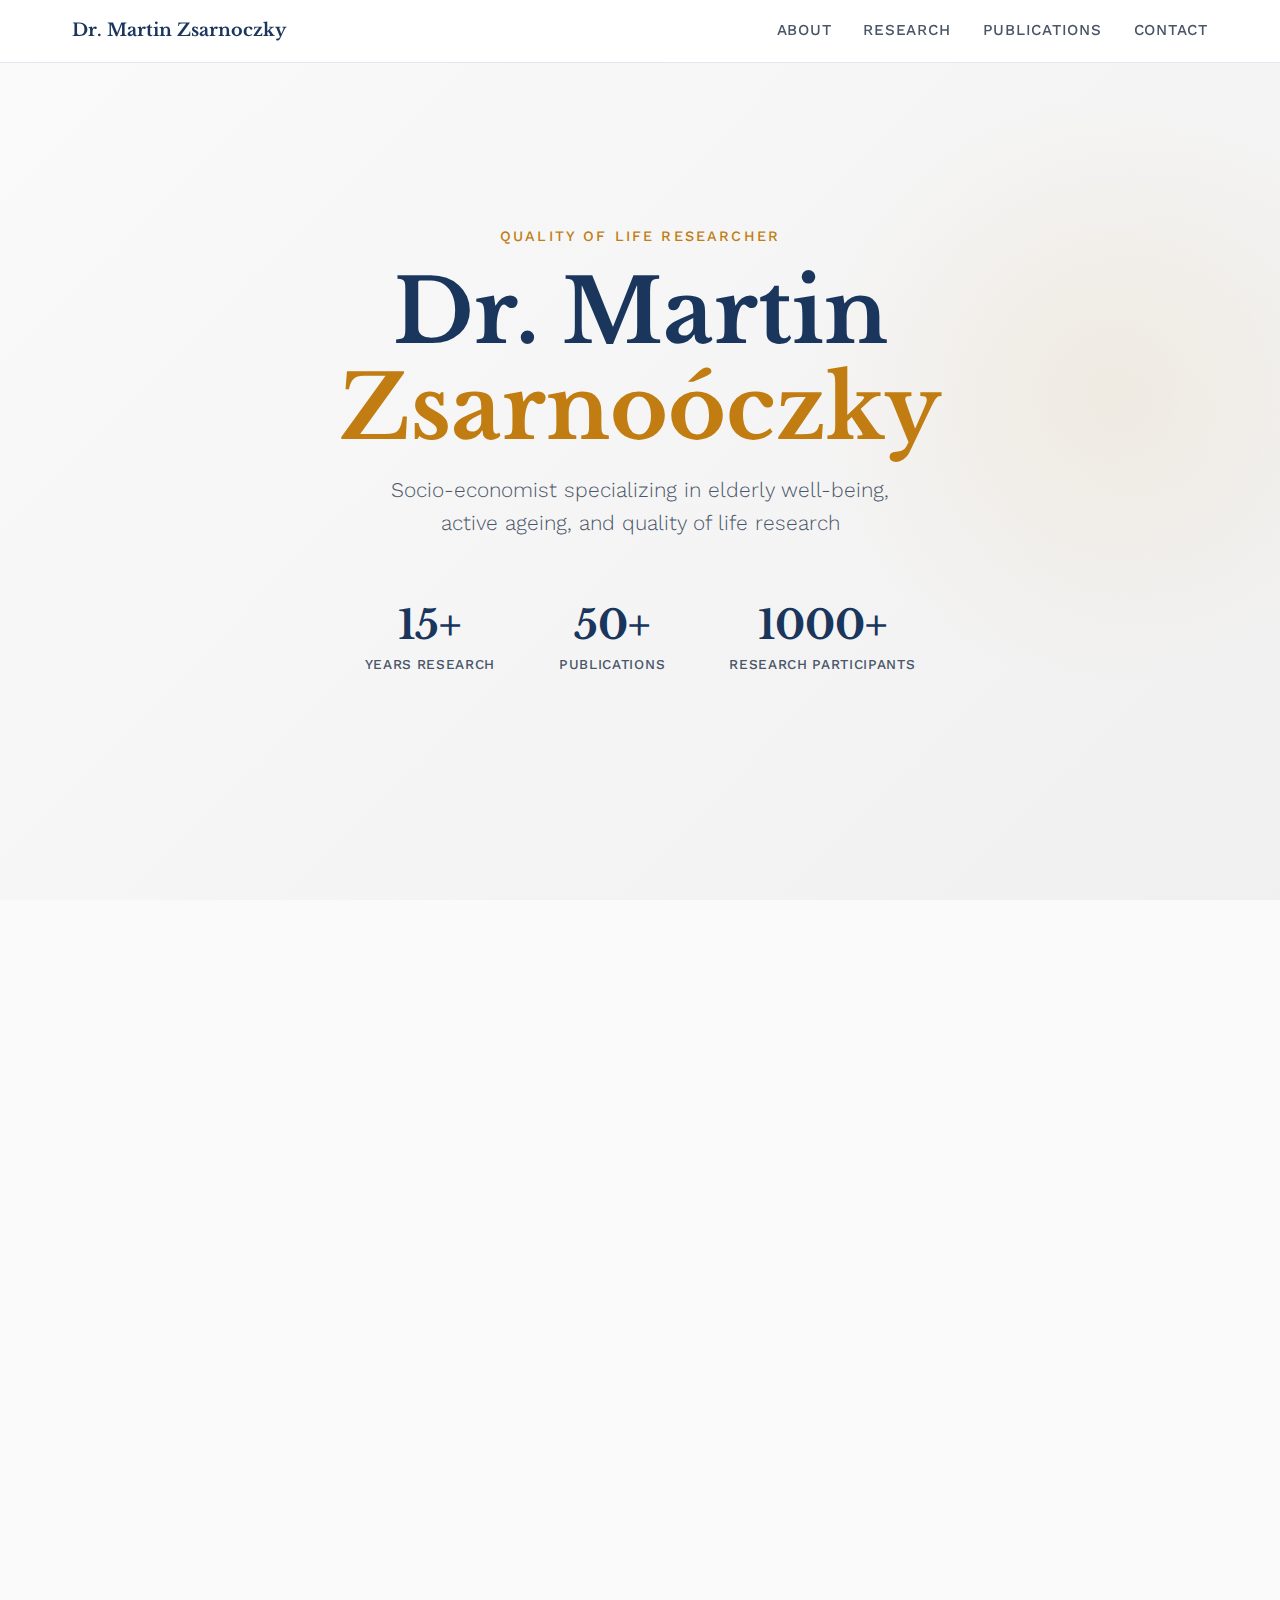
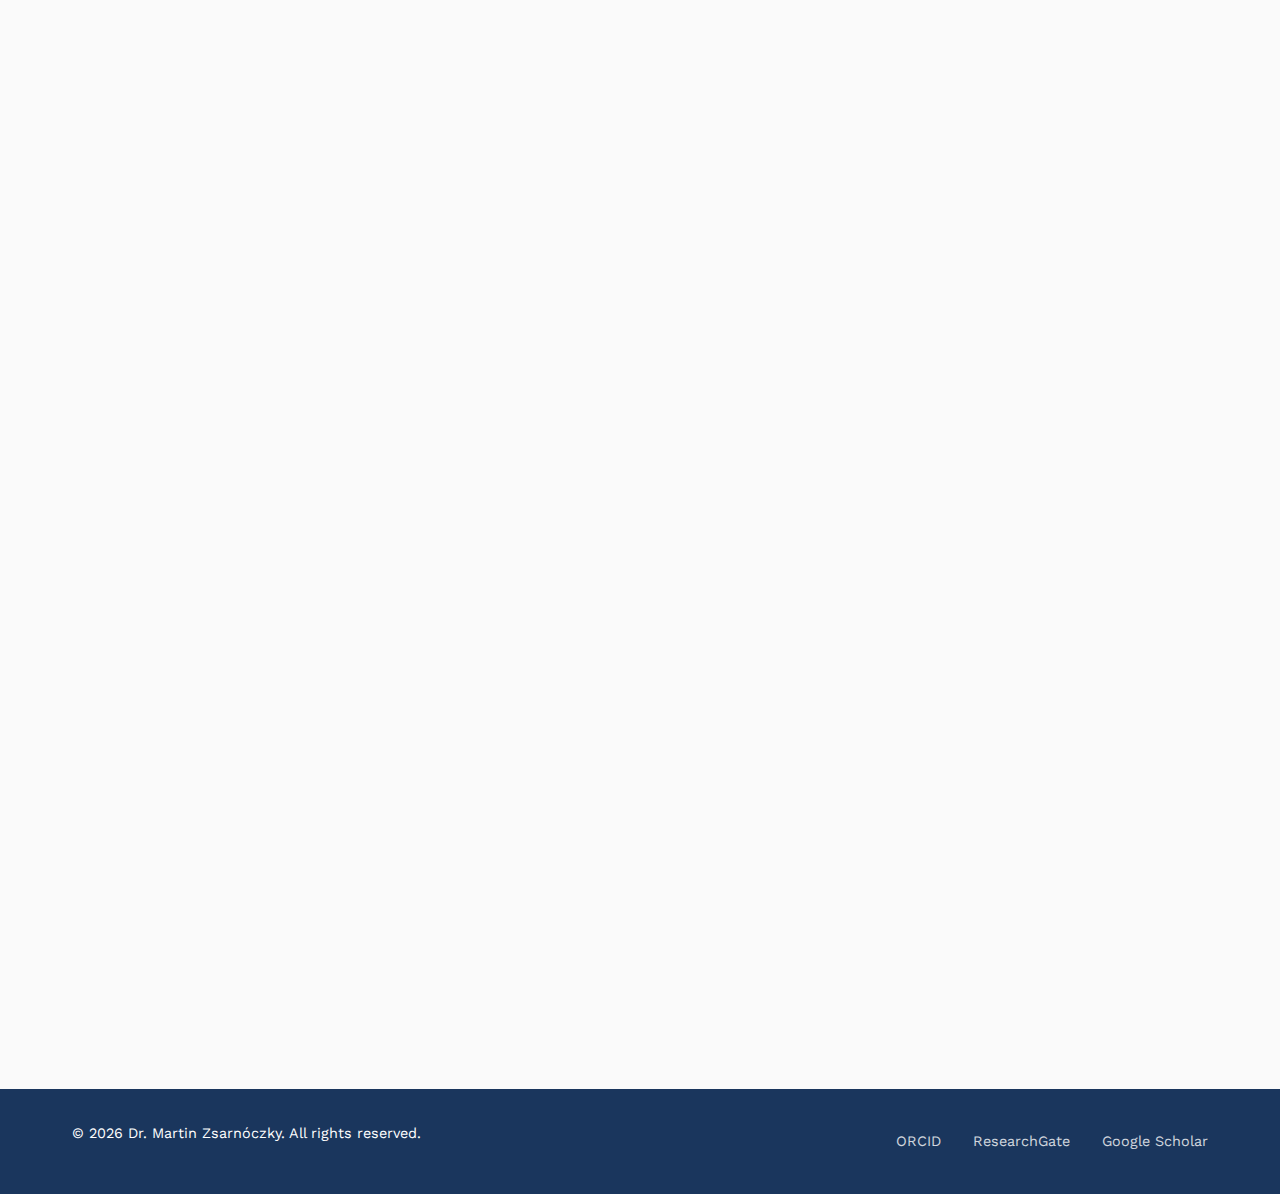
<file: index.html>
<!DOCTYPE html>
<html lang="en">
<head>
    <meta charset="UTF-8">
    <meta name="viewport" content="width=device-width, initial-scale=1.0">
    <meta name="description" content="Dr. Martin Zsarnoczky - Socio-economist specializing in quality of life research, active ageing, and elderly well-being. Professor at WSG University of Economy.">
    <meta name="keywords" content="Martin Zsarnoczky, quality of life research, gerontology, active ageing, elderly well-being, senior tourism, social policy, dementia, ehealth">
    <meta name="author" content="Dr. Martin Zsarnoczky">
    
    <!-- Open Graph / Social Media -->
    <meta property="og:type" content="website">
    <meta property="og:title" content="Dr. Martin Zsarnóczky - Quality of Life Researcher">
    <meta property="og:description" content="Socio-economist specializing in elderly well-being and active ageing research">
    <meta property="og:url" content="https://zsarnoczkymartin.github.io">
    
    <!-- Structured Data for Google Scholar & Search Engines -->
    <script type="application/ld+json">
    {
      "@context": "https://schema.org",
      "@type": "Person",
      "name": "Martin Zsarnoczky",
      "givenName": "Martin",
      "familyName": "Zsarnoczky",
      "honorificPrefix": "Dr.",
      "jobTitle": "Professor & Quality of Life Researcher",
      "description": "Socio-economist specializing in quality of life research, active ageing, elderly well-being and ehealth solutions",
      "url": "https://zsarnoczkymartin.github.io",
      "sameAs": [
        "https://orcid.org/0000-0002-2905-2168",
        "https://www.researchgate.net/profile/Martin-Zsarnoczky",
        "https://scholar.google.com/citations?user=YOUR_SCHOLAR_ID"
      ],
      "affiliation": [
        {
          "@type": "Organization",
          "name": "WSG University of Economy"
        },
        {
          "@type": "Organization", 
          "name": "External Member of the Hungarian Academy of Sciences"
        }
      ],
      "alumniOf": {
        "@type": "EducationalOrganization",
        "name": "Budapest Business School"
      },
      "knowsAbout": [
        "Quality of Life Research",
        "Gerontology",
        "Active Ageing",
        "Senior Tourism",
        "Ehealth",
        "Social Policy",
        "Dementia",
        "Well-being Economics"
      ]
    }
    </script>
    
    <title>Dr. Martin Zsarnoczky - Quality of Life Researcher</title>
    <link rel="stylesheet" href="style.css">
    
    <!-- Google Fonts -->
    <link rel="preconnect" href="https://fonts.googleapis.com">
    <link rel="preconnect" href="https://fonts.gstatic.com" crossorigin>
    <link href="https://fonts.googleapis.com/css2?family=Libre+Baskerville:ital,wght@0,400;0,700;1,400&family=Work+Sans:wght@300;400;500;600&display=swap" rel="stylesheet">
</head>
<body>
    <!-- Navigation -->
    <nav class="nav">
        <div class="nav-container">
            <a href="#home" class="nav-logo">Dr. Martin Zsarnoczky</a>
            <div class="nav-links">
                <a href="#about">About</a>
                <a href="#research">Research</a>
                <a href="#publications">Publications</a>
                <a href="#contact">Contact</a>
            </div>
        </div>
    </nav>

    <!-- Hero Section -->
    <section id="home" class="hero">
        <div class="hero-content">
            <div class="hero-label">Quality of Life Researcher</div>
            <h1 class="hero-title">
                Dr. Martin<br>
                <span class="hero-accent">Zsarnoóczky</span>
            </h1>
            <p class="hero-subtitle">
                Socio-economist specializing in elderly well-being,<br>
                active ageing, and quality of life research
            </p>
            <div class="hero-stats">
                <div class="stat">
                    <div class="stat-number">15+</div>
                    <div class="stat-label">Years Research</div>
                </div>
                <div class="stat">
                    <div class="stat-number">50+</div>
                    <div class="stat-label">Publications</div>
                </div>
                <div class="stat">
                    <div class="stat-number">1000+</div>
                    <div class="stat-label">Research Participants</div>
                </div>
            </div>
        </div>
        <div class="hero-decoration"></div>
    </section>

    <!-- About Section -->
    <section id="about" class="about">
        <div class="container">
            <div class="section-header">
                <span class="section-number">01</span>
                <h2 class="section-title">About</h2>
            </div>
            
            <div class="about-grid">
                <div class="about-text">
                    <p class="lead">
                        I research how communities can improve quality of life for older adults through evidence-based interventions and social policy innovation.
                    </p>
                    <p>
                        My work on the <strong>"Nagykanizsa Model"</strong> demonstrated that social engagement significantly impacts elderly well-being—a finding recognized by the European Commission as a best practice in elderly policy innovation (Brussels, 2018).
                    </p>
                    <p>
                        Through comprehensive research involving over 1,000 participants, I've shown that community-based approaches to active ageing can dramatically improve life satisfaction and well-being among older adults.
                    </p>
                </div>
                
                <div class="about-highlights">
                    <div class="highlight-card">
                        <h3>Recognition</h3>
                        <ul>
                            <li>European Commission Award - "Nagykanizsa Model" for elderly well-being</li>
                            <li>Top 30 Young European Researchers - Regional Studies Assocation (Brussels, Belgium)</li>
                            <li>Bestowed Member - New York Hungarian Scientific Society (New York, USA)</li>
                            <li>External Member - Hungarian Academy of Sciences (Budapest, Hungary)</li>
                            <li>TOP 3 CEE Innovative Approach - European Bank for Reconstruction and Development (London, UK)</li>
                            <li>Lifetime Achievent Award - The Polish Chamber of Nursing Homes (Lodz, Poland)Top 30 Young European Researchers</li>
                            </ul>
                    </div>
                    
                    <div class="highlight-card">
                        <h3>Current Positions</h3>
                        <ul>
                            <li>Professor, WSG University of Economy</li>
                            <li>President, American Hungarian Chamber of Commerce of NY (USA)</li>
                            <li>Research Director, MatraLab Research Center and Matra Home Care</li>
                        </ul>
                    </div>
                </div>
            </div>
        </div>
    </section>

    <!-- Research Areas -->
    <section id="research" class="research">
        <div class="container">
            <div class="section-header">
                <span class="section-number">02</span>
                <h2 class="section-title">Research Areas</h2>
            </div>
            
            <div class="research-grid">
                <div class="research-card">
                    <div class="research-icon">🧓</div>
                    <h3>Active Ageing & Gerontology</h3>
                    <p>Investigating successful ageing processes, community engagement programs, and quality of life factors for elderly populations.</p>
                </div>
                
                <div class="research-card">
                    <div class="research-icon">📊</div>
                    <h3>Quality of Life Research</h3>
                    <p>Developing and applying methodologies to measure and improve well-being across different life stages and social contexts.</p>
                </div>
                
                <div class="research-card">
                    <div class="research-icon">✈️</div>
                    <h3>Senior Tourism</h3>
                    <p>Exploring tourism as a vehicle for active ageing, health promotion, and social engagement among older adults.</p>
                </div>
                
                <div class="research-card">
                    <div class="research-icon">🏛️</div>
                    <h3>Social Policy Innovation</h3>
                    <p>Designing evidence-based policy recommendations for improving elderly care systems and community support structures.</p>
                </div>
            </div>
        </div>
    </section>

    <!-- Featured Publications -->
    <section id="publications" class="publications">
        <div class="container">
            <div class="section-header">
                <span class="section-number">03</span>
                <h2 class="section-title">Featured Publications</h2>
            </div>
            
            <div class="publication-list">
                <article class="publication-item featured">
                    <div class="publication-type">Monograph</div>
                    <h3 class="publication-title">Idősélet Vizsgálata Nagykanizsán 2009-2019 között</h3>
                    <div class="publication-subtitle">Examination of Elderly Life in Nagykanizsa 2009-2019</div>
                    <div class="publication-authors">Zsarnóczky, M., Keller, K., & Tóth-Kaszás, N.</div>
                    <div class="publication-meta">
                        <span>MATRALAB, 2021</span>
                        <span>ISBN: 978-615-6420-00-8</span>
                    </div>
                    <p class="publication-abstract">
                        Comprehensive research examining quality of life and well-being of elderly residents in Nagykanizsa over a decade. Based on 1,000+ survey participants and in-depth stakeholder interviews, revealing the "Nagykanizsa Model" for active ageing through community engagement.
                    </p>
                    <div class="publication-links">
                        <a href="#" class="btn-link">PDF</a>
                        <a href="#" class="btn-link">DOI</a>
                        <a href="#" class="btn-link">Citations</a>
                    </div>
                </article>
                
                <article class="publication-item">
                    <div class="publication-type">Journal Article</div>
                    <h3 class="publication-title">Idősek városképe – egy városmárka-asszociációs kutatás korcsoportspecifikus eredményei</h3>
                    <div class="publication-authors">Kovács, L., Zsarnóczky, M., Keller, K., & Tóth-Kaszás, N.</div>
                    <div class="publication-meta">
                        <span>Tér és Társadalom, 2021</span>
                        <span>35(1): 113-135</span>
                    </div>
                    <div class="publication-links">
                        <a href="https://tet.rkk.hu/index.php/TeT/article/view/3208" class="btn-link" target="_blank">View</a>
                    </div>
                </article>
                
                <article class="publication-item">
                    <div class="publication-type">Book</div>
                    <h3 class="publication-title">A sikeres időskor esszenciái: életminőség és jól-lét</h3>
                    <div class="publication-subtitle">Essentials of Successful Ageing: Quality of Life and Well-being</div>
                    <div class="publication-authors">Zsarnóczky, M.</div>
                    <div class="publication-meta">
                        <span>MATRALAB, 2019</span>
                        <span>ISBN: 978-615-8116-03-9</span>
                    </div>
                    <div class="publication-links">
                        <a href="#" class="btn-link">PDF</a>
                    </div>
                </article>
            </div>
            
            <div class="view-all">
                <a href="publications.html" class="btn-primary">View All Publications →</a>
            </div>
        </div>
    </section>

    <!-- Academic Profiles -->
    <section class="profiles">
        <div class="container">
            <h2 class="profiles-title">Academic Profiles</h2>
            <div class="profiles-grid">
                <a href="https://orcid.org/0000-0002-2905-2168" target="_blank" class="profile-card">
                    <div class="profile-icon">🔗</div>
                    <div class="profile-name">ORCID</div>
                    <div class="profile-id">0000-0002-2905-2168</div>
                </a>
                
                <a href="https://www.researchgate.net/profile/Martin-Zsarnoczky" target="_blank" class="profile-card">
                    <div class="profile-icon">📚</div>
                    <div class="profile-name">ResearchGate</div>
                    <div class="profile-detail">Publications & Citations</div>
                </a>
                
                <a href="#" target="_blank" class="profile-card">
                    <div class="profile-icon">🎓</div>
                    <div class="profile-name">Google Scholar</div>
                    <div class="profile-detail">Citation Metrics</div>
                </a>
                
                <a href="#" target="_blank" class="profile-card">
                    <div class="profile-icon">💼</div>
                    <div class="profile-name">LinkedIn</div>
                    <div class="profile-detail">Professional Network</div>
                </a>
            </div>
        </div>
    </section>

    <!-- Contact Section -->
    <section id="contact" class="contact">
        <div class="container">
            <div class="section-header">
                <span class="section-number">04</span>
                <h2 class="section-title">Contact</h2>
            </div>
            
            <div class="contact-grid">
                <div class="contact-info">
                    <h3>Get in Touch</h3>
                    <p>Interested in collaboration, speaking engagements, or discussing research opportunities?</p>
                    
                    <div class="contact-details">
                        <div class="contact-item">
                            <strong>Email:</strong>
                            <a href="mailto:martin.zsarnoczky@gmail.com">martin.zsarnoczky@gmail.com</a>
                        </div>
                        
                        <div class="contact-item">
                            <strong>Institution:</strong>
                            WSG University of Economy<br>
                            Bydgoszcz, Poland
                        </div>
                        
                        <div class="contact-item">
                            <strong>Research Center:</strong>
                            MatraLab Nonprofit Kft.<br>
                            Parádsasvár, Hungary
                        </div>
                    </div>
                </div>
                
                <div class="contact-interests">
                    <h3>Research Interests</h3>
                    <div class="tags">
                        <span class="tag">Quality of Life Research</span>
                        <span class="tag">Active Ageing</span>
                        <span class="tag">Gerontology</span>
                        <span class="tag">Senior Tourism</span>
                        <span class="tag">Well-being Economics</span>
                        <span class="tag">Social Policy</span>
                        <span class="tag">Community Development</span>
                        <span class="tag">Health Promotion</span>
                    </div>
                </div>
            </div>
        </div>
    </section>

    <!-- Footer -->
    <footer class="footer">
        <div class="container">
            <div class="footer-content">
                <p>&copy; 2025 Dr. Martin Zsarnóczky. All rights reserved.</p>
                <div class="footer-links">
                    <a href="https://orcid.org/0000-0002-2905-2168" target="_blank">ORCID</a>
                    <a href="https://www.researchgate.net/profile/Martin-Zsarnoczky" target="_blank">ResearchGate</a>
                    <a href="#" target="_blank">Google Scholar</a>
                </div>
            </div>
        </div>
    </footer>

    <script src="script.js"></script>
</body>
</html>
</file>
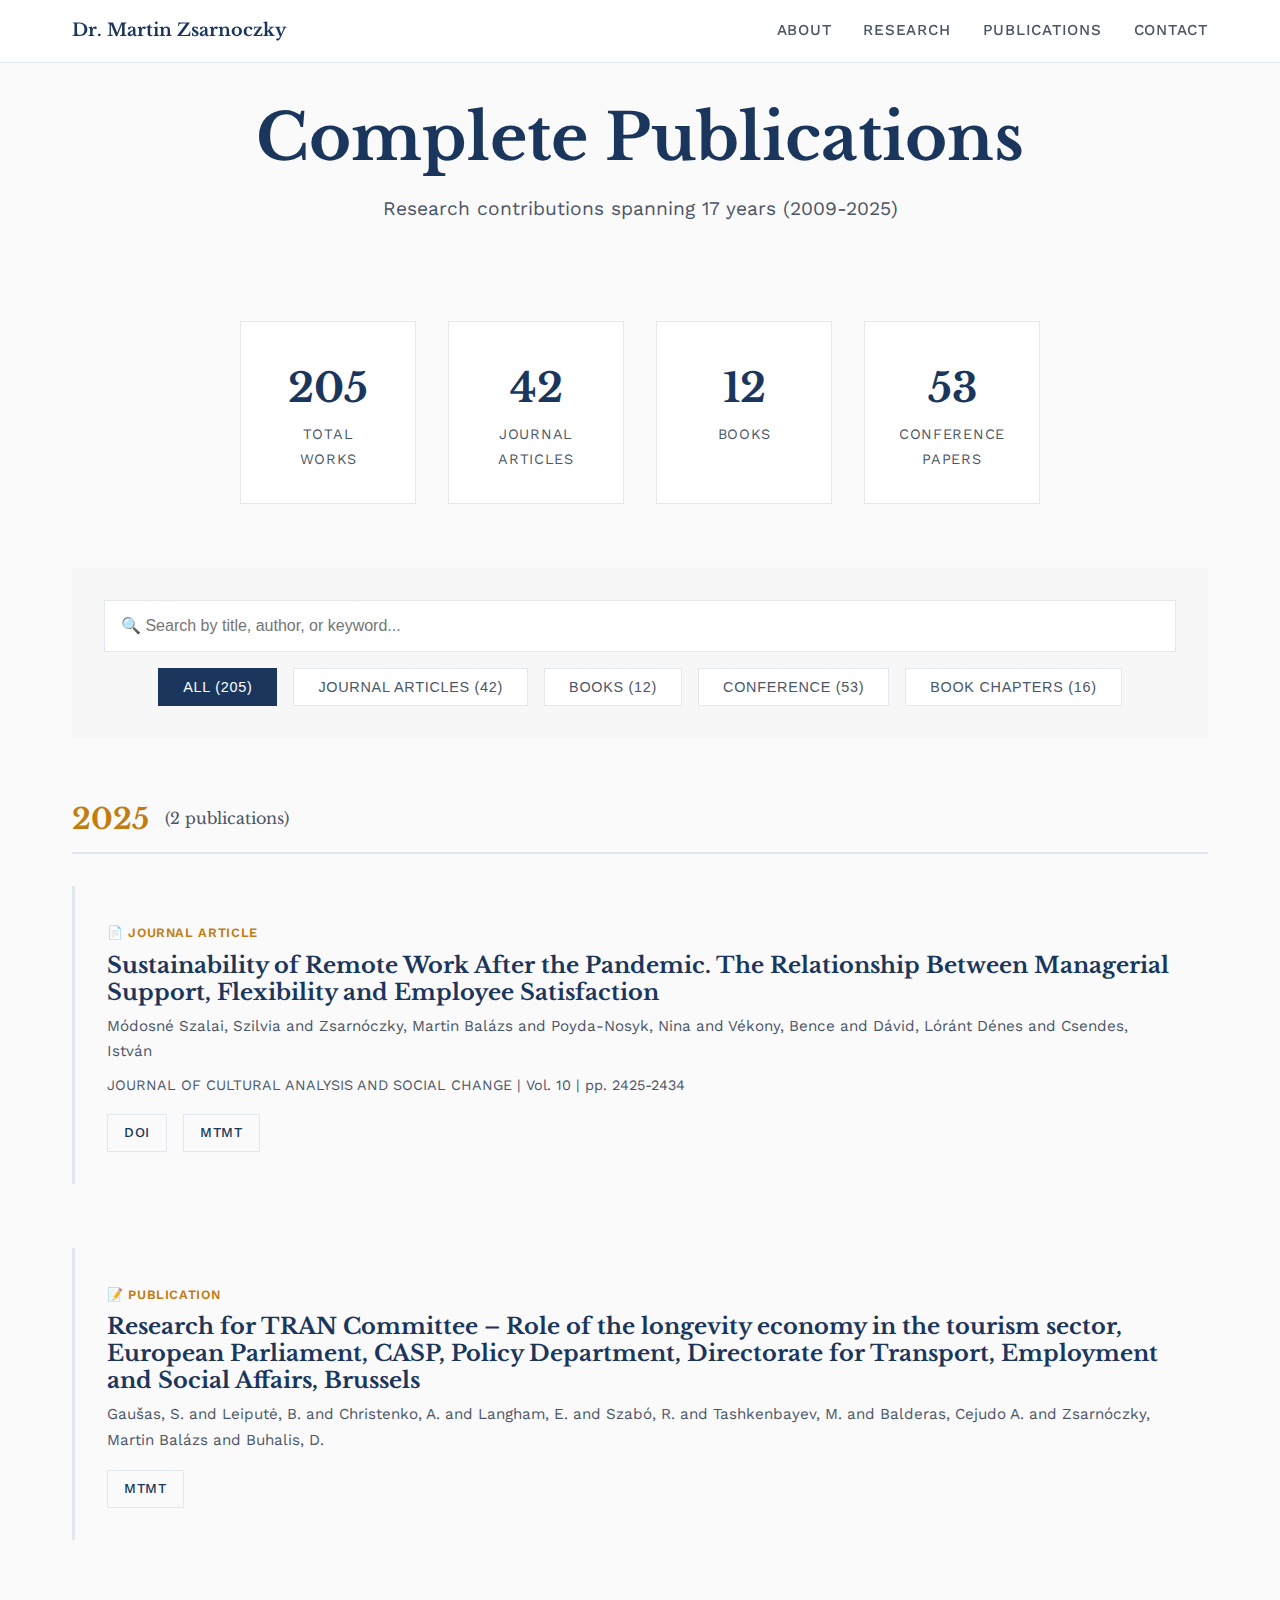
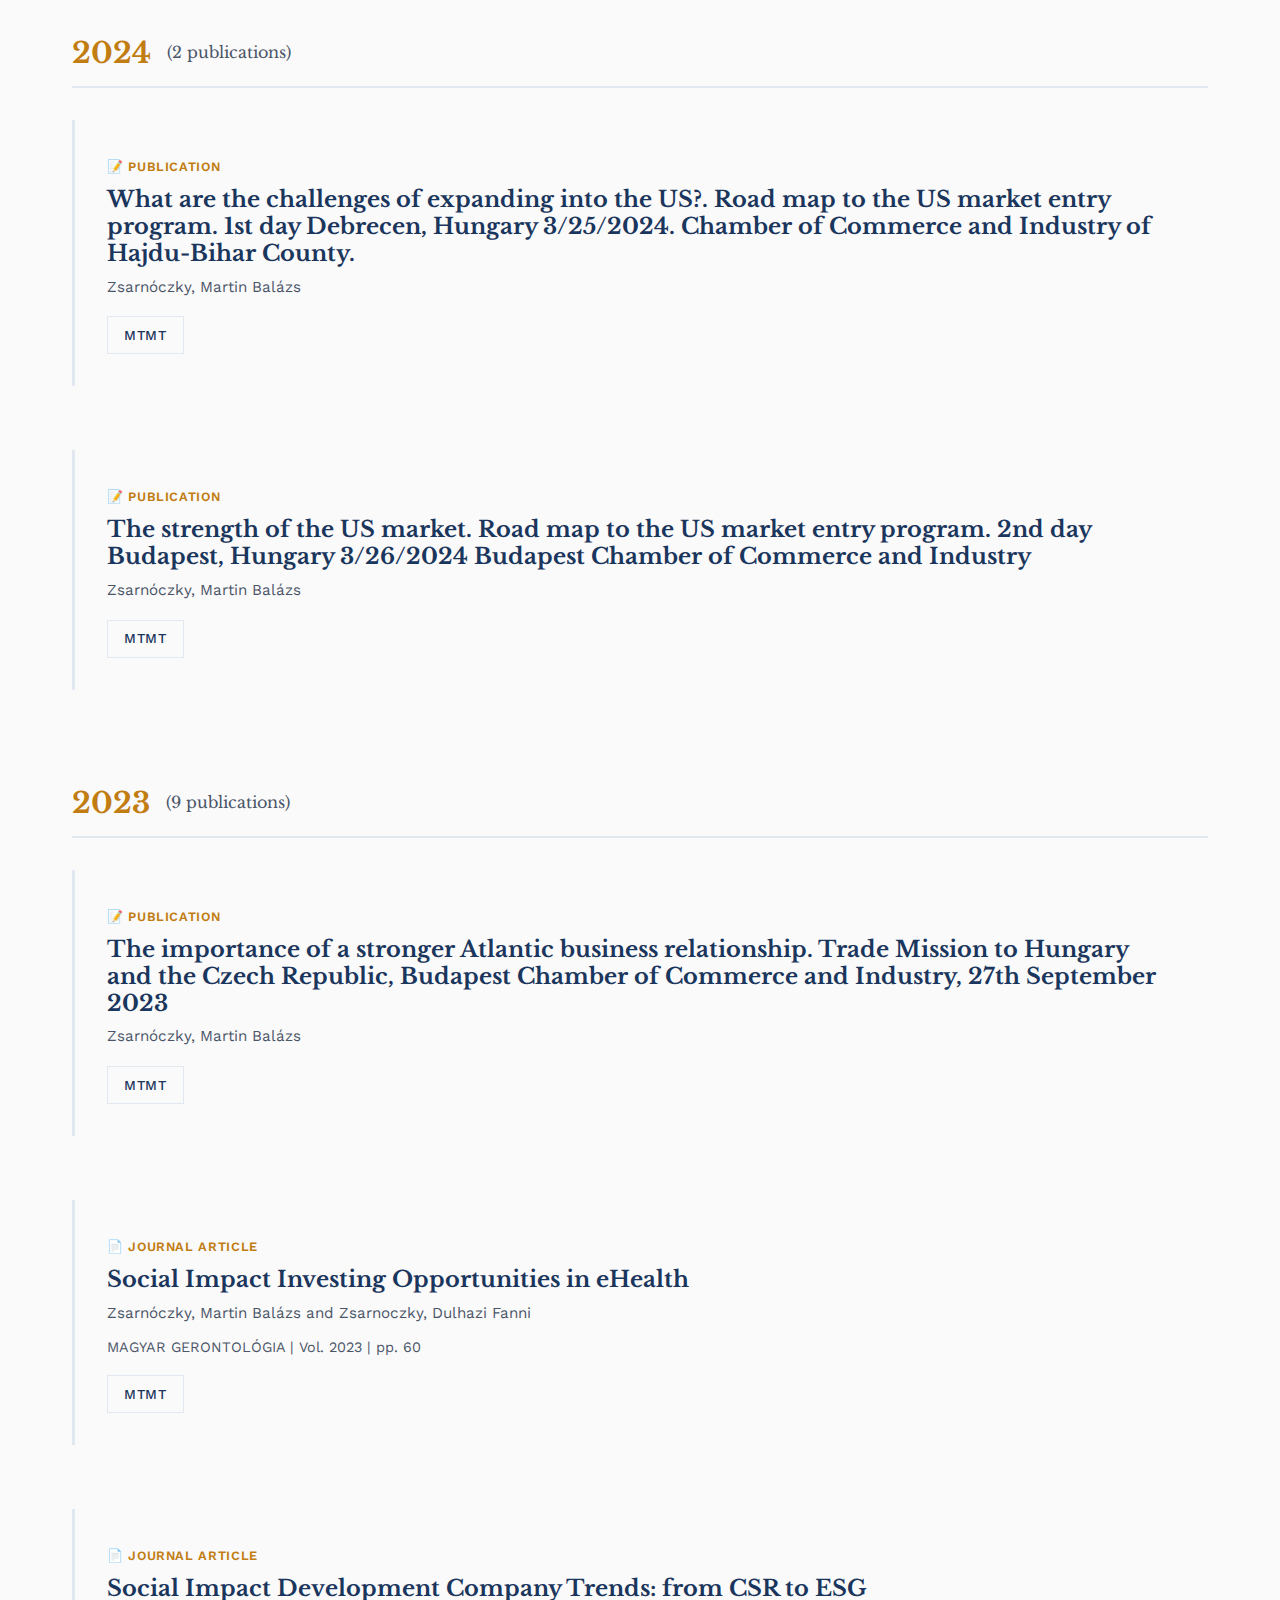
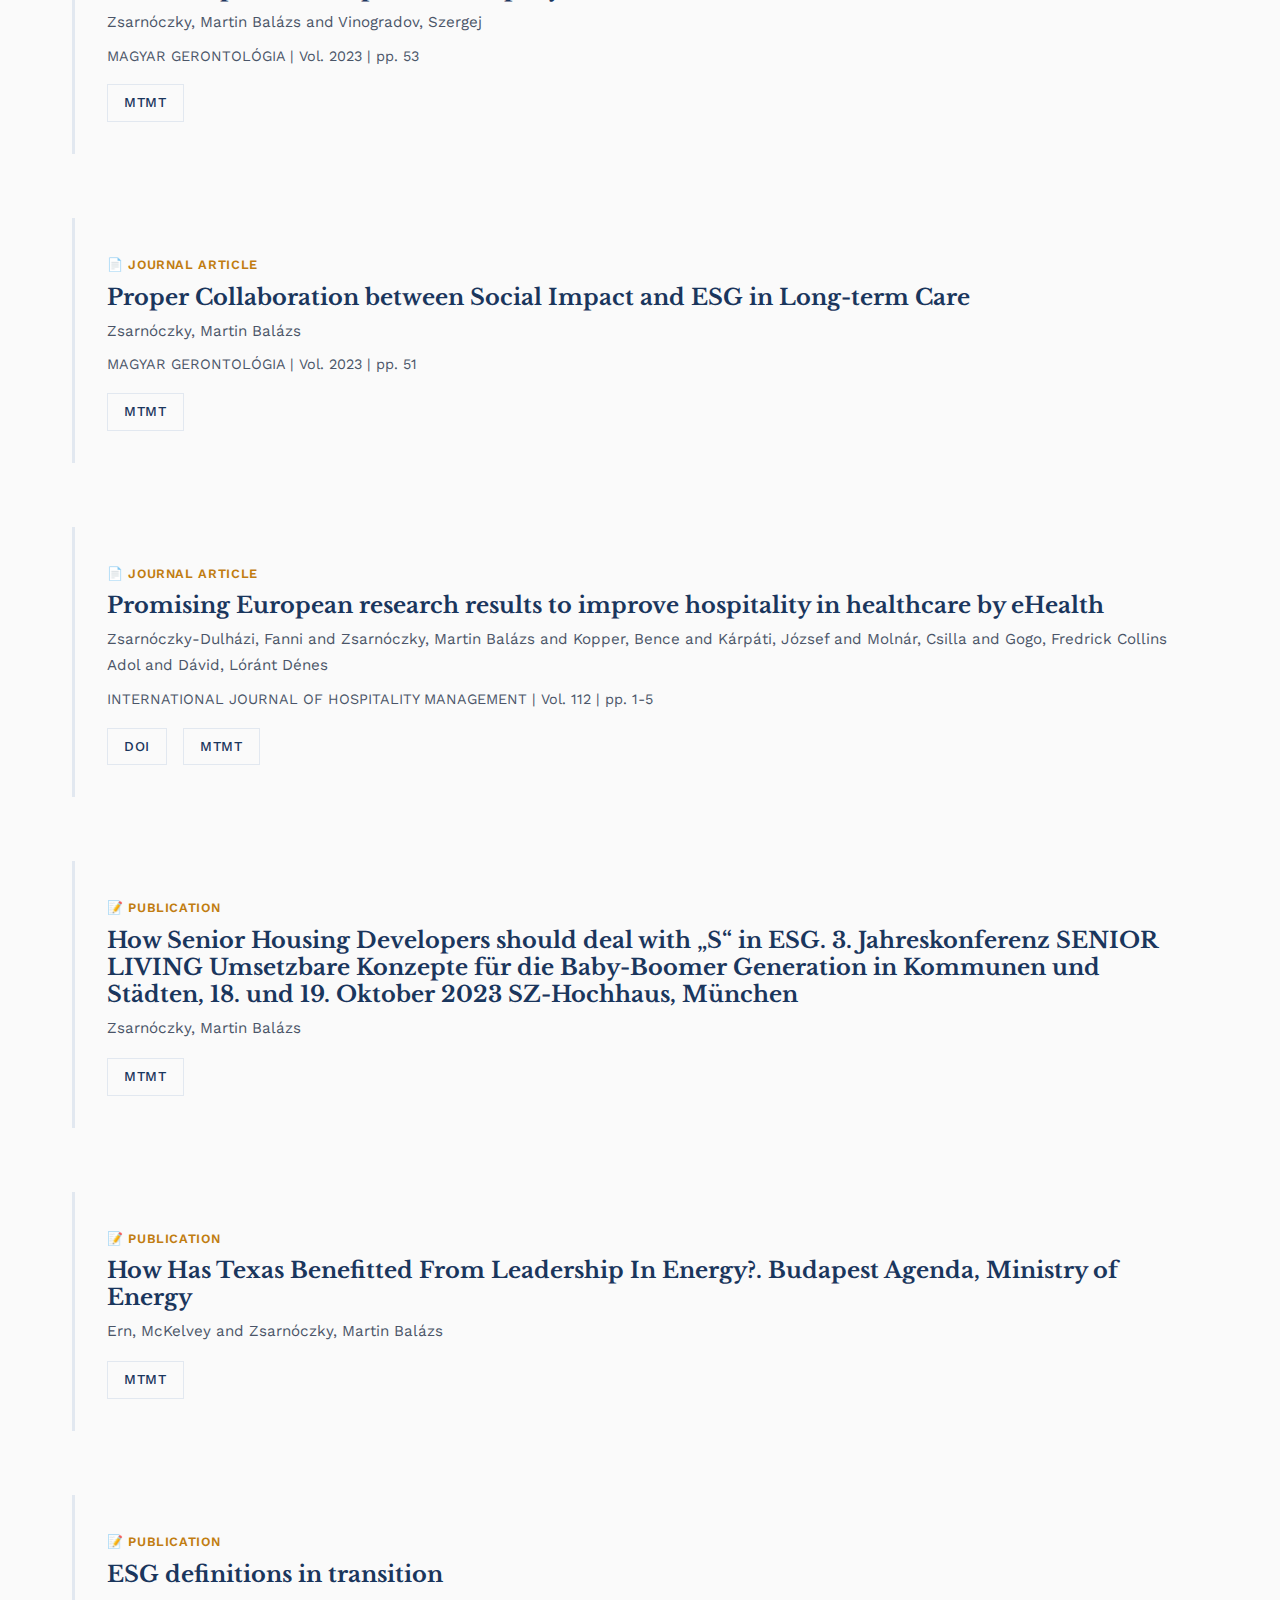
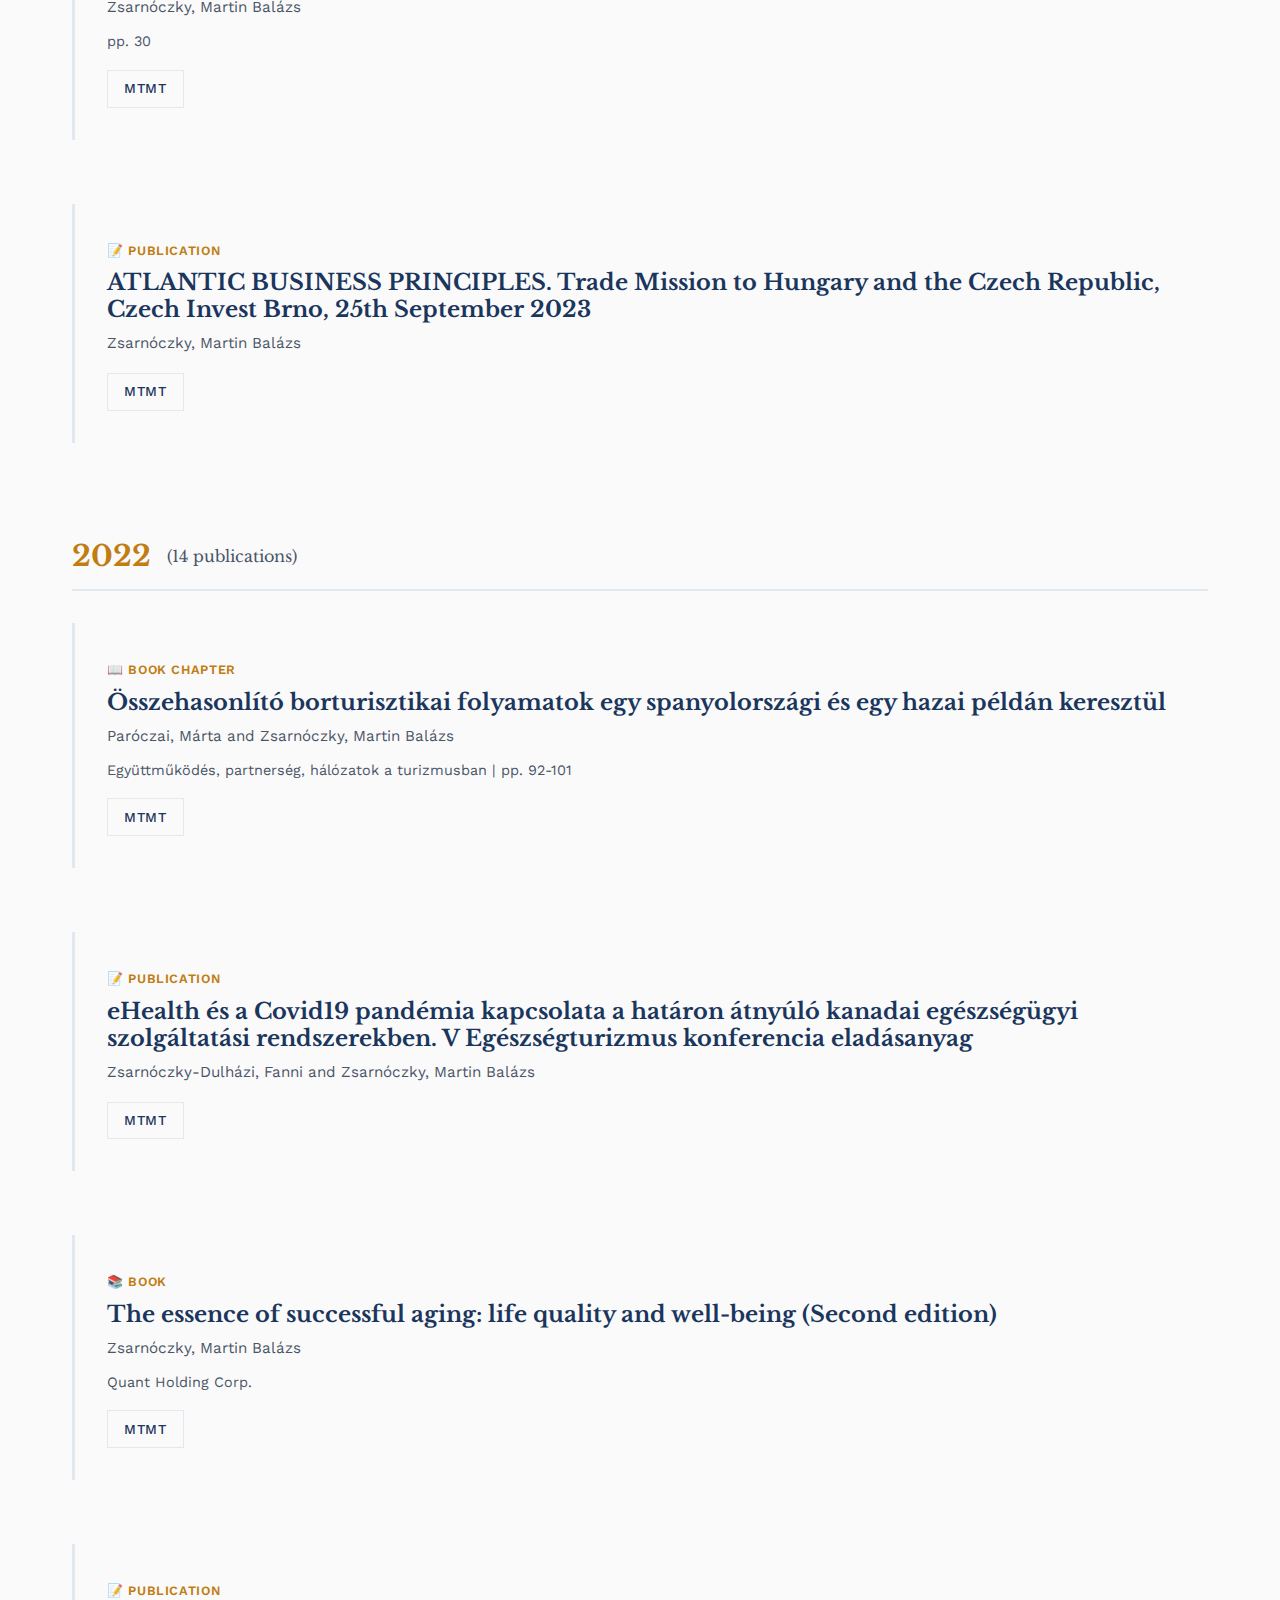
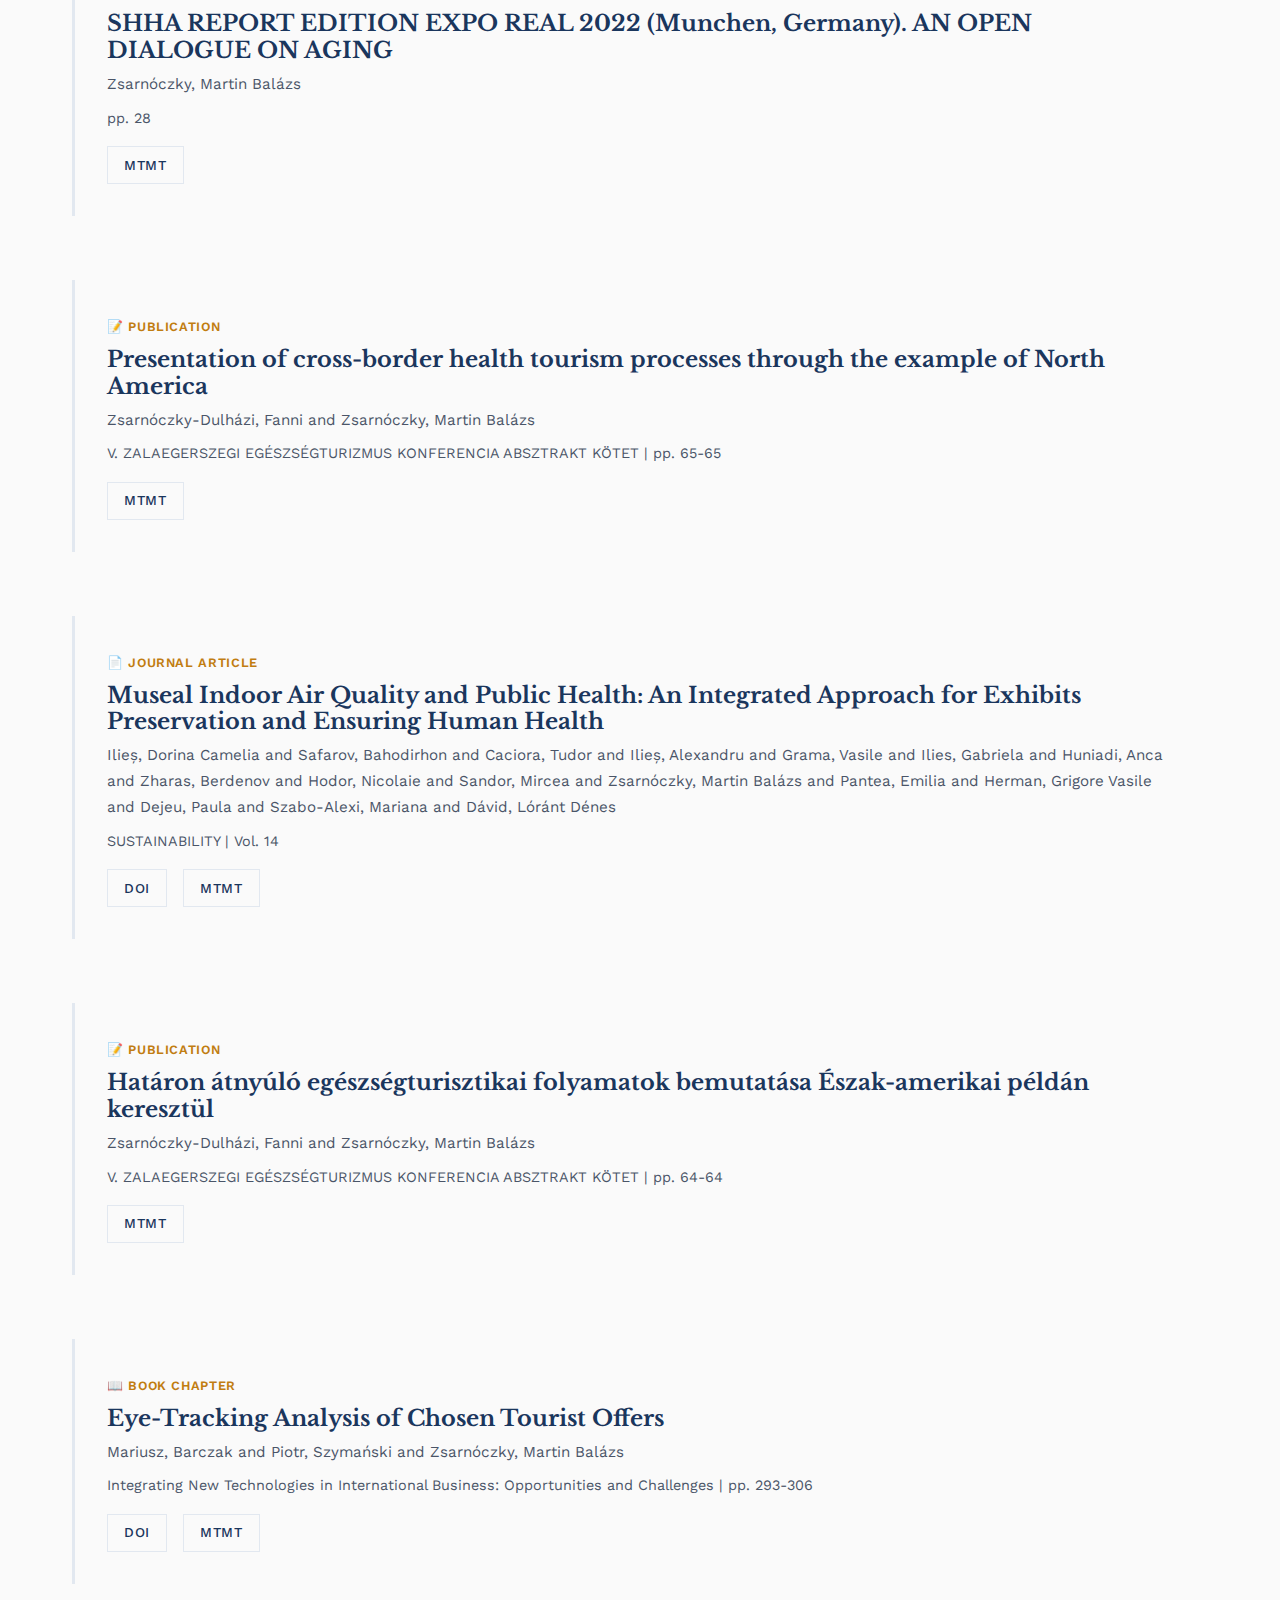
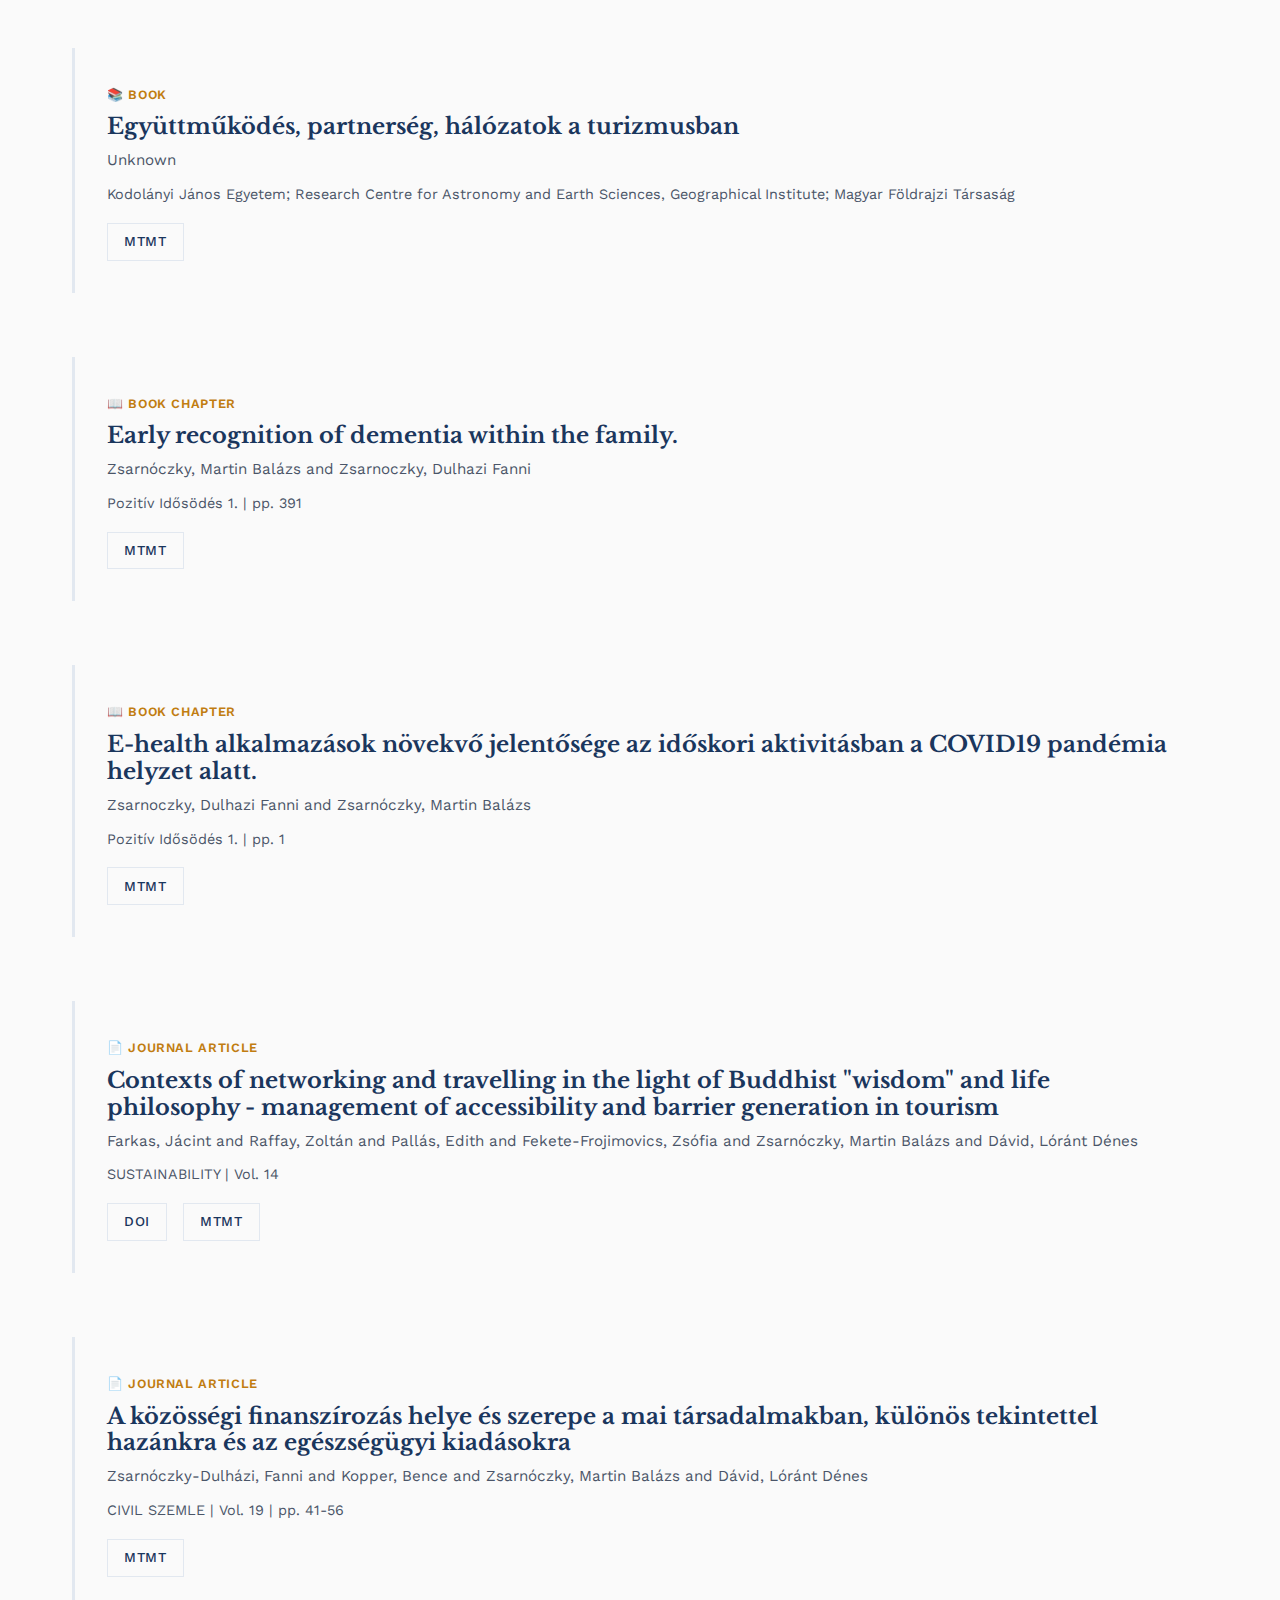
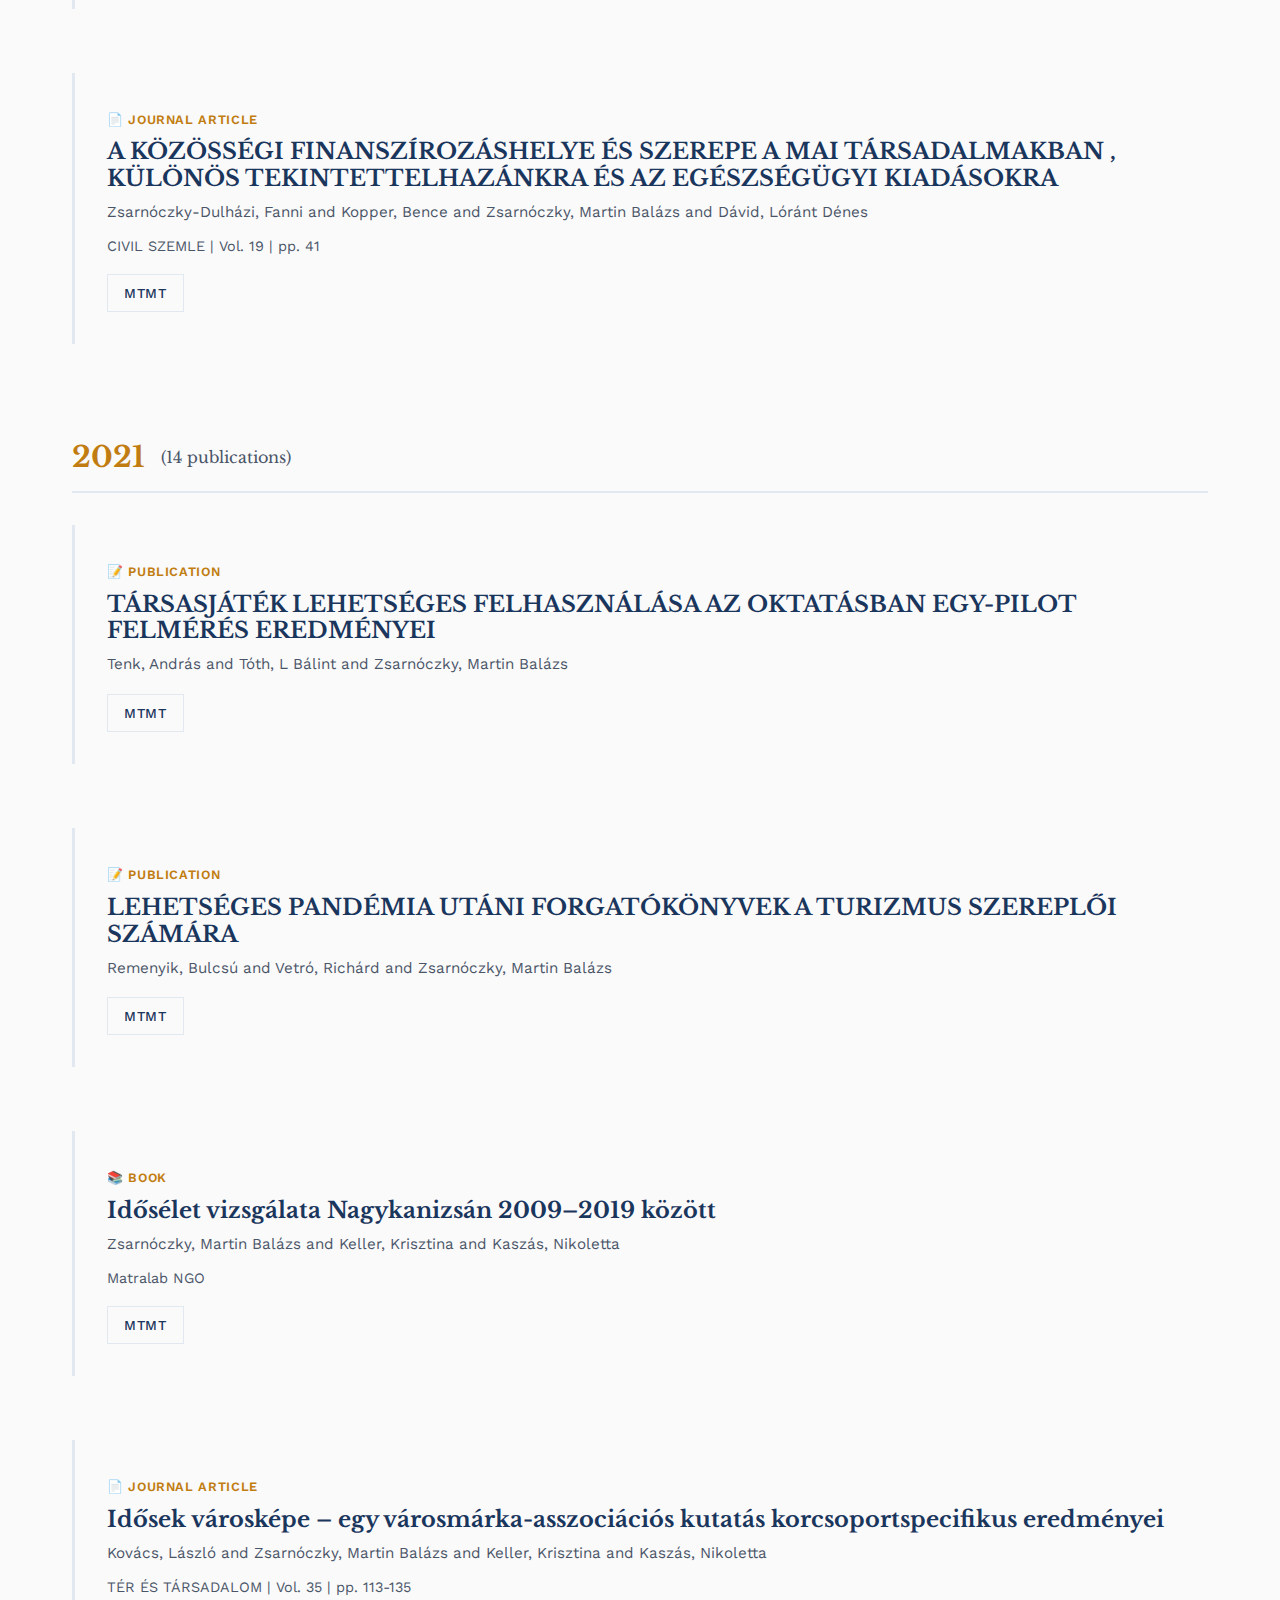
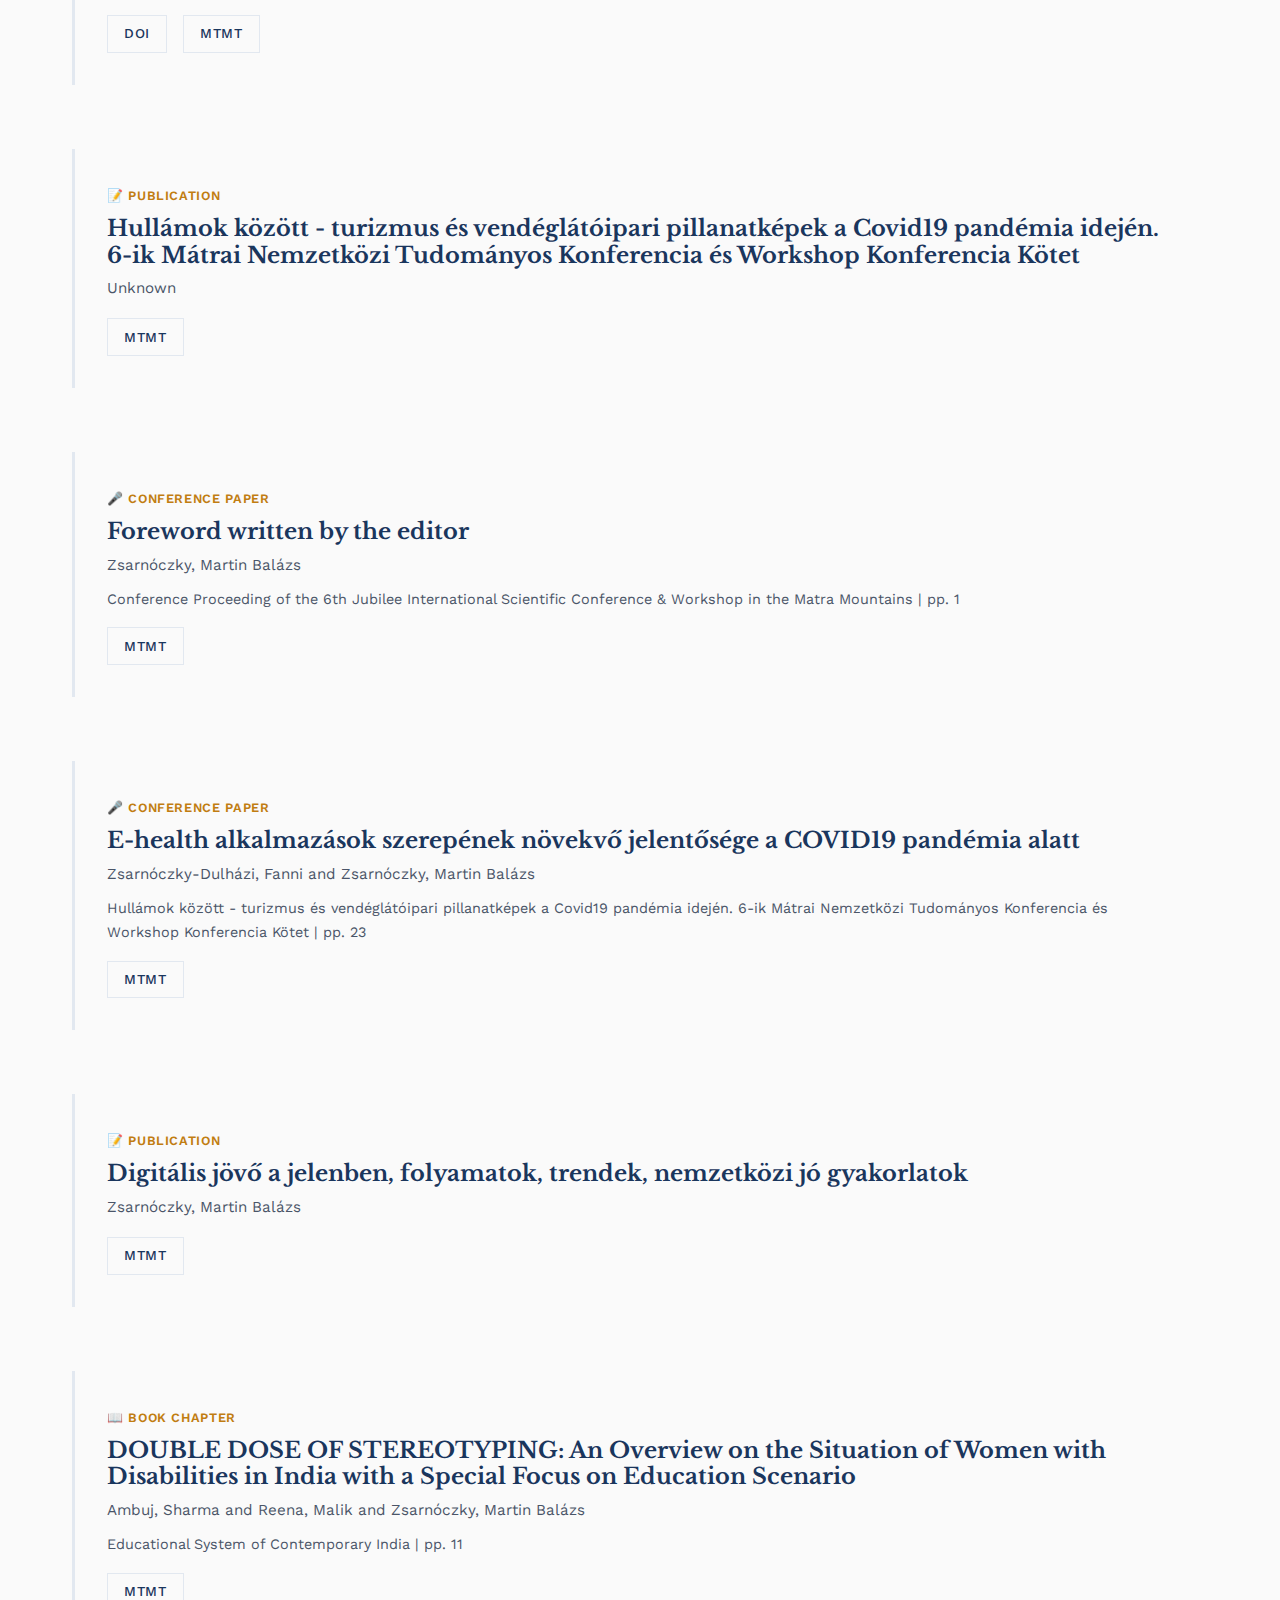
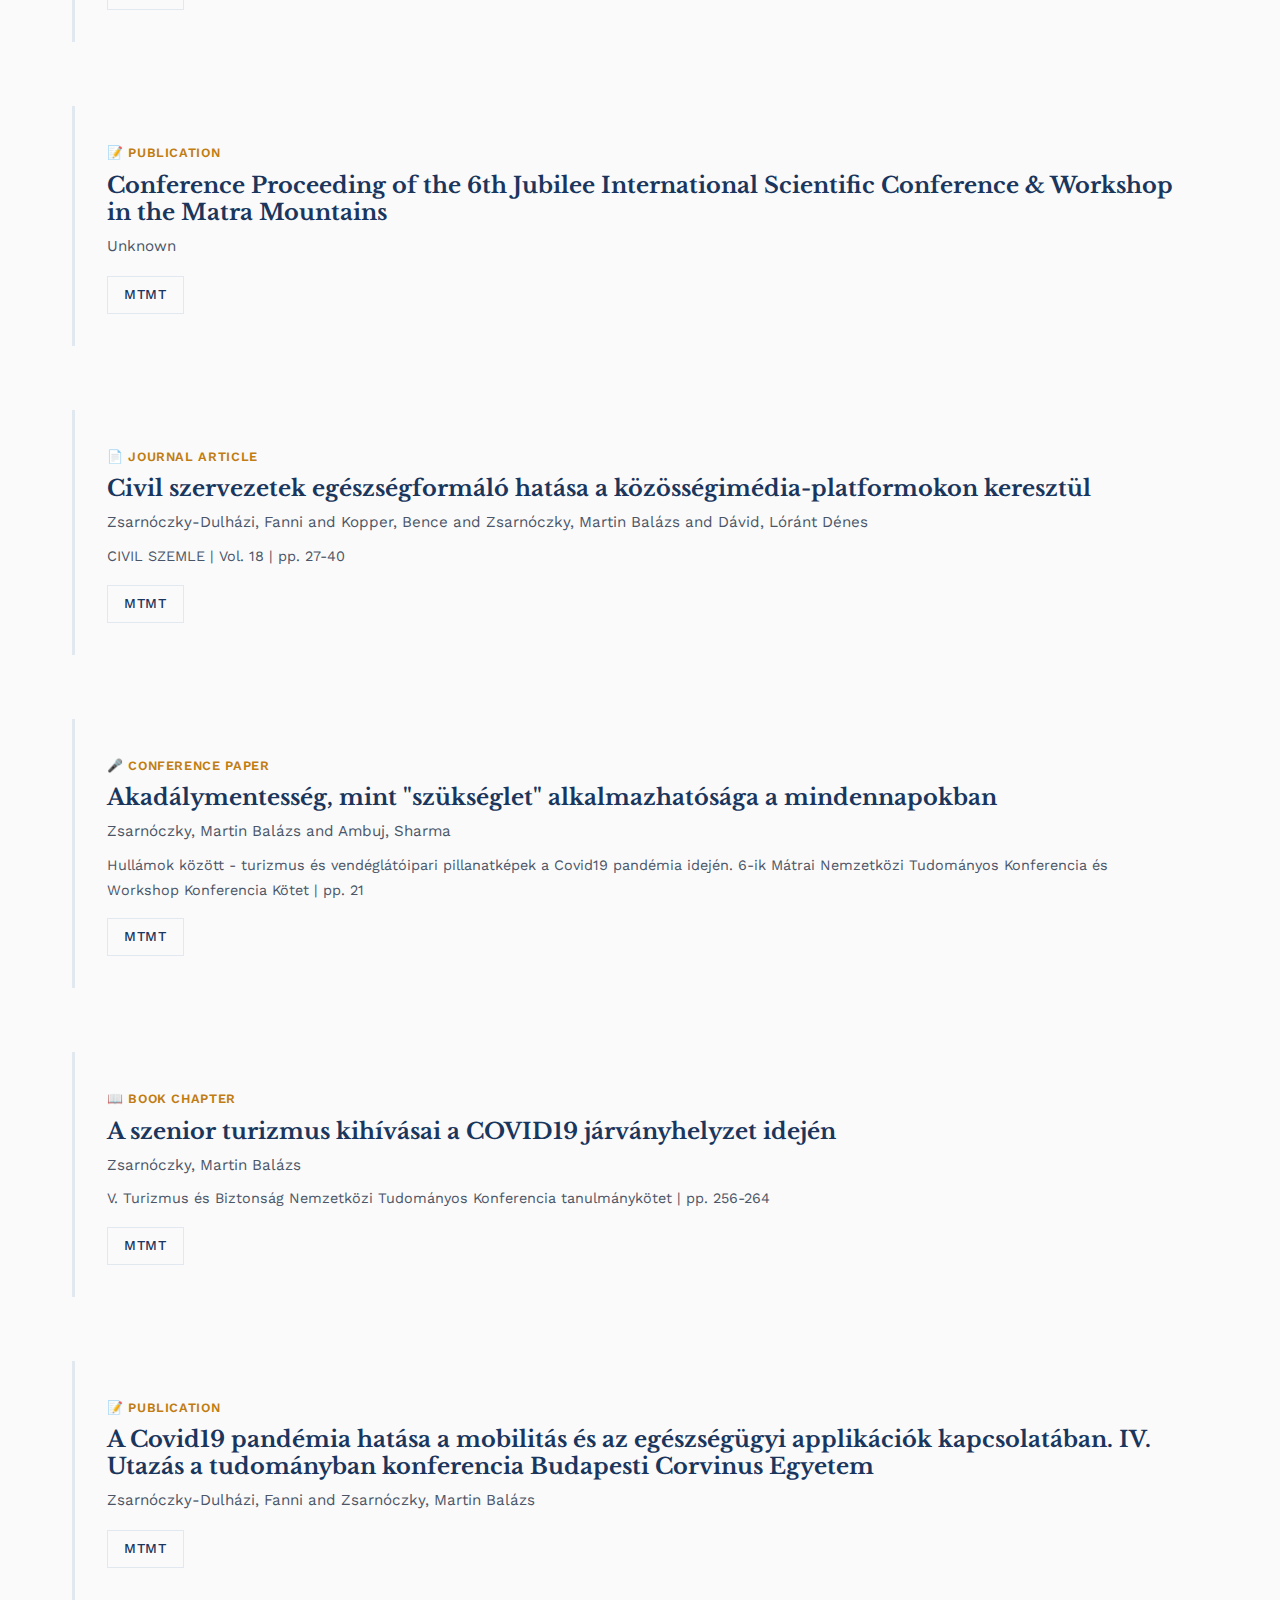
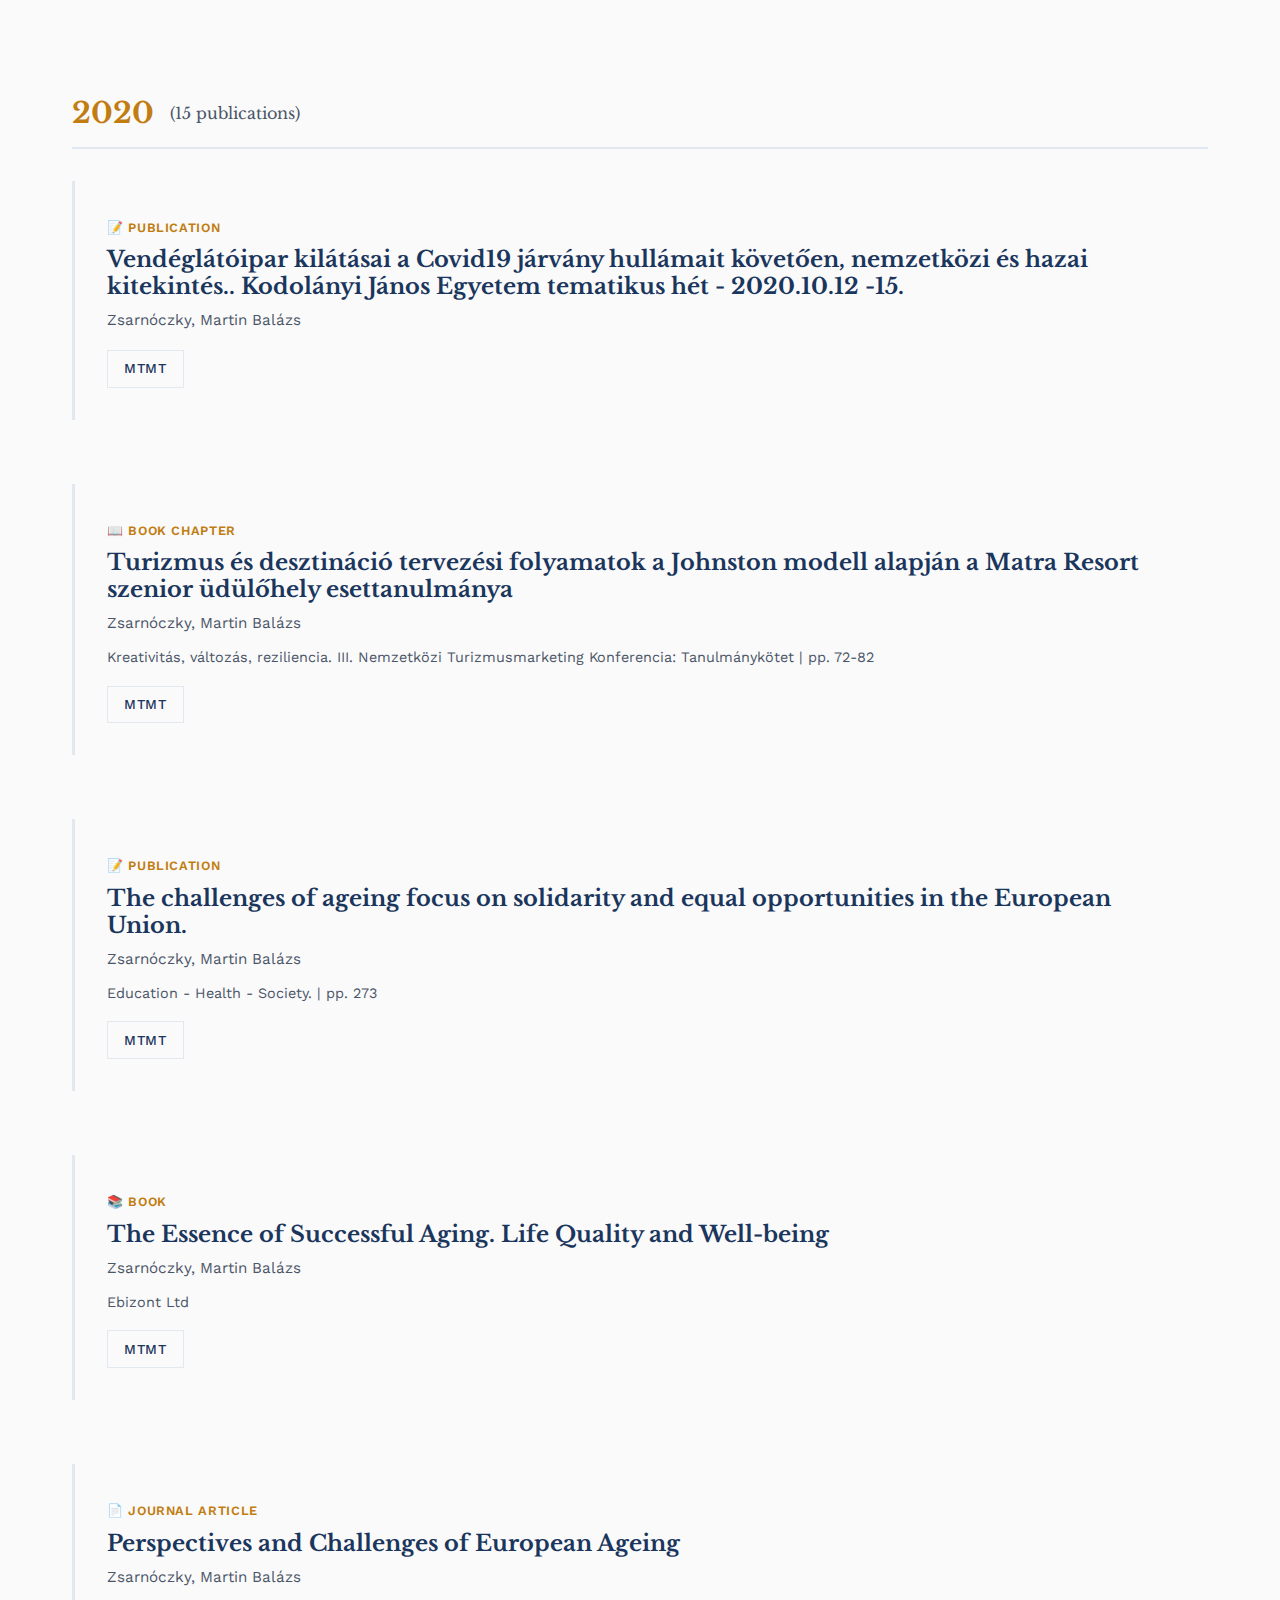
<file: publications.html>
<!DOCTYPE html>
<html lang="en">
<head>
    <meta charset="UTF-8">
    <meta name="viewport" content="width=device-width, initial-scale=1.0">
    <meta name="description" content="Complete list of publications by Dr. Martin Zsarnoczky - 205 research works on quality of life, gerontology, and social policy.">
    <title>Publications - Dr. Martin Zsarnoczky (205 works)</title>
    <link rel="stylesheet" href="style.css">
    
    <link rel="preconnect" href="https://fonts.googleapis.com">
    <link rel="preconnect" href="https://fonts.gstatic.com" crossorigin>
    <link href="https://fonts.googleapis.com/css2?family=Libre+Baskerville:ital,wght@0,400;0,700;1,400&family=Work+Sans:wght@300;400;500;600&display=swap" rel="stylesheet">
    
    <style>
        .publications-page {
            padding-top: 100px;
            min-height: 100vh;
        }
        
        .publications-header {
            text-align: center;
            margin-bottom: var(--space-xl);
        }
        
        .publications-header h1 {
            font-size: clamp(2.5rem, 5vw, 4rem);
            margin-bottom: var(--space-sm);
        }
        
        .publications-header p {
            font-size: 1.2rem;
            color: var(--color-text-light);
        }
        
        .stats-grid {
            display: grid;
            grid-template-columns: repeat(auto-fit, minmax(150px, 1fr));
            gap: var(--space-md);
            max-width: 800px;
            margin: var(--space-lg) auto;
        }
        
        .stat-card {
            text-align: center;
            padding: var(--space-md);
            background: white;
            border: 1px solid var(--color-border);
        }
        
        .stat-card-number {
            font-family: var(--font-serif);
            font-size: 2.5rem;
            font-weight: 700;
            color: var(--color-primary);
        }
        
        .stat-card-label {
            font-size: 0.9rem;
            color: var(--color-text-light);
            text-transform: uppercase;
            letter-spacing: 0.05em;
        }
        
        .filter-section {
            background: var(--color-bg-secondary);
            padding: var(--space-md);
            margin-bottom: var(--space-lg);
            border-radius: var(--border-radius);
        }
        
        .search-box {
            width: 100%;
            padding: var(--space-sm);
            font-size: 1rem;
            border: 1px solid var(--color-border);
            margin-bottom: var(--space-sm);
        }
        
        .filter-tabs {
            display: flex;
            justify-content: center;
            gap: var(--space-sm);
            flex-wrap: wrap;
        }
        
        .filter-tab {
            padding: 0.6rem 1.5rem;
            font-size: 0.9rem;
            font-weight: 500;
            text-transform: uppercase;
            letter-spacing: 0.05em;
            border: 1px solid var(--color-border);
            background: white;
            color: var(--color-text-light);
            cursor: pointer;
            transition: var(--transition);
        }
        
        .filter-tab:hover,
        .filter-tab.active {
            background: var(--color-primary);
            color: white;
            border-color: var(--color-primary);
        }
        
        .year-section {
            margin-bottom: var(--space-xl);
        }
        
        .year-title {
            font-size: 1.8rem;
            color: var(--color-accent);
            margin-bottom: var(--space-md);
            padding-bottom: var(--space-sm);
            border-bottom: 2px solid var(--color-border);
            display: flex;
            align-items: center;
            gap: var(--space-sm);
        }
        
        .year-count {
            font-size: 1rem;
            color: var(--color-text-light);
            font-weight: normal;
        }
    </style>
</head>
<body>
    <nav class="nav">
        <div class="nav-container">
            <a href="index.html" class="nav-logo">Dr. Martin Zsarnoczky</a>
            <div class="nav-links">
                <a href="index.html#about">About</a>
                <a href="index.html#research">Research</a>
                <a href="publications.html">Publications</a>
                <a href="index.html#contact">Contact</a>
            </div>
        </div>
    </nav>

    <div class="publications-page">
        <div class="container">
            <div class="publications-header">
                <h1>Complete Publications</h1>
                <p>Research contributions spanning 17 years (2009-2025)</p>
            </div>

            <div class="stats-grid">
                <div class="stat-card">
                    <div class="stat-card-number">205</div>
                    <div class="stat-card-label">Total Works</div>
                </div>
                <div class="stat-card">
                    <div class="stat-card-number">42</div>
                    <div class="stat-card-label">Journal Articles</div>
                </div>
                <div class="stat-card">
                    <div class="stat-card-number">12</div>
                    <div class="stat-card-label">Books</div>
                </div>
                <div class="stat-card">
                    <div class="stat-card-number">53</div>
                    <div class="stat-card-label">Conference Papers</div>
                </div>
            </div>

            <div class="filter-section">
                <input type="text" class="search-box" id="searchBox" placeholder="🔍 Search by title, author, or keyword...">
                <div class="filter-tabs">
                    <button class="filter-tab active" data-filter="all">All (205)</button>
                    <button class="filter-tab" data-filter="article">Journal Articles (42)</button>
                    <button class="filter-tab" data-filter="book">Books (12)</button>
                    <button class="filter-tab" data-filter="conference">Conference (53)</button>
                    <button class="filter-tab" data-filter="inbook">Book Chapters (16)</button>
                </div>
            </div>

            <div class="year-section" data-year="2025">
                <h2 class="year-title">2025 <span class="year-count">(2 publications)</span></h2>
                <div class="publication-list">

                    <article class="publication-item" data-type="article">
                        <div class="publication-type">📄 Journal Article</div>
                        <h3 class="publication-title">Sustainability of Remote Work After the Pandemic. The Relationship Between Managerial Support, Flexibility and Employee Satisfaction</h3>
                        <div class="publication-authors">Módosné Szalai, Szilvia and Zsarnóczky, Martin Balázs and Poyda-Nosyk, Nina and Vékony, Bence and Dávid, Lóránt Dénes and Csendes, István</div>

                        <div class="publication-meta">
                            <span>JOURNAL OF CULTURAL ANALYSIS AND SOCIAL CHANGE | Vol. 10 | pp. 2425-2434</span>
                        </div>

                        <div class="publication-links">
                            <a href="https://doi.org/10.64753/jcasc.v10i4.3265" class="btn-link" target="_blank">DOI</a> <a href="https://m2.mtmt.hu/api/publication/36495993" class="btn-link" target="_blank">MTMT</a>
                        </div>
                    </article>
                    <article class="publication-item" data-type="misc">
                        <div class="publication-type">📝 Publication</div>
                        <h3 class="publication-title">Research for TRAN Committee – Role of the longevity economy in the tourism sector, European Parliament, CASP, Policy Department, Directorate for Transport, Employment and Social Affairs, Brussels</h3>
                        <div class="publication-authors">Gaušas, S. and Leiputė, B. and Christenko, A. and Langham, E. and Szabó, R. and Tashkenbayev, M. and Balderas, Cejudo A. and Zsarnóczky, Martin Balázs and Buhalis, D.</div>

                        <div class="publication-links">
                            <a href="https://m2.mtmt.hu/api/publication/35747602" class="btn-link" target="_blank">MTMT</a>
                        </div>
                    </article>
                </div>
            </div>

            <div class="year-section" data-year="2024">
                <h2 class="year-title">2024 <span class="year-count">(2 publications)</span></h2>
                <div class="publication-list">

                    <article class="publication-item" data-type="misc">
                        <div class="publication-type">📝 Publication</div>
                        <h3 class="publication-title">What are the challenges of expanding into the US?. Road map to the US market entry program. 1st day Debrecen, Hungary 3/25/2024. Chamber of Commerce and Industry of Hajdu-Bihar County.</h3>
                        <div class="publication-authors">Zsarnóczky, Martin Balázs</div>

                        <div class="publication-links">
                            <a href="https://m2.mtmt.hu/api/publication/34771179" class="btn-link" target="_blank">MTMT</a>
                        </div>
                    </article>
                    <article class="publication-item" data-type="misc">
                        <div class="publication-type">📝 Publication</div>
                        <h3 class="publication-title">The strength of the US market. Road map to the US market entry program. 2nd day Budapest, Hungary 3/26/2024 Budapest Chamber of Commerce and Industry</h3>
                        <div class="publication-authors">Zsarnóczky, Martin Balázs</div>

                        <div class="publication-links">
                            <a href="https://m2.mtmt.hu/api/publication/34771183" class="btn-link" target="_blank">MTMT</a>
                        </div>
                    </article>
                </div>
            </div>

            <div class="year-section" data-year="2023">
                <h2 class="year-title">2023 <span class="year-count">(9 publications)</span></h2>
                <div class="publication-list">

                    <article class="publication-item" data-type="misc">
                        <div class="publication-type">📝 Publication</div>
                        <h3 class="publication-title">The importance of a stronger Atlantic business relationship. Trade Mission to Hungary and the Czech Republic, Budapest Chamber of Commerce and Industry, 27th September 2023</h3>
                        <div class="publication-authors">Zsarnóczky, Martin Balázs</div>

                        <div class="publication-links">
                            <a href="https://m2.mtmt.hu/api/publication/34300162" class="btn-link" target="_blank">MTMT</a>
                        </div>
                    </article>
                    <article class="publication-item" data-type="article">
                        <div class="publication-type">📄 Journal Article</div>
                        <h3 class="publication-title">Social Impact Investing Opportunities in eHealth</h3>
                        <div class="publication-authors">Zsarnóczky, Martin Balázs and Zsarnoczky, Dulhazi Fanni</div>

                        <div class="publication-meta">
                            <span>MAGYAR GERONTOLÓGIA | Vol. 2023 | pp. 60</span>
                        </div>

                        <div class="publication-links">
                            <a href="https://m2.mtmt.hu/api/publication/34741802" class="btn-link" target="_blank">MTMT</a>
                        </div>
                    </article>
                    <article class="publication-item" data-type="article">
                        <div class="publication-type">📄 Journal Article</div>
                        <h3 class="publication-title">Social Impact Development Company Trends: from CSR to ESG</h3>
                        <div class="publication-authors">Zsarnóczky, Martin Balázs and Vinogradov, Szergej</div>

                        <div class="publication-meta">
                            <span>MAGYAR GERONTOLÓGIA | Vol. 2023 | pp. 53</span>
                        </div>

                        <div class="publication-links">
                            <a href="https://m2.mtmt.hu/api/publication/34741800" class="btn-link" target="_blank">MTMT</a>
                        </div>
                    </article>
                    <article class="publication-item" data-type="article">
                        <div class="publication-type">📄 Journal Article</div>
                        <h3 class="publication-title">Proper Collaboration between Social Impact and ESG in Long-term Care</h3>
                        <div class="publication-authors">Zsarnóczky, Martin Balázs</div>

                        <div class="publication-meta">
                            <span>MAGYAR GERONTOLÓGIA | Vol. 2023 | pp. 51</span>
                        </div>

                        <div class="publication-links">
                            <a href="https://m2.mtmt.hu/api/publication/34741801" class="btn-link" target="_blank">MTMT</a>
                        </div>
                    </article>
                    <article class="publication-item" data-type="article">
                        <div class="publication-type">📄 Journal Article</div>
                        <h3 class="publication-title">Promising European research results to improve hospitality in healthcare by eHealth</h3>
                        <div class="publication-authors">Zsarnóczky-Dulházi, Fanni and Zsarnóczky, Martin Balázs and Kopper, Bence and Kárpáti, József and Molnár, Csilla and Gogo, Fredrick Collins Adol and Dávid, Lóránt Dénes</div>

                        <div class="publication-meta">
                            <span>INTERNATIONAL JOURNAL OF HOSPITALITY MANAGEMENT | Vol. 112 | pp. 1-5</span>
                        </div>

                        <div class="publication-links">
                            <a href="https://doi.org/10.1016/j.ijhm.2022.103411" class="btn-link" target="_blank">DOI</a> <a href="https://m2.mtmt.hu/api/publication/33546658" class="btn-link" target="_blank">MTMT</a>
                        </div>
                    </article>
                    <article class="publication-item" data-type="misc">
                        <div class="publication-type">📝 Publication</div>
                        <h3 class="publication-title">How Senior Housing Developers should deal with „S“ in ESG. 3. Jahreskonferenz SENIOR LIVING Umsetzbare Konzepte für die Baby-Boomer Generation in Kommunen und Städten, 18. und 19. Oktober 2023 SZ-Hochhaus, München</h3>
                        <div class="publication-authors">Zsarnóczky, Martin Balázs</div>

                        <div class="publication-links">
                            <a href="https://m2.mtmt.hu/api/publication/34205461" class="btn-link" target="_blank">MTMT</a>
                        </div>
                    </article>
                    <article class="publication-item" data-type="misc">
                        <div class="publication-type">📝 Publication</div>
                        <h3 class="publication-title">How Has Texas Benefitted From Leadership In Energy?. Budapest Agenda, Ministry of Energy</h3>
                        <div class="publication-authors">Ern, McKelvey and Zsarnóczky, Martin Balázs</div>

                        <div class="publication-links">
                            <a href="https://m2.mtmt.hu/api/publication/34300073" class="btn-link" target="_blank">MTMT</a>
                        </div>
                    </article>
                    <article class="publication-item" data-type="misc">
                        <div class="publication-type">📝 Publication</div>
                        <h3 class="publication-title">ESG definitions in transition</h3>
                        <div class="publication-authors">Zsarnóczky, Martin Balázs</div>

                        <div class="publication-meta">
                            <span>pp. 30</span>
                        </div>

                        <div class="publication-links">
                            <a href="https://m2.mtmt.hu/api/publication/34401566" class="btn-link" target="_blank">MTMT</a>
                        </div>
                    </article>
                    <article class="publication-item" data-type="misc">
                        <div class="publication-type">📝 Publication</div>
                        <h3 class="publication-title">ATLANTIC BUSINESS PRINCIPLES. Trade Mission to Hungary and the Czech Republic, Czech Invest Brno, 25th September 2023</h3>
                        <div class="publication-authors">Zsarnóczky, Martin Balázs</div>

                        <div class="publication-links">
                            <a href="https://m2.mtmt.hu/api/publication/34300109" class="btn-link" target="_blank">MTMT</a>
                        </div>
                    </article>
                </div>
            </div>

            <div class="year-section" data-year="2022">
                <h2 class="year-title">2022 <span class="year-count">(14 publications)</span></h2>
                <div class="publication-list">

                    <article class="publication-item" data-type="inbook">
                        <div class="publication-type">📖 Book Chapter</div>
                        <h3 class="publication-title">Összehasonlító borturisztikai folyamatok egy spanyolországi és egy hazai példán keresztül</h3>
                        <div class="publication-authors">Paróczai, Márta and Zsarnóczky, Martin Balázs</div>

                        <div class="publication-meta">
                            <span>Együttműködés, partnerség, hálózatok a turizmusban | pp. 92-101</span>
                        </div>

                        <div class="publication-links">
                            <a href="https://m2.mtmt.hu/api/publication/33035480" class="btn-link" target="_blank">MTMT</a>
                        </div>
                    </article>
                    <article class="publication-item" data-type="misc">
                        <div class="publication-type">📝 Publication</div>
                        <h3 class="publication-title">eHealth és a Covid19 pandémia kapcsolata a határon átnyúló kanadai egészségügyi szolgáltatási rendszerekben. V Egészségturizmus konferencia eladásanyag</h3>
                        <div class="publication-authors">Zsarnóczky-Dulházi, Fanni and Zsarnóczky, Martin Balázs</div>

                        <div class="publication-links">
                            <a href="https://m2.mtmt.hu/api/publication/32729313" class="btn-link" target="_blank">MTMT</a>
                        </div>
                    </article>
                    <article class="publication-item" data-type="book">
                        <div class="publication-type">📚 Book</div>
                        <h3 class="publication-title">The essence of successful aging: life quality and well-being (Second edition)</h3>
                        <div class="publication-authors">Zsarnóczky, Martin Balázs</div>

                        <div class="publication-meta">
                            <span>Quant Holding Corp.</span>
                        </div>

                        <div class="publication-links">
                            <a href="https://m2.mtmt.hu/api/publication/32754488" class="btn-link" target="_blank">MTMT</a>
                        </div>
                    </article>
                    <article class="publication-item" data-type="misc">
                        <div class="publication-type">📝 Publication</div>
                        <h3 class="publication-title">SHHA REPORT EDITION EXPO REAL 2022 (Munchen, Germany). AN OPEN DIALOGUE ON AGING</h3>
                        <div class="publication-authors">Zsarnóczky, Martin Balázs</div>

                        <div class="publication-meta">
                            <span>pp. 28</span>
                        </div>

                        <div class="publication-links">
                            <a href="https://m2.mtmt.hu/api/publication/33157411" class="btn-link" target="_blank">MTMT</a>
                        </div>
                    </article>
                    <article class="publication-item" data-type="misc">
                        <div class="publication-type">📝 Publication</div>
                        <h3 class="publication-title">Presentation of cross-border health tourism processes through the example of North America</h3>
                        <div class="publication-authors">Zsarnóczky-Dulházi, Fanni and Zsarnóczky, Martin Balázs</div>

                        <div class="publication-meta">
                            <span>V. ZALAEGERSZEGI EGÉSZSÉGTURIZMUS KONFERENCIA ABSZTRAKT KÖTET | pp. 65-65</span>
                        </div>

                        <div class="publication-links">
                            <a href="https://m2.mtmt.hu/api/publication/32729312" class="btn-link" target="_blank">MTMT</a>
                        </div>
                    </article>
                    <article class="publication-item" data-type="article">
                        <div class="publication-type">📄 Journal Article</div>
                        <h3 class="publication-title">Museal Indoor Air Quality and Public Health: An Integrated Approach for Exhibits Preservation and Ensuring Human Health</h3>
                        <div class="publication-authors">Ilieș, Dorina Camelia and Safarov, Bahodirhon and Caciora, Tudor and Ilieș, Alexandru and Grama, Vasile and Ilies, Gabriela and Huniadi, Anca and Zharas, Berdenov and Hodor, Nicolaie and Sandor, Mircea and Zsarnóczky, Martin Balázs and Pantea, Emilia and Herman, Grigore Vasile and Dejeu, Paula and Szabo-Alexi, Mariana and Dávid, Lóránt Dénes</div>

                        <div class="publication-meta">
                            <span>SUSTAINABILITY | Vol. 14</span>
                        </div>

                        <div class="publication-links">
                            <a href="https://doi.org/10.3390/su14042462" class="btn-link" target="_blank">DOI</a> <a href="https://m2.mtmt.hu/api/publication/32696652" class="btn-link" target="_blank">MTMT</a>
                        </div>
                    </article>
                    <article class="publication-item" data-type="misc">
                        <div class="publication-type">📝 Publication</div>
                        <h3 class="publication-title">Határon átnyúló egészségturisztikai folyamatok bemutatása Észak-amerikai példán keresztül</h3>
                        <div class="publication-authors">Zsarnóczky-Dulházi, Fanni and Zsarnóczky, Martin Balázs</div>

                        <div class="publication-meta">
                            <span>V. ZALAEGERSZEGI EGÉSZSÉGTURIZMUS KONFERENCIA ABSZTRAKT KÖTET | pp. 64-64</span>
                        </div>

                        <div class="publication-links">
                            <a href="https://m2.mtmt.hu/api/publication/32729310" class="btn-link" target="_blank">MTMT</a>
                        </div>
                    </article>
                    <article class="publication-item" data-type="inbook">
                        <div class="publication-type">📖 Book Chapter</div>
                        <h3 class="publication-title">Eye-Tracking Analysis of Chosen Tourist Offers</h3>
                        <div class="publication-authors">Mariusz, Barczak and Piotr, Szymański and Zsarnóczky, Martin Balázs</div>

                        <div class="publication-meta">
                            <span>Integrating New Technologies in International Business: Opportunities and Challenges | pp. 293-306</span>
                        </div>

                        <div class="publication-links">
                            <a href="https://doi.org/10.1201/9781003130352-18" class="btn-link" target="_blank">DOI</a> <a href="https://m2.mtmt.hu/api/publication/31674232" class="btn-link" target="_blank">MTMT</a>
                        </div>
                    </article>
                    <article class="publication-item" data-type="book">
                        <div class="publication-type">📚 Book</div>
                        <h3 class="publication-title">Együttműködés, partnerség, hálózatok a turizmusban</h3>
                        <div class="publication-authors">Unknown</div>

                        <div class="publication-meta">
                            <span>Kodolányi János Egyetem; Research Centre for Astronomy and Earth Sciences, Geographical Institute; Magyar Földrajzi Társaság</span>
                        </div>

                        <div class="publication-links">
                            <a href="https://m2.mtmt.hu/api/publication/32854253" class="btn-link" target="_blank">MTMT</a>
                        </div>
                    </article>
                    <article class="publication-item" data-type="inbook">
                        <div class="publication-type">📖 Book Chapter</div>
                        <h3 class="publication-title">Early recognition of dementia within the family.</h3>
                        <div class="publication-authors">Zsarnóczky, Martin Balázs and Zsarnoczky, Dulhazi Fanni</div>

                        <div class="publication-meta">
                            <span>Pozitív Idősödés 1. | pp. 391</span>
                        </div>

                        <div class="publication-links">
                            <a href="https://m2.mtmt.hu/api/publication/34737696" class="btn-link" target="_blank">MTMT</a>
                        </div>
                    </article>
                    <article class="publication-item" data-type="inbook">
                        <div class="publication-type">📖 Book Chapter</div>
                        <h3 class="publication-title">E-health alkalmazások növekvő jelentősége az időskori aktivitásban a COVID19 pandémia helyzet alatt.</h3>
                        <div class="publication-authors">Zsarnoczky, Dulhazi Fanni and Zsarnóczky, Martin Balázs</div>

                        <div class="publication-meta">
                            <span>Pozitív Idősödés 1. | pp. 1</span>
                        </div>

                        <div class="publication-links">
                            <a href="https://m2.mtmt.hu/api/publication/34737698" class="btn-link" target="_blank">MTMT</a>
                        </div>
                    </article>
                    <article class="publication-item" data-type="article">
                        <div class="publication-type">📄 Journal Article</div>
                        <h3 class="publication-title">Contexts of networking and travelling in the light of Buddhist &quot;wisdom&quot; and life philosophy - management of accessibility and barrier generation in tourism</h3>
                        <div class="publication-authors">Farkas, Jácint and Raffay, Zoltán and Pallás, Edith and Fekete-Frojimovics, Zsófia and Zsarnóczky, Martin Balázs and Dávid, Lóránt Dénes</div>

                        <div class="publication-meta">
                            <span>SUSTAINABILITY | Vol. 14</span>
                        </div>

                        <div class="publication-links">
                            <a href="https://doi.org/10.3390/su141811123" class="btn-link" target="_blank">DOI</a> <a href="https://m2.mtmt.hu/api/publication/33081210" class="btn-link" target="_blank">MTMT</a>
                        </div>
                    </article>
                    <article class="publication-item" data-type="article">
                        <div class="publication-type">📄 Journal Article</div>
                        <h3 class="publication-title">A közösségi finanszírozás helye és szerepe a mai társadalmakban, különös tekintettel hazánkra és az egészségügyi kiadásokra</h3>
                        <div class="publication-authors">Zsarnóczky-Dulházi, Fanni and Kopper, Bence and Zsarnóczky, Martin Balázs and Dávid, Lóránt Dénes</div>

                        <div class="publication-meta">
                            <span>CIVIL SZEMLE | Vol. 19 | pp. 41-56</span>
                        </div>

                        <div class="publication-links">
                            <a href="https://m2.mtmt.hu/api/publication/32788272" class="btn-link" target="_blank">MTMT</a>
                        </div>
                    </article>
                    <article class="publication-item" data-type="article">
                        <div class="publication-type">📄 Journal Article</div>
                        <h3 class="publication-title">A KÖZÖSSÉGI FINANSZÍROZÁSHELYE ÉS SZEREPE A MAI TÁRSADALMAKBAN , KÜLÖNÖS TEKINTETTELHAZÁNKRA ÉS AZ EGÉSZSÉGÜGYI KIADÁSOKRA</h3>
                        <div class="publication-authors">Zsarnóczky-Dulházi, Fanni and Kopper, Bence and Zsarnóczky, Martin Balázs and Dávid, Lóránt Dénes</div>

                        <div class="publication-meta">
                            <span>CIVIL SZEMLE | Vol. 19 | pp. 41</span>
                        </div>

                        <div class="publication-links">
                            <a href="https://m2.mtmt.hu/api/publication/32789666" class="btn-link" target="_blank">MTMT</a>
                        </div>
                    </article>
                </div>
            </div>

            <div class="year-section" data-year="2021">
                <h2 class="year-title">2021 <span class="year-count">(14 publications)</span></h2>
                <div class="publication-list">

                    <article class="publication-item" data-type="misc">
                        <div class="publication-type">📝 Publication</div>
                        <h3 class="publication-title">TÁRSASJÁTÉK LEHETSÉGES FELHASZNÁLÁSA AZ OKTATÁSBAN EGY-PILOT FELMÉRÉS EREDMÉNYEI</h3>
                        <div class="publication-authors">Tenk, András and Tóth, L Bálint and Zsarnóczky, Martin Balázs</div>

                        <div class="publication-links">
                            <a href="https://m2.mtmt.hu/api/publication/32475343" class="btn-link" target="_blank">MTMT</a>
                        </div>
                    </article>
                    <article class="publication-item" data-type="misc">
                        <div class="publication-type">📝 Publication</div>
                        <h3 class="publication-title">LEHETSÉGES PANDÉMIA UTÁNI FORGATÓKÖNYVEK A TURIZMUS SZEREPLŐI SZÁMÁRA</h3>
                        <div class="publication-authors">Remenyik, Bulcsú and Vetró, Richárd and Zsarnóczky, Martin Balázs</div>

                        <div class="publication-links">
                            <a href="https://m2.mtmt.hu/api/publication/32475341" class="btn-link" target="_blank">MTMT</a>
                        </div>
                    </article>
                    <article class="publication-item" data-type="book">
                        <div class="publication-type">📚 Book</div>
                        <h3 class="publication-title">Idősélet vizsgálata Nagykanizsán 2009–2019 között</h3>
                        <div class="publication-authors">Zsarnóczky, Martin Balázs and Keller, Krisztina and Kaszás, Nikoletta</div>

                        <div class="publication-meta">
                            <span>Matralab NGO</span>
                        </div>

                        <div class="publication-links">
                            <a href="https://m2.mtmt.hu/api/publication/32555316" class="btn-link" target="_blank">MTMT</a>
                        </div>
                    </article>
                    <article class="publication-item" data-type="article">
                        <div class="publication-type">📄 Journal Article</div>
                        <h3 class="publication-title">Idősek városképe – egy városmárka-asszociációs kutatás korcsoportspecifikus eredményei</h3>
                        <div class="publication-authors">Kovács, László and Zsarnóczky, Martin Balázs and Keller, Krisztina and Kaszás, Nikoletta</div>

                        <div class="publication-meta">
                            <span>TÉR ÉS TÁRSADALOM | Vol. 35 | pp. 113-135</span>
                        </div>

                        <div class="publication-links">
                            <a href="https://doi.org/10.17649/TET.35.1.3208" class="btn-link" target="_blank">DOI</a> <a href="https://m2.mtmt.hu/api/publication/31888769" class="btn-link" target="_blank">MTMT</a>
                        </div>
                    </article>
                    <article class="publication-item" data-type="misc">
                        <div class="publication-type">📝 Publication</div>
                        <h3 class="publication-title">Hullámok között - turizmus és vendéglátóipari pillanatképek a Covid19 pandémia idején. 6-ik Mátrai Nemzetközi Tudományos Konferencia és Workshop Konferencia Kötet</h3>
                        <div class="publication-authors">Unknown</div>

                        <div class="publication-links">
                            <a href="https://m2.mtmt.hu/api/publication/32475336" class="btn-link" target="_blank">MTMT</a>
                        </div>
                    </article>
                    <article class="publication-item" data-type="conference">
                        <div class="publication-type">🎤 Conference Paper</div>
                        <h3 class="publication-title">Foreword written by the editor</h3>
                        <div class="publication-authors">Zsarnóczky, Martin Balázs</div>

                        <div class="publication-meta">
                            <span>Conference Proceeding of the 6th Jubilee International Scientific Conference &amp; Workshop in the Matra Mountains | pp. 1</span>
                        </div>

                        <div class="publication-links">
                            <a href="https://m2.mtmt.hu/api/publication/32475340" class="btn-link" target="_blank">MTMT</a>
                        </div>
                    </article>
                    <article class="publication-item" data-type="conference">
                        <div class="publication-type">🎤 Conference Paper</div>
                        <h3 class="publication-title">E-health alkalmazások szerepének növekvő jelentősége a COVID19 pandémia alatt</h3>
                        <div class="publication-authors">Zsarnóczky-Dulházi, Fanni and Zsarnóczky, Martin Balázs</div>

                        <div class="publication-meta">
                            <span>Hullámok között - turizmus és vendéglátóipari pillanatképek a Covid19 pandémia idején. 6-ik Mátrai Nemzetközi Tudományos Konferencia és Workshop Konferencia Kötet | pp. 23</span>
                        </div>

                        <div class="publication-links">
                            <a href="https://m2.mtmt.hu/api/publication/32508393" class="btn-link" target="_blank">MTMT</a>
                        </div>
                    </article>
                    <article class="publication-item" data-type="misc">
                        <div class="publication-type">📝 Publication</div>
                        <h3 class="publication-title">Digitális jövő a jelenben, folyamatok, trendek, nemzetközi jó gyakorlatok</h3>
                        <div class="publication-authors">Zsarnóczky, Martin Balázs</div>

                        <div class="publication-links">
                            <a href="https://m2.mtmt.hu/api/publication/32475344" class="btn-link" target="_blank">MTMT</a>
                        </div>
                    </article>
                    <article class="publication-item" data-type="inbook">
                        <div class="publication-type">📖 Book Chapter</div>
                        <h3 class="publication-title">DOUBLE DOSE OF STEREOTYPING: An Overview on the Situation of Women with Disabilities in India with a Special Focus on Education Scenario</h3>
                        <div class="publication-authors">Ambuj, Sharma and Reena, Malik and Zsarnóczky, Martin Balázs</div>

                        <div class="publication-meta">
                            <span>Educational System of Contemporary India | pp. 11</span>
                        </div>

                        <div class="publication-links">
                            <a href="https://m2.mtmt.hu/api/publication/32492134" class="btn-link" target="_blank">MTMT</a>
                        </div>
                    </article>
                    <article class="publication-item" data-type="misc">
                        <div class="publication-type">📝 Publication</div>
                        <h3 class="publication-title">Conference Proceeding of the 6th Jubilee International Scientific Conference &amp; Workshop in the Matra Mountains</h3>
                        <div class="publication-authors">Unknown</div>

                        <div class="publication-links">
                            <a href="https://m2.mtmt.hu/api/publication/32475339" class="btn-link" target="_blank">MTMT</a>
                        </div>
                    </article>
                    <article class="publication-item" data-type="article">
                        <div class="publication-type">📄 Journal Article</div>
                        <h3 class="publication-title">Civil szervezetek egészségformáló hatása a közösségimédia-platformokon keresztül</h3>
                        <div class="publication-authors">Zsarnóczky-Dulházi, Fanni and Kopper, Bence and Zsarnóczky, Martin Balázs and Dávid, Lóránt Dénes</div>

                        <div class="publication-meta">
                            <span>CIVIL SZEMLE | Vol. 18 | pp. 27-40</span>
                        </div>

                        <div class="publication-links">
                            <a href="https://m2.mtmt.hu/api/publication/31965818" class="btn-link" target="_blank">MTMT</a>
                        </div>
                    </article>
                    <article class="publication-item" data-type="conference">
                        <div class="publication-type">🎤 Conference Paper</div>
                        <h3 class="publication-title">Akadálymentesség, mint &quot;szükséglet&quot; alkalmazhatósága a mindennapokban</h3>
                        <div class="publication-authors">Zsarnóczky, Martin Balázs and Ambuj, Sharma</div>

                        <div class="publication-meta">
                            <span>Hullámok között - turizmus és vendéglátóipari pillanatképek a Covid19 pandémia idején. 6-ik Mátrai Nemzetközi Tudományos Konferencia és Workshop Konferencia Kötet | pp. 21</span>
                        </div>

                        <div class="publication-links">
                            <a href="https://m2.mtmt.hu/api/publication/32492141" class="btn-link" target="_blank">MTMT</a>
                        </div>
                    </article>
                    <article class="publication-item" data-type="inbook">
                        <div class="publication-type">📖 Book Chapter</div>
                        <h3 class="publication-title">A szenior turizmus kihívásai a COVID19 járványhelyzet idején</h3>
                        <div class="publication-authors">Zsarnóczky, Martin Balázs</div>

                        <div class="publication-meta">
                            <span>V. Turizmus és Biztonság Nemzetközi Tudományos Konferencia tanulmánykötet | pp. 256-264</span>
                        </div>

                        <div class="publication-links">
                            <a href="https://m2.mtmt.hu/api/publication/32074182" class="btn-link" target="_blank">MTMT</a>
                        </div>
                    </article>
                    <article class="publication-item" data-type="misc">
                        <div class="publication-type">📝 Publication</div>
                        <h3 class="publication-title">A Covid19 pandémia hatása a mobilitás és az egészségügyi applikációk kapcsolatában. IV. Utazás a tudományban konferencia Budapesti Corvinus Egyetem</h3>
                        <div class="publication-authors">Zsarnóczky-Dulházi, Fanni and Zsarnóczky, Martin Balázs</div>

                        <div class="publication-links">
                            <a href="https://m2.mtmt.hu/api/publication/31896901" class="btn-link" target="_blank">MTMT</a>
                        </div>
                    </article>
                </div>
            </div>

            <div class="year-section" data-year="2020">
                <h2 class="year-title">2020 <span class="year-count">(15 publications)</span></h2>
                <div class="publication-list">

                    <article class="publication-item" data-type="misc">
                        <div class="publication-type">📝 Publication</div>
                        <h3 class="publication-title">Vendéglátóipar kilátásai a Covid19 járvány hullámait követően, nemzetközi és hazai kitekintés.. Kodolányi János Egyetem tematikus hét - 2020.10.12 -15.</h3>
                        <div class="publication-authors">Zsarnóczky, Martin Balázs</div>

                        <div class="publication-links">
                            <a href="https://m2.mtmt.hu/api/publication/31666017" class="btn-link" target="_blank">MTMT</a>
                        </div>
                    </article>
                    <article class="publication-item" data-type="inbook">
                        <div class="publication-type">📖 Book Chapter</div>
                        <h3 class="publication-title">Turizmus és desztináció tervezési folyamatok a Johnston modell alapján a Matra Resort szenior üdülőhely esettanulmánya</h3>
                        <div class="publication-authors">Zsarnóczky, Martin Balázs</div>

                        <div class="publication-meta">
                            <span>Kreativitás, változás, reziliencia. III. Nemzetközi Turizmusmarketing Konferencia: Tanulmánykötet | pp. 72-82</span>
                        </div>

                        <div class="publication-links">
                            <a href="https://m2.mtmt.hu/api/publication/31404333" class="btn-link" target="_blank">MTMT</a>
                        </div>
                    </article>
                    <article class="publication-item" data-type="misc">
                        <div class="publication-type">📝 Publication</div>
                        <h3 class="publication-title">The challenges of ageing focus on solidarity and equal opportunities in the European Union.</h3>
                        <div class="publication-authors">Zsarnóczky, Martin Balázs</div>

                        <div class="publication-meta">
                            <span>Education - Health - Society. | pp. 273</span>
                        </div>

                        <div class="publication-links">
                            <a href="https://m2.mtmt.hu/api/publication/31818835" class="btn-link" target="_blank">MTMT</a>
                        </div>
                    </article>
                    <article class="publication-item" data-type="book">
                        <div class="publication-type">📚 Book</div>
                        <h3 class="publication-title">The Essence of Successful Aging. Life Quality and Well-being</h3>
                        <div class="publication-authors">Zsarnóczky, Martin Balázs</div>

                        <div class="publication-meta">
                            <span>Ebizont Ltd</span>
                        </div>

                        <div class="publication-links">
                            <a href="https://m2.mtmt.hu/api/publication/31369692" class="btn-link" target="_blank">MTMT</a>
                        </div>
                    </article>
                    <article class="publication-item" data-type="article">
                        <div class="publication-type">📄 Journal Article</div>
                        <h3 class="publication-title">Perspectives and Challenges of European Ageing</h3>
                        <div class="publication-authors">Zsarnóczky, Martin Balázs</div>

                        <div class="publication-meta">
                            <span>FREESIDE EUROPE ONLINE ACADEMIC JOURNAL: MODERN CULTURAL LITERARY AND LINGUISTIC PERSPECTIVES | Vol. 2</span>
                        </div>

                        <div class="publication-links">
                            <a href="https://doi.org/10.51313/Freeside-2020-2-10" class="btn-link" target="_blank">DOI</a> <a href="https://m2.mtmt.hu/api/publication/31940729" class="btn-link" target="_blank">MTMT</a>
                        </div>
                    </article>
                    <article class="publication-item" data-type="misc">
                        <div class="publication-type">📝 Publication</div>
                        <h3 class="publication-title">Kreatív turizmusfejlesztés a szenior korosztály számára, jó gyakorlatok bemutatása. VI Egészségturizmus Szakmai Napok Semmelweis Egyetem</h3>
                        <div class="publication-authors">Zsarnóczky, Martin Balázs</div>

                        <div class="publication-links">
                            <a href="https://m2.mtmt.hu/api/publication/31666012" class="btn-link" target="_blank">MTMT</a>
                        </div>
                    </article>
                    <article class="publication-item" data-type="conference">
                        <div class="publication-type">🎤 Conference Paper</div>
                        <h3 class="publication-title">Kreativitás és kooperáció a turizmus tervezés folyamataiban - Matra Resort Szenior üdülőhely esettanulmánya; Creativity and cooperation in tourism planning – a case study of the Matra Resort for seniors</h3>
                        <div class="publication-authors">Zsarnóczky, Martin Balázs</div>

                        <div class="publication-meta">
                            <span>Kreativitás, változás, reziliencia: III. Nemzetközi Turizmusmarketing Konferencia. Absztraktkötet | pp. 36</span>
                        </div>

                        <div class="publication-links">
                            <a href="https://m2.mtmt.hu/api/publication/31404328" class="btn-link" target="_blank">MTMT</a>
                        </div>
                    </article>
                    <article class="publication-item" data-type="misc">
                        <div class="publication-type">📝 Publication</div>
                        <h3 class="publication-title">Impact Investing, Senior Living &amp; Healthcare</h3>
                        <div class="publication-authors">Zsarnóczky, Martin Balázs</div>

                        <div class="publication-links">
                            <a href="https://m2.mtmt.hu/api/publication/31605136" class="btn-link" target="_blank">MTMT</a>
                        </div>
                    </article>
                    <article class="publication-item" data-type="book">
                        <div class="publication-type">📚 Book</div>
                        <h3 class="publication-title">Education - Health - Society.. An International Perspective</h3>
                        <div class="publication-authors">Zsarnóczky, Martin Balázs</div>

                        <div class="publication-meta">
                            <span>Wydawnictwo Uczelniane WSG</span>
                        </div>

                        <div class="publication-links">
                            <a href="https://m2.mtmt.hu/api/publication/31818831" class="btn-link" target="_blank">MTMT</a>
                        </div>
                    </article>
                    <article class="publication-item" data-type="article">
                        <div class="publication-type">📄 Journal Article</div>
                        <h3 class="publication-title">Early recognition of dementia within the family</h3>
                        <div class="publication-authors">Zsarnóczky, Martin Balázs</div>

                        <div class="publication-meta">
                            <span>MAGYAR GERONTOLÓGIA | Vol. 12 | pp. 17</span>
                        </div>

                        <div class="publication-links">
                            <a href="https://m2.mtmt.hu/api/publication/31678022" class="btn-link" target="_blank">MTMT</a>
                        </div>
                    </article>
                    <article class="publication-item" data-type="article">
                        <div class="publication-type">📄 Journal Article</div>
                        <h3 class="publication-title">E-health alkalmazások növekvő jelentősége az időskori aktivitásban a COVID19 járványhelyzet alatt</h3>
                        <div class="publication-authors">Zsarnóczky-Dulházi, Fanni and Zsarnóczky, Martin Balázs</div>

                        <div class="publication-meta">
                            <span>MAGYAR GERONTOLÓGIA | Vol. 12 | pp. 66-67</span>
                        </div>

                        <div class="publication-links">
                            <a href="https://m2.mtmt.hu/api/publication/31751788" class="btn-link" target="_blank">MTMT</a>
                        </div>
                    </article>
                    <article class="publication-item" data-type="misc">
                        <div class="publication-type">📝 Publication</div>
                        <h3 class="publication-title">Conference Proceeding of the 5th Jubilee International Scientific Conference in the Matra Mountains</h3>
                        <div class="publication-authors">Unknown</div>

                        <div class="publication-links">
                            <a href="https://m2.mtmt.hu/api/publication/31600449" class="btn-link" target="_blank">MTMT</a>
                        </div>
                    </article>
                    <article class="publication-item" data-type="inproceedings">
                        <div class="publication-type">🎤 Conference Proceedings</div>
                        <h3 class="publication-title">ACCESSIBILTY IN TOURISM, COMPLIENCE OR REGULATORY?</h3>
                        <div class="publication-authors">Zsarnóczky, Martin Balázs and Zsarnóczky-Dulházi, Fanni and Remenyik, Bulcsú</div>

                        <div class="publication-meta">
                            <span>Utazás a tudományban 2020 | pp. 68-71</span>
                        </div>

                        <div class="publication-links">
                            <a href="https://m2.mtmt.hu/api/publication/31902910" class="btn-link" target="_blank">MTMT</a>
                        </div>
                    </article>
                    <article class="publication-item" data-type="article">
                        <div class="publication-type">📄 Journal Article</div>
                        <h3 class="publication-title">A demencia korai diagnózisának felismerhetősége és a családokon belüli megoldási lehetőségek támogatása egy új intézmény támogató tevékenységén keresztül</h3>
                        <div class="publication-authors">Zsarnóczky, Martin Balázs and Zsarnóczky-Dulházi, Fanni</div>

                        <div class="publication-meta">
                            <span>MAGYAR GERONTOLÓGIA | Vol. 12 | pp. 64-65</span>
                        </div>

                        <div class="publication-links">
                            <a href="https://m2.mtmt.hu/api/publication/31678024" class="btn-link" target="_blank">MTMT</a>
                        </div>
                    </article>
                    <article class="publication-item" data-type="misc">
                        <div class="publication-type">📝 Publication</div>
                        <h3 class="publication-title">A Covid19 pandémia utáni várható trendek a nemzetközi szállodaipari vendéglátásban. Kodolányi János Egyetem projekt hét 2020.10.05.</h3>
                        <div class="publication-authors">Zsarnóczky, Martin Balázs</div>

                        <div class="publication-links">
                            <a href="https://m2.mtmt.hu/api/publication/31676888" class="btn-link" target="_blank">MTMT</a>
                        </div>
                    </article>
                </div>
            </div>

            <div class="year-section" data-year="2019">
                <h2 class="year-title">2019 <span class="year-count">(30 publications)</span></h2>
                <div class="publication-list">

                    <article class="publication-item" data-type="inproceedings">
                        <div class="publication-type">🎤 Conference Proceedings</div>
                        <h3 class="publication-title">„Mentesség” vizsgálata a budapesti vendéglátóipar kínálatában</h3>
                        <div class="publication-authors">Lorger, Réka and Zsarnóczky, Martin Balázs</div>

                        <div class="publication-meta">
                            <span>LXI. Georgikon Napok konferenciakötete | pp. 553-561</span>
                        </div>

                        <div class="publication-links">
                            <a href="https://m2.mtmt.hu/api/publication/31011860" class="btn-link" target="_blank">MTMT</a>
                        </div>
                    </article>
                    <article class="publication-item" data-type="misc">
                        <div class="publication-type">📝 Publication</div>
                        <h3 class="publication-title">VII. Magyar Turizmusföldrajzi Szimpózium 2019. Absztrakt kötet</h3>
                        <div class="publication-authors">Unknown</div>

                        <div class="publication-meta">
                            <span>Kodolányi János Egyetem</span>
                        </div>

                        <div class="publication-links">
                            <a href="https://m2.mtmt.hu/api/publication/30799042" class="btn-link" target="_blank">MTMT</a>
                        </div>
                    </article>
                    <article class="publication-item" data-type="misc">
                        <div class="publication-type">📝 Publication</div>
                        <h3 class="publication-title">Upcoming challenges in senior tourism</h3>
                        <div class="publication-authors">Zsarnóczky, Martin Balázs</div>

                        <div class="publication-links">
                            <a href="https://m2.mtmt.hu/api/publication/30629107" class="btn-link" target="_blank">MTMT</a>
                        </div>
                    </article>
                    <article class="publication-item" data-type="article">
                        <div class="publication-type">📄 Journal Article</div>
                        <h3 class="publication-title">The Professional and Economic Development of Individuals with Disabilities in the Hospitality Sector with a Focus on the Importance of Training and Skill Enhancement at all levels: Hungarian Perspective</h3>
                        <div class="publication-authors">Sharma, Ambuj and Zsarnóczky, Martin Balázs and Dunay, Anna</div>

                        <div class="publication-meta">
                            <span>LITTERA SCRIPTA | Vol. 12</span>
                        </div>

                        <div class="publication-links">
                            <a href="https://doi.org/10.36708/Littera_Scripta2019/2/10" class="btn-link" target="_blank">DOI</a> <a href="https://m2.mtmt.hu/api/publication/31110364" class="btn-link" target="_blank">MTMT</a>
                        </div>
                    </article>
                    <article class="publication-item" data-type="article">
                        <div class="publication-type">📄 Journal Article</div>
                        <h3 class="publication-title">The Phenomenon of European Accessibility as a Special Niche in Active Tourism</h3>
                        <div class="publication-authors">Zsarnóczky, Martin Balázs and Zsarnóczky-Dulházi, Fanni</div>

                        <div class="publication-meta">
                            <span>JOURNAL OF TOURISM CHALLENGES AND TRENDS | Vol. 12 | pp. 85-100</span>
                        </div>

                        <div class="publication-links">
                            <a href="https://m2.mtmt.hu/api/publication/31619982" class="btn-link" target="_blank">MTMT</a>
                        </div>
                    </article>
                    <article class="publication-item" data-type="book">
                        <div class="publication-type">📚 Book</div>
                        <h3 class="publication-title">The Challenges of Modern Tourism Planning</h3>
                        <div class="publication-authors">Zsarnóczky, Martin Balázs</div>

                        <div class="publication-meta">
                            <span>Matralab NGO</span>
                        </div>

                        <div class="publication-links">
                            <a href="https://m2.mtmt.hu/api/publication/30687719" class="btn-link" target="_blank">MTMT</a>
                        </div>
                    </article>
                    <article class="publication-item" data-type="article">
                        <div class="publication-type">📄 Journal Article</div>
                        <h3 class="publication-title">Shift-Share Analysis of the Impact of Tourism on Local Incomes in Hungary</h3>
                        <div class="publication-authors">Zsarnóczky, Martin Balázs</div>

                        <div class="publication-meta">
                            <span>ANNALES GEOGRAPHICAE / GEOGRAFIJOS METRAŠTIS. THE GEOGRAPHICAL YEARBOOK | Vol. 2018 | pp. 47-60</span>
                        </div>

                        <div class="publication-links">
                            <a href="https://m2.mtmt.hu/api/publication/30635895" class="btn-link" target="_blank">MTMT</a>
                        </div>
                    </article>
                    <article class="publication-item" data-type="book">
                        <div class="publication-type">📚 Book</div>
                        <h3 class="publication-title">Rurális térségek a 21. században tudományos konferencia : tanulmánykötet</h3>
                        <div class="publication-authors">Unknown</div>

                        <div class="publication-meta">
                            <span>Association of Hungarian PHD and DLA Students</span>
                        </div>

                        <div class="publication-links">
                            <a href="https://m2.mtmt.hu/api/publication/30822979" class="btn-link" target="_blank">MTMT</a>
                        </div>
                    </article>
                    <article class="publication-item" data-type="misc">
                        <div class="publication-type">📝 Publication</div>
                        <h3 class="publication-title">Modern kihívások és régiós sajátosságok hatásai az életminőségben. Effects of modern challenges and regional characteristics on life quality</h3>
                        <div class="publication-authors">Zsarnóczky, Martin Balázs</div>

                        <div class="publication-links">
                            <a href="https://m2.mtmt.hu/api/publication/30624128" class="btn-link" target="_blank">MTMT</a>
                        </div>
                    </article>
                    <article class="publication-item" data-type="misc">
                        <div class="publication-type">📝 Publication</div>
                        <h3 class="publication-title">Mediáció és a vállalkozásösztönzés kapcsolata a nagyvárosi terekben</h3>
                        <div class="publication-authors">Zsarnóczky, Martin Balázs</div>

                        <div class="publication-links">
                            <a href="https://m2.mtmt.hu/api/publication/31328713" class="btn-link" target="_blank">MTMT</a>
                        </div>
                    </article>
                    <article class="publication-item" data-type="conference">
                        <div class="publication-type">🎤 Conference Paper</div>
                        <h3 class="publication-title">Innovatív „coaching” technikák bemutatása sikeres lengyel idősgondozási példán keresztül</h3>
                        <div class="publication-authors">Zsarnóczky, Martin Balázs and Przemysław, Ziółkowski</div>

                        <div class="publication-meta">
                            <span>Nyíregyházi Gerontológiai Napok XII. Nemzetközi Tudományos Konferencia | pp. 17</span>
                        </div>

                        <div class="publication-links">
                            <a href="https://m2.mtmt.hu/api/publication/30931245" class="btn-link" target="_blank">MTMT</a>
                        </div>
                    </article>
                    <article class="publication-item" data-type="conference">
                        <div class="publication-type">🎤 Conference Paper</div>
                        <h3 class="publication-title">Importance of Social Work in the Rural Regions</h3>
                        <div class="publication-authors">Zsarnóczky, Martin Balázs</div>

                        <div class="publication-meta">
                            <span>IV. Mátrai Nemzetközi Tudományos Konferencia Előadások és Poszterek Összefoglalói | pp. 19</span>
                        </div>

                        <div class="publication-links">
                            <a href="https://m2.mtmt.hu/api/publication/30687730" class="btn-link" target="_blank">MTMT</a>
                        </div>
                    </article>
                    <article class="publication-item" data-type="misc">
                        <div class="publication-type">📝 Publication</div>
                        <h3 class="publication-title">IV. Mátrai Nemzetközi Tudományos Konferencia Előadások és Poszterek Összefoglalói</h3>
                        <div class="publication-authors">Unknown</div>

                        <div class="publication-links">
                            <a href="https://m2.mtmt.hu/api/publication/30687724" class="btn-link" target="_blank">MTMT</a>
                        </div>
                    </article>
                    <article class="publication-item" data-type="conference">
                        <div class="publication-type">🎤 Conference Paper</div>
                        <h3 class="publication-title">Global Tourism Landscapes</h3>
                        <div class="publication-authors">Zsarnóczky, Martin Balázs</div>

                        <div class="publication-meta">
                            <span>Upcoming challenges in senior tourism | pp. 4</span>
                        </div>

                        <div class="publication-links">
                            <a href="https://m2.mtmt.hu/api/publication/30629108" class="btn-link" target="_blank">MTMT</a>
                        </div>
                    </article>
                    <article class="publication-item" data-type="article">
                        <div class="publication-type">📄 Journal Article</div>
                        <h3 class="publication-title">Food Safety Challenges in the Tourism Processes</h3>
                        <div class="publication-authors">Zsarnóczky, Martin Balázs and Zsarnóczky-Dulházi, Fanni and Gogo, Fredrick Collins Adol and Mariusz, Barczak and Dávid, Lóránt Dénes</div>

                        <div class="publication-meta">
                            <span>RURAL SUSTAINABILITY RESEARCH | Vol. 41 | pp. 26-31</span>
                        </div>

                        <div class="publication-links">
                            <a href="https://doi.org/10.2478/plua-2019-0005" class="btn-link" target="_blank">DOI</a> <a href="https://m2.mtmt.hu/api/publication/30765406" class="btn-link" target="_blank">MTMT</a>
                        </div>
                    </article>
                    <article class="publication-item" data-type="article">
                        <div class="publication-type">📄 Journal Article</div>
                        <h3 class="publication-title">Ecoenergy tourism, study into some aspects of relationship between use of renewable energy resources and sustainable regional and rural development</h3>
                        <div class="publication-authors">Dávid, Lóránt Dénes and Molnár, Csilla and Kosmaczewska, Joanna and Fodor, Gyula and Zsarnóczky, Martin Balázs and Varga, Imre and Palencikova, Zuzana</div>

                        <div class="publication-meta">
                            <span>ENGINEERING FOR RURAL DEVELOPMENT | Vol. 18 | pp. 1478-1483</span>
                        </div>

                        <div class="publication-links">
                            <a href="https://doi.org/10.22616/ERDev2019.18.N346" class="btn-link" target="_blank">DOI</a> <a href="https://m2.mtmt.hu/api/publication/30686958" class="btn-link" target="_blank">MTMT</a>
                        </div>
                    </article>
                    <article class="publication-item" data-type="conference">
                        <div class="publication-type">🎤 Conference Paper</div>
                        <h3 class="publication-title">Digitalizáció és kreativitás kapcsolata a szociális gazdaság területén</h3>
                        <div class="publication-authors">Zsarnóczky, Martin Balázs</div>

                        <div class="publication-meta">
                            <span>IV. Mátrai Nemzetközi Tudományos Konferencia Előadások és Poszterek Összefoglalói | pp. 18</span>
                        </div>

                        <div class="publication-links">
                            <a href="https://m2.mtmt.hu/api/publication/30687728" class="btn-link" target="_blank">MTMT</a>
                        </div>
                    </article>
                    <article class="publication-item" data-type="misc">
                        <div class="publication-type">📝 Publication</div>
                        <h3 class="publication-title">Cultural understanding in the European continent I-VIII.. Special sessions in Nicosia, Cyprus</h3>
                        <div class="publication-authors">Zsarnóczky, Martin Balázs</div>

                        <div class="publication-links">
                            <a href="https://m2.mtmt.hu/api/publication/30930301" class="btn-link" target="_blank">MTMT</a>
                        </div>
                    </article>
                    <article class="publication-item" data-type="inbook">
                        <div class="publication-type">📖 Book Chapter</div>
                        <h3 class="publication-title">Bűnmegelőzés a turizmus által érintett közösségekben</h3>
                        <div class="publication-authors">Zsarnóczky, Martin Balázs and Molnár, László and Garamvölgyi, László</div>

                        <div class="publication-meta">
                            <span>III. Turizmus és Biztonság Nemzetközi Tudományos Konferencia : tanulmánykötet | pp. 142</span>
                        </div>

                        <div class="publication-links">
                            <a href="https://m2.mtmt.hu/api/publication/30800552" class="btn-link" target="_blank">MTMT</a>
                        </div>
                    </article>
                    <article class="publication-item" data-type="misc">
                        <div class="publication-type">📝 Publication</div>
                        <h3 class="publication-title">Az egészségügyi applikációk lehetőségei a turizmusban</h3>
                        <div class="publication-authors">Zsarnóczky, Martin Balázs and Zsarnóczky-Dulházi, Fanni</div>

                        <div class="publication-meta">
                            <span>Turizmus 3.0 | pp. 141-153</span>
                        </div>

                        <div class="publication-links">
                            <a href="https://m2.mtmt.hu/api/publication/30768245" class="btn-link" target="_blank">MTMT</a>
                        </div>
                    </article>
                    <article class="publication-item" data-type="article">
                        <div class="publication-type">📄 Journal Article</div>
                        <h3 class="publication-title">Az egészségturizmus folyamatainak terminológiai változásai</h3>
                        <div class="publication-authors">Zsarnóczky, Martin Balázs</div>

                        <div class="publication-meta">
                            <span>TURIZMUS BULLETIN | Vol. 19 | pp. 36-44</span>
                        </div>

                        <div class="publication-links">
                            <a href="https://doi.org/10.14267/TURBULL.2019v19n1.4" class="btn-link" target="_blank">DOI</a> <a href="https://m2.mtmt.hu/api/publication/30633555" class="btn-link" target="_blank">MTMT</a>
                        </div>
                    </article>
                    <article class="publication-item" data-type="conference">
                        <div class="publication-type">🎤 Conference Paper</div>
                        <h3 class="publication-title">Az &quot;őszülő&quot; európai perifériák szociális kihívásai</h3>
                        <div class="publication-authors">Zsarnóczky, Martin Balázs and Mariusz, Barzcak</div>

                        <div class="publication-meta">
                            <span>VII. Magyar Turizmusföldrajzi Szimpózium 2019. Absztrakt kötet | pp. 105</span>
                        </div>

                        <div class="publication-links">
                            <a href="https://m2.mtmt.hu/api/publication/30799898" class="btn-link" target="_blank">MTMT</a>
                        </div>
                    </article>
                    <article class="publication-item" data-type="conference">
                        <div class="publication-type">🎤 Conference Paper</div>
                        <h3 class="publication-title">An Examination of “Free From” in the Hospitality Market of Budapest</h3>
                        <div class="publication-authors">Logner, Réka and Zsarnóczky, Martin Balázs</div>

                        <div class="publication-meta">
                            <span>LXI. Georgikon Napok International Scientific Conference : Abstract volume | pp. 129</span>
                        </div>

                        <div class="publication-links">
                            <a href="https://m2.mtmt.hu/api/publication/30830234" class="btn-link" target="_blank">MTMT</a>
                        </div>
                    </article>
                    <article class="publication-item" data-type="conference">
                        <div class="publication-type">🎤 Conference Paper</div>
                        <h3 class="publication-title">A turizmus, a rehabilitáció és a digitalizáció összefüggései</h3>
                        <div class="publication-authors">Zsarnóczky-Dulházi, Fanni and Zsarnóczky, Martin Balázs</div>

                        <div class="publication-meta">
                            <span>VII. Magyar Turizmusföldrajzi Szimpózium 2019. Absztrakt kötet | pp. 106</span>
                        </div>

                        <div class="publication-links">
                            <a href="https://m2.mtmt.hu/api/publication/30799901" class="btn-link" target="_blank">MTMT</a>
                        </div>
                    </article>
                    <article class="publication-item" data-type="book">
                        <div class="publication-type">📚 Book</div>
                        <h3 class="publication-title">A sikeres időskor esszenciái életminőség és jól-lét</h3>
                        <div class="publication-authors">Zsarnóczky, Martin Balázs</div>

                        <div class="publication-meta">
                            <span>Matralab NGO</span>
                        </div>

                        <div class="publication-links">
                            <a href="https://m2.mtmt.hu/api/publication/30924516" class="btn-link" target="_blank">MTMT</a>
                        </div>
                    </article>
                    <article class="publication-item" data-type="article">
                        <div class="publication-type">📄 Journal Article</div>
                        <h3 class="publication-title">A palóc azonosságtudat kutatás eredményei az online média felhasználók és a gyöngyösi kortárs palóc tájház látogatói között</h3>
                        <div class="publication-authors">Zsarnóczky, Martin Balázs</div>

                        <div class="publication-meta">
                            <span>FALU | Vol. 34 | pp. 5-16</span>
                        </div>

                        <div class="publication-links">
                            <a href="https://m2.mtmt.hu/api/publication/30739946" class="btn-link" target="_blank">MTMT</a>
                        </div>
                    </article>
                    <article class="publication-item" data-type="misc">
                        <div class="publication-type">📝 Publication</div>
                        <h3 class="publication-title">A magyarországi egészségturizmus vizsgálata egy XXII. kerületi idősek körében végzett kérdőíves felmérés alapján</h3>
                        <div class="publication-authors">Zsarnóczky, Martin Balázs</div>

                        <div class="publication-meta">
                            <span>Határtalan tudomány | pp. 218-227</span>
                        </div>

                        <div class="publication-links">
                            <a href="https://m2.mtmt.hu/api/publication/30629115" class="btn-link" target="_blank">MTMT</a>
                        </div>
                    </article>
                    <article class="publication-item" data-type="misc">
                        <div class="publication-type">📝 Publication</div>
                        <h3 class="publication-title">A kompatibilitás fontossága az akadálymentes turizmus speciális szegmensében</h3>
                        <div class="publication-authors">Zsarnóczky, Martin Balázs</div>

                        <div class="publication-meta">
                            <span>#Turizmus #szálloda #vendéglátás : jubileumi kiadvány az Eszterházy Károly Egyetem Turizmus tanszék alapításának 10. évfordulója alkalmából | pp. 173-182</span>
                        </div>

                        <div class="publication-links">
                            <a href="https://m2.mtmt.hu/api/publication/30924475" class="btn-link" target="_blank">MTMT</a>
                        </div>
                    </article>
                    <article class="publication-item" data-type="conference">
                        <div class="publication-type">🎤 Conference Paper</div>
                        <h3 class="publication-title">A coaching és szociális munka kapcsolata az akadálymentes desztinációk tervezésében</h3>
                        <div class="publication-authors">Zsarnóczky, Martin Balázs</div>

                        <div class="publication-meta">
                            <span>VII. Magyar Turizmusföldrajzi Szimpózium 2019. Absztrakt kötet | pp. 104</span>
                        </div>

                        <div class="publication-links">
                            <a href="https://m2.mtmt.hu/api/publication/30799894" class="btn-link" target="_blank">MTMT</a>
                        </div>
                    </article>
                    <article class="publication-item" data-type="article">
                        <div class="publication-type">📄 Journal Article</div>
                        <h3 class="publication-title">A MÁTRA TURISZTIKAI TELJESÍTMÉNYE ÉS LEGÚJABB TURISZTIKAI TRENDJEI</h3>
                        <div class="publication-authors">Benkő, Béla and Szőke, Szilvia and Gyurkó, Ádám and Zsarnóczky, Martin Balázs and Bujdosó, Zoltán</div>

                        <div class="publication-meta">
                            <span>ACTA CAROLUS ROBERTUS | Vol. 9 | pp. 5-13</span>
                        </div>

                        <div class="publication-links">
                            <a href="https://doi.org/10.33032/acr.2019.9.2.5" class="btn-link" target="_blank">DOI</a> <a href="https://m2.mtmt.hu/api/publication/31134446" class="btn-link" target="_blank">MTMT</a>
                        </div>
                    </article>
                </div>
            </div>

            <div class="year-section" data-year="2018">
                <h2 class="year-title">2018 <span class="year-count">(46 publications)</span></h2>
                <div class="publication-list">

                    <article class="publication-item" data-type="misc">
                        <div class="publication-type">📝 Publication</div>
                        <h3 class="publication-title">The life quality and well-being in the aging processes of seniors. 4th Annual NY Hungarian Scientific Society Fundraising Gala and Dinner</h3>
                        <div class="publication-authors">Zsarnóczky, Martin Balázs</div>

                        <div class="publication-links">
                            <a href="https://m2.mtmt.hu/api/publication/30383344" class="btn-link" target="_blank">MTMT</a>
                        </div>
                    </article>
                    <article class="publication-item" data-type="article">
                        <div class="publication-type">📄 Journal Article</div>
                        <h3 class="publication-title">The importance of tradition and folk customs in culinary tourism</h3>
                        <div class="publication-authors">Zsarnóczky, Martin Balázs</div>

                        <div class="publication-meta">
                            <span>INTERCATHEDRA | pp. 95-102</span>
                        </div>

                        <div class="publication-links">
                            <a href="https://doi.org/10.17306/J.INTERCATHEDRA.2018.00005" class="btn-link" target="_blank">DOI</a> <a href="https://m2.mtmt.hu/api/publication/3387863" class="btn-link" target="_blank">MTMT</a>
                        </div>
                    </article>
                    <article class="publication-item" data-type="article">
                        <div class="publication-type">📄 Journal Article</div>
                        <h3 class="publication-title">The future challenge of accessible tourism in the European Union</h3>
                        <div class="publication-authors">Zsarnóczky, Martin Balázs</div>

                        <div class="publication-meta">
                            <span>VADYBA: JOURNAL OF MANAGEMENT | Vol. 2 | pp. 39-43</span>
                        </div>

                        <div class="publication-links">
                            <a href="https://m2.mtmt.hu/api/publication/30386479" class="btn-link" target="_blank">MTMT</a>
                        </div>
                    </article>
                    <article class="publication-item" data-type="article">
                        <div class="publication-type">📄 Journal Article</div>
                        <h3 class="publication-title">The Digital Future of the Tourism &amp; Hospitality Industry</h3>
                        <div class="publication-authors">Zsarnóczky, Martin Balázs</div>

                        <div class="publication-meta">
                            <span>BOSTON HOSPITALITY REVIEW | Vol. 6 | pp. 1-10</span>
                        </div>

                        <div class="publication-links">
                            <a href="https://m2.mtmt.hu/api/publication/3390096" class="btn-link" target="_blank">MTMT</a>
                        </div>
                    </article>
                    <article class="publication-item" data-type="misc">
                        <div class="publication-type">📝 Publication</div>
                        <h3 class="publication-title">THE ROLE OF FOLK TRADITIONS IN HUNGARIAN GASTRO-TOURISM</h3>
                        <div class="publication-authors">Zsarnóczky, Martin Balázs</div>

                        <div class="publication-meta">
                            <span>&quot;Fenntarthatósági kihívások és válaszok&quot; [﻿elektronikus dok.﻿] [&quot;Sustainability challenges and answers&quot; ] [&quot;Herausforderungen und Antworten von Nachhaltigkeit&quot;] | pp. 268</span>
                        </div>

                        <div class="publication-links">
                            <a href="https://m2.mtmt.hu/api/publication/30383283" class="btn-link" target="_blank">MTMT</a>
                        </div>
                    </article>
                    <article class="publication-item" data-type="misc">
                        <div class="publication-type">📝 Publication</div>
                        <h3 class="publication-title">Subjective life quality research among elderly people in one of the happiest Hungarian towns. European Week of Regions and Cities TOP30 Master Class</h3>
                        <div class="publication-authors">Zsarnóczky, Martin Balázs</div>

                        <div class="publication-links">
                            <a href="https://m2.mtmt.hu/api/publication/30383340" class="btn-link" target="_blank">MTMT</a>
                        </div>
                    </article>
                    <article class="publication-item" data-type="misc">
                        <div class="publication-type">📝 Publication</div>
                        <h3 class="publication-title">Subjective Life Quality Research among Elderly People in one of the Happiest Hungarian Towns</h3>
                        <div class="publication-authors">Zsarnóczky, Martin Balázs</div>

                        <div class="publication-links">
                            <a href="https://m2.mtmt.hu/api/publication/30389920" class="btn-link" target="_blank">MTMT</a>
                        </div>
                    </article>
                    <article class="publication-item" data-type="misc">
                        <div class="publication-type">📝 Publication</div>
                        <h3 class="publication-title">Senior Social Development in the Eastern European Border Countries</h3>
                        <div class="publication-authors">Zsarnóczky, Martin Balázs</div>

                        <div class="publication-links">
                            <a href="https://m2.mtmt.hu/api/publication/3390434" class="btn-link" target="_blank">MTMT</a>
                        </div>
                    </article>
                    <article class="publication-item" data-type="misc">
                        <div class="publication-type">📝 Publication</div>
                        <h3 class="publication-title">Regional and rural development processes in conflict zone</h3>
                        <div class="publication-authors">Zsarnóczky, Martin Balázs</div>

                        <div class="publication-links">
                            <a href="https://m2.mtmt.hu/api/publication/3408677" class="btn-link" target="_blank">MTMT</a>
                        </div>
                    </article>
                    <article class="publication-item" data-type="conference">
                        <div class="publication-type">🎤 Conference Paper</div>
                        <h3 class="publication-title">Parasport és az akadálymentes turizmus kapcsolata</h3>
                        <div class="publication-authors">Zsarnóczky, Martin Balázs</div>

                        <div class="publication-meta">
                            <span>III. Nemzetközi Mátrai Egészségturisztikai Konferencia | pp. 9</span>
                        </div>

                        <div class="publication-links">
                            <a href="https://m2.mtmt.hu/api/publication/30378947" class="btn-link" target="_blank">MTMT</a>
                        </div>
                    </article>
                    <article class="publication-item" data-type="article">
                        <div class="publication-type">📄 Journal Article</div>
                        <h3 class="publication-title">Novel concepts in the health tourism industry</h3>
                        <div class="publication-authors">Zsarnóczky, Martin Balázs</div>

                        <div class="publication-meta">
                            <span>VADYBA: JOURNAL OF MANAGEMENT | pp. 67-73</span>
                        </div>

                        <div class="publication-links">
                            <a href="https://m2.mtmt.hu/api/publication/3391240" class="btn-link" target="_blank">MTMT</a>
                        </div>
                    </article>
                    <article class="publication-item" data-type="misc">
                        <div class="publication-type">📝 Publication</div>
                        <h3 class="publication-title">Külföldi és belföldi turisták &quot;kedvenc&quot; turisztikai helyszíneinek különbségei</h3>
                        <div class="publication-authors">Zsarnóczky, Martin Balázs and György, Ottilia and Zsarnóczky-Dulházi, Fanni</div>

                        <div class="publication-meta">
                            <span>XIII. KHEOPS Nemzetközi Tudományos Konferencia: Gazdasági és társadalmi útkeresés | pp. 103</span>
                        </div>

                        <div class="publication-links">
                            <a href="https://m2.mtmt.hu/api/publication/30386423" class="btn-link" target="_blank">MTMT</a>
                        </div>
                    </article>
                    <article class="publication-item" data-type="inbook">
                        <div class="publication-type">📖 Book Chapter</div>
                        <h3 class="publication-title">Külföldi és belföldi turisták &quot;kedvenc&quot; turisztikai helyszneinek különbségei</h3>
                        <div class="publication-authors">Zsarnóczky, Martin Balázs and György, Ottilia and Zsarnóczky-Dulházi, Fanni</div>

                        <div class="publication-meta">
                            <span>Gazdálkodástudományi kihívások a 21. században | pp. 91-99</span>
                        </div>

                        <div class="publication-links">
                            <a href="https://m2.mtmt.hu/api/publication/30386434" class="btn-link" target="_blank">MTMT</a>
                        </div>
                    </article>
                    <article class="publication-item" data-type="book">
                        <div class="publication-type">📚 Book</div>
                        <h3 class="publication-title">Közgazdász Doktoranduszok és Kutatók IV. Téli Konferenciája. Konferenciakötet</h3>
                        <div class="publication-authors">Unknown</div>

                        <div class="publication-meta">
                            <span>Association of Hungarian PHD and DLA Students</span>
                        </div>

                        <div class="publication-links">
                            <a href="https://m2.mtmt.hu/api/publication/3407944" class="btn-link" target="_blank">MTMT</a>
                        </div>
                    </article>
                    <article class="publication-item" data-type="book">
                        <div class="publication-type">📚 Book</div>
                        <h3 class="publication-title">Innováció és egészségtudatosság</h3>
                        <div class="publication-authors">Zsarnóczky, Martin Balázs and Zsarnóczky-Dulházi, Fanni</div>

                        <div class="publication-meta">
                            <span>Matralab NGO</span>
                        </div>

                        <div class="publication-links">
                            <a href="https://m2.mtmt.hu/api/publication/30383291" class="btn-link" target="_blank">MTMT</a>
                        </div>
                    </article>
                    <article class="publication-item" data-type="misc">
                        <div class="publication-type">📝 Publication</div>
                        <h3 class="publication-title">Innovatív társadalom - Innovatív gazdaság. Absztraktkötet</h3>
                        <div class="publication-authors">Unknown</div>

                        <div class="publication-meta">
                            <span>Association of Hungarian PHD and DLA Students</span>
                        </div>

                        <div class="publication-links">
                            <a href="https://m2.mtmt.hu/api/publication/30354261" class="btn-link" target="_blank">MTMT</a>
                        </div>
                    </article>
                    <article class="publication-item" data-type="conference">
                        <div class="publication-type">🎤 Conference Paper</div>
                        <h3 class="publication-title">Innovation analysis of the historical processes of hospitality</h3>
                        <div class="publication-authors">Zsarnóczky, Martin Balázs</div>

                        <div class="publication-meta">
                            <span>LX. Georgikon Napok: 60 éves a Georgikon Napok Konferencia [60th Georgikon Scientific Conference]: Abstract volume | pp. 165</span>
                        </div>

                        <div class="publication-links">
                            <a href="https://m2.mtmt.hu/api/publication/30383266" class="btn-link" target="_blank">MTMT</a>
                        </div>
                    </article>
                    <article class="publication-item" data-type="misc">
                        <div class="publication-type">📝 Publication</div>
                        <h3 class="publication-title">III. Nemzetközi Mátrai Egészségturisztikai Konferencia. az akadálymentes és paraturizmus lehetőségei : Előadások és tanulmányok összefoglalói</h3>
                        <div class="publication-authors">Unknown</div>

                        <div class="publication-meta">
                            <span>Matralab NGO</span>
                        </div>

                        <div class="publication-links">
                            <a href="https://m2.mtmt.hu/api/publication/30320215" class="btn-link" target="_blank">MTMT</a>
                        </div>
                    </article>
                    <article class="publication-item" data-type="misc">
                        <div class="publication-type">📝 Publication</div>
                        <h3 class="publication-title">Hátrányos térségek turisztikai értelmezése az életciklus modellek által</h3>
                        <div class="publication-authors">Zsarnóczky, Martin Balázs</div>

                        <div class="publication-meta">
                            <span>XIII. KHEOPS Nemzetközi Tudományos Konferencia: Gazdasági és társadalmi útkeresés | pp. 387</span>
                        </div>

                        <div class="publication-links">
                            <a href="https://m2.mtmt.hu/api/publication/30386426" class="btn-link" target="_blank">MTMT</a>
                        </div>
                    </article>
                    <article class="publication-item" data-type="inbook">
                        <div class="publication-type">📖 Book Chapter</div>
                        <h3 class="publication-title">Hátrányos térségek turisztikai értelmezése az életciklus modellek által</h3>
                        <div class="publication-authors">Zsarnóczky, Martin Balázs</div>

                        <div class="publication-meta">
                            <span>Gazdálkodástudományi kihívások a 21. században | pp. 322-331</span>
                        </div>

                        <div class="publication-links">
                            <a href="https://m2.mtmt.hu/api/publication/30386445" class="btn-link" target="_blank">MTMT</a>
                        </div>
                    </article>
                    <article class="publication-item" data-type="inbook">
                        <div class="publication-type">📖 Book Chapter</div>
                        <h3 class="publication-title">Generációs sajátosságok vizsgálata turizmusfogyasztási szokások alapján</h3>
                        <div class="publication-authors">Zsarnóczky, Martin Balázs</div>

                        <div class="publication-meta">
                            <span>Emberközpontú tudomány | pp. 256-265</span>
                        </div>

                        <div class="publication-links">
                            <a href="https://m2.mtmt.hu/api/publication/3371120" class="btn-link" target="_blank">MTMT</a>
                        </div>
                    </article>
                    <article class="publication-item" data-type="conference">
                        <div class="publication-type">🎤 Conference Paper</div>
                        <h3 class="publication-title">Generációs sajátosságok az idősturizmusban [Generational characteristics in senior tourism]</h3>
                        <div class="publication-authors">Zsarnóczky, Martin Balázs</div>

                        <div class="publication-meta">
                            <span>Generációk a turizmusban. I. Nemzetközi Turizmusmarketing Konferencia: Absztraktkötet | pp. 11</span>
                        </div>

                        <div class="publication-links">
                            <a href="https://m2.mtmt.hu/api/publication/3352265" class="btn-link" target="_blank">MTMT</a>
                        </div>
                    </article>
                    <article class="publication-item" data-type="inbook">
                        <div class="publication-type">📖 Book Chapter</div>
                        <h3 class="publication-title">Generációs sajátosságok az idősturizmusban</h3>
                        <div class="publication-authors">Zsarnóczky, Martin Balázs</div>

                        <div class="publication-meta">
                            <span>Generációk a turizmusban | pp. 31-38</span>
                        </div>

                        <div class="publication-links">
                            <a href="https://m2.mtmt.hu/api/publication/3352315" class="btn-link" target="_blank">MTMT</a>
                        </div>
                    </article>
                    <article class="publication-item" data-type="misc">
                        <div class="publication-type">📝 Publication</div>
                        <h3 class="publication-title">Generációs sajátosságok a vidéki turizmus fejlesztésében</h3>
                        <div class="publication-authors">Zsarnóczky, Martin Balázs</div>

                        <div class="publication-links">
                            <a href="https://m2.mtmt.hu/api/publication/3387798" class="btn-link" target="_blank">MTMT</a>
                        </div>
                    </article>
                    <article class="publication-item" data-type="book">
                        <div class="publication-type">📚 Book</div>
                        <h3 class="publication-title">Egészségturizmus 2.0</h3>
                        <div class="publication-authors">Zsarnóczky, Martin Balázs</div>

                        <div class="publication-meta">
                            <span>Matralab NGO</span>
                        </div>

                        <div class="publication-links">
                            <a href="https://m2.mtmt.hu/api/publication/3390439" class="btn-link" target="_blank">MTMT</a>
                        </div>
                    </article>
                    <article class="publication-item" data-type="inproceedings">
                        <div class="publication-type">🎤 Conference Proceedings</div>
                        <h3 class="publication-title">Digitalizációs, technológiai és innovatív lehetőségek a vendéglátóiparban</h3>
                        <div class="publication-authors">Lévay, Sára and Tar, Luca and Veréb, Noémi and Zsarnóczky, Martin Balázs</div>

                        <div class="publication-meta">
                            <span>LX. Georgikon Napok | pp. 496-504</span>
                        </div>

                        <div class="publication-links">
                            <a href="https://m2.mtmt.hu/api/publication/30391796" class="btn-link" target="_blank">MTMT</a>
                        </div>
                    </article>
                    <article class="publication-item" data-type="conference">
                        <div class="publication-type">🎤 Conference Paper</div>
                        <h3 class="publication-title">Digitalization, technology and innovative opportunities in the hospitality industry</h3>
                        <div class="publication-authors">Sára, Lévay and Luca, Tar and Noémi, Veréb and Zsarnóczky, Martin Balázs</div>

                        <div class="publication-meta">
                            <span>LX. Georgikon Napok: 60 éves a Georgikon Napok Konferencia [60th Georgikon Scientific Conference]: Abstract volume | pp. 164</span>
                        </div>

                        <div class="publication-links">
                            <a href="https://m2.mtmt.hu/api/publication/30383271" class="btn-link" target="_blank">MTMT</a>
                        </div>
                    </article>
                    <article class="publication-item" data-type="conference">
                        <div class="publication-type">🎤 Conference Paper</div>
                        <h3 class="publication-title">Bűnmegelőzés a turizmusban</h3>
                        <div class="publication-authors">Zsarnóczky, Martin Balázs and Garamvölgyi, László</div>

                        <div class="publication-meta">
                            <span>III. Turizmus és Biztonság Nemzetközi Tudományos Konferencia Absztraktkötete | pp. 24</span>
                        </div>

                        <div class="publication-links">
                            <a href="https://m2.mtmt.hu/api/publication/30386475" class="btn-link" target="_blank">MTMT</a>
                        </div>
                    </article>
                    <article class="publication-item" data-type="inproceedings">
                        <div class="publication-type">🎤 Conference Proceedings</div>
                        <h3 class="publication-title">Az élelmiszerbiztonság és a turizmus összefüggései az Európai Unióban</h3>
                        <div class="publication-authors">Zsarnóczky, Martin Balázs</div>

                        <div class="publication-meta">
                            <span>A hatékony marketing | pp. 744-754</span>
                        </div>

                        <div class="publication-links">
                            <a href="https://m2.mtmt.hu/api/publication/3408487" class="btn-link" target="_blank">MTMT</a>
                        </div>
                    </article>
                    <article class="publication-item" data-type="misc">
                        <div class="publication-type">📝 Publication</div>
                        <h3 class="publication-title">Az egészség szerepe a vidéki turizmus régióiban. Magyar Földrajzi Társaság Turizmusföldrajzi szakosztály előadása</h3>
                        <div class="publication-authors">Zsarnóczky, Martin Balázs</div>

                        <div class="publication-links">
                            <a href="https://m2.mtmt.hu/api/publication/30388073" class="btn-link" target="_blank">MTMT</a>
                        </div>
                    </article>
                    <article class="publication-item" data-type="misc">
                        <div class="publication-type">📝 Publication</div>
                        <h3 class="publication-title">Az akadálymentesség mint innovációs lehetőség a turizmusban</h3>
                        <div class="publication-authors">Zsarnóczky, Martin Balázs</div>

                        <div class="publication-links">
                            <a href="https://m2.mtmt.hu/api/publication/30383306" class="btn-link" target="_blank">MTMT</a>
                        </div>
                    </article>
                    <article class="publication-item" data-type="inproceedings">
                        <div class="publication-type">🎤 Conference Proceedings</div>
                        <h3 class="publication-title">Az akadálymentes turizmus, mint rehabilitációs „eszköz”</h3>
                        <div class="publication-authors">Zsarnóczky-Dulházi, Fanni and Zsarnóczky, Martin Balázs</div>

                        <div class="publication-meta">
                            <span>LX. Georgikon Napok | pp. 56-61</span>
                        </div>

                        <div class="publication-links">
                            <a href="https://m2.mtmt.hu/api/publication/30391802" class="btn-link" target="_blank">MTMT</a>
                        </div>
                    </article>
                    <article class="publication-item" data-type="article">
                        <div class="publication-type">📄 Journal Article</div>
                        <h3 class="publication-title">An empirical study on the influences of management&#x27;s attitudes toward employees with disabilities in the hospitality sector</h3>
                        <div class="publication-authors">Sharma, Ambuj and Zsarnóczky, Martin Balázs and Dunay, Anna</div>

                        <div class="publication-meta">
                            <span>POLISH JOURNAL OF MANAGEMENT STUDIES | Vol. 18 | pp. 311-323</span>
                        </div>

                        <div class="publication-links">
                            <a href="https://doi.org/10.17512/pjms.2018.18.2.25" class="btn-link" target="_blank">DOI</a> <a href="https://m2.mtmt.hu/api/publication/30331865" class="btn-link" target="_blank">MTMT</a>
                        </div>
                    </article>
                    <article class="publication-item" data-type="article">
                        <div class="publication-type">📄 Journal Article</div>
                        <h3 class="publication-title">Akadálymentesség és a parasport turisztikai lehetőségei az Európai Unióban</h3>
                        <div class="publication-authors">Zsarnóczky, Martin Balázs</div>

                        <div class="publication-meta">
                            <span>ACTA CAROLUS ROBERTUS | Vol. 8 | pp. 227-239</span>
                        </div>

                        <div class="publication-links">
                            <a href="https://m2.mtmt.hu/api/publication/30378823" class="btn-link" target="_blank">MTMT</a>
                        </div>
                    </article>
                    <article class="publication-item" data-type="conference">
                        <div class="publication-type">🎤 Conference Paper</div>
                        <h3 class="publication-title">Accessible tourism as a rehabilitation tool</h3>
                        <div class="publication-authors">Zsarnóczky, Martin Balázs and Zsarnóczky-Dulházi, Fanni</div>

                        <div class="publication-meta">
                            <span>LX. Georgikon Napok: 60 éves a Georgikon Napok Konferencia [60th Georgikon Scientific Conference]: Abstract volume | pp. 48</span>
                        </div>

                        <div class="publication-links">
                            <a href="https://m2.mtmt.hu/api/publication/30383259" class="btn-link" target="_blank">MTMT</a>
                        </div>
                    </article>
                    <article class="publication-item" data-type="conference">
                        <div class="publication-type">🎤 Conference Paper</div>
                        <h3 class="publication-title">Accessibility as a tourism niche opportunity in the Europen Union</h3>
                        <div class="publication-authors">Zsarnóczky, Martin Balázs</div>

                        <div class="publication-meta">
                            <span>III. Nemzetközi Mátrai Egészségturisztikai Konferencia | pp. 13</span>
                        </div>

                        <div class="publication-links">
                            <a href="https://m2.mtmt.hu/api/publication/30383228" class="btn-link" target="_blank">MTMT</a>
                        </div>
                    </article>
                    <article class="publication-item" data-type="techreport">
                        <div class="publication-type">📋 Technical Report</div>
                        <h3 class="publication-title">Accessibility as a special niche in European social groups</h3>
                        <div class="publication-authors">Zsarnóczky, Martin Balázs</div>

                        <div class="publication-links">
                            <a href="https://m2.mtmt.hu/api/publication/31678032" class="btn-link" target="_blank">MTMT</a>
                        </div>
                    </article>
                    <article class="publication-item" data-type="misc">
                        <div class="publication-type">📝 Publication</div>
                        <h3 class="publication-title">Accessibility as a special niche in European social groups</h3>
                        <div class="publication-authors">Zsarnóczky, Martin Balázs</div>

                        <div class="publication-links">
                            <a href="https://m2.mtmt.hu/api/publication/30392233" class="btn-link" target="_blank">MTMT</a>
                        </div>
                    </article>
                    <article class="publication-item" data-type="inproceedings">
                        <div class="publication-type">🎤 Conference Proceedings</div>
                        <h3 class="publication-title">A vendéglátás történeti folyamatainak innovációs szempontú vizsgálata</h3>
                        <div class="publication-authors">Zsarnóczky, Martin Balázs</div>

                        <div class="publication-meta">
                            <span>LX. Georgikon Napok | pp. 505-512</span>
                        </div>

                        <div class="publication-links">
                            <a href="https://m2.mtmt.hu/api/publication/30391798" class="btn-link" target="_blank">MTMT</a>
                        </div>
                    </article>
                    <article class="publication-item" data-type="misc">
                        <div class="publication-type">📝 Publication</div>
                        <h3 class="publication-title">A turizmus térhasználatának sajátosságai, „nem tér” és „mindenképpen látni kell” pontok a Butler-modellben</h3>
                        <div class="publication-authors">Zsarnóczky, Martin Balázs</div>

                        <div class="publication-meta">
                            <span>XIII. KHEOPS Nemzetközi Tudományos Konferencia: Gazdasági és társadalmi útkeresés | pp. 48</span>
                        </div>

                        <div class="publication-links">
                            <a href="https://m2.mtmt.hu/api/publication/30386420" class="btn-link" target="_blank">MTMT</a>
                        </div>
                    </article>
                    <article class="publication-item" data-type="inbook">
                        <div class="publication-type">📖 Book Chapter</div>
                        <h3 class="publication-title">A regionális klímaváltozás szerepe a fenntartható turizmusban</h3>
                        <div class="publication-authors">Zsarnóczky, Martin Balázs</div>

                        <div class="publication-meta">
                            <span>Regionális folyamatok a változó világban és Magyarországon | pp. 241-252</span>
                        </div>

                        <div class="publication-links">
                            <a href="https://m2.mtmt.hu/api/publication/3331578" class="btn-link" target="_blank">MTMT</a>
                        </div>
                    </article>
                    <article class="publication-item" data-type="misc">
                        <div class="publication-type">📝 Publication</div>
                        <h3 class="publication-title">A népi hagyományok szerepe a hazai gasztroturizmusban [The role of folk traditions in Hungarian gastro-tourism]</h3>
                        <div class="publication-authors">Zsarnóczky, Martin Balázs</div>

                        <div class="publication-meta">
                            <span>&quot;Fenntarthatósági kihívások és válaszok&quot; [﻿elektronikus dok.﻿] [&quot;Sustainability challenges and answers&quot; ] [&quot;Herausforderungen und Antworten von Nachhaltigkeit&quot;] | pp. 268</span>
                        </div>

                        <div class="publication-links">
                            <a href="https://m2.mtmt.hu/api/publication/3361266" class="btn-link" target="_blank">MTMT</a>
                        </div>
                    </article>
                    <article class="publication-item" data-type="inbook">
                        <div class="publication-type">📖 Book Chapter</div>
                        <h3 class="publication-title">A népi hagyományok szerepe a hazai gasztroturizmusban</h3>
                        <div class="publication-authors">Zsarnóczky, Martin Balázs</div>

                        <div class="publication-meta">
                            <span>XVI. Nemzetközi Tudományos Napok | pp. 1875</span>
                        </div>

                        <div class="publication-links">
                            <a href="https://m2.mtmt.hu/api/publication/30798975" class="btn-link" target="_blank">MTMT</a>
                        </div>
                    </article>
                    <article class="publication-item" data-type="conference">
                        <div class="publication-type">🎤 Conference Paper</div>
                        <h3 class="publication-title">A modern gasztronómia szerepe a turizmusban</h3>
                        <div class="publication-authors">Vetró, Richárd and Zsarnóczky, Martin Balázs</div>

                        <div class="publication-meta">
                            <span>III. Nemzetközi Mátrai Egészségturisztikai Konferencia | pp. 19</span>
                        </div>

                        <div class="publication-links">
                            <a href="https://m2.mtmt.hu/api/publication/30392248" class="btn-link" target="_blank">MTMT</a>
                        </div>
                    </article>
                    <article class="publication-item" data-type="misc">
                        <div class="publication-type">📝 Publication</div>
                        <h3 class="publication-title">A magyarországi egészségturizmusról egy kérdőíves felmérés tükrében</h3>
                        <div class="publication-authors">Zsarnóczky, Martin Balázs</div>

                        <div class="publication-links">
                            <a href="https://m2.mtmt.hu/api/publication/3371170" class="btn-link" target="_blank">MTMT</a>
                        </div>
                    </article>
                    <article class="publication-item" data-type="book">
                        <div class="publication-type">📚 Book</div>
                        <h3 class="publication-title">14th Annual International Conference on Economics and Business : CHALLENGES IN THE CARPATHIAN BASIN : Innovation and technology in the knowledge based economy</h3>
                        <div class="publication-authors">Unknown</div>

                        <div class="publication-meta">
                            <span>Sapientia Erdélyi Magyar Tudományegyetem</span>
                        </div>

                        <div class="publication-links">
                            <a href="https://m2.mtmt.hu/api/publication/3371347" class="btn-link" target="_blank">MTMT</a>
                        </div>
                    </article>
                </div>
            </div>

            <div class="year-section" data-year="2017">
                <h2 class="year-title">2017 <span class="year-count">(19 publications)</span></h2>
                <div class="publication-list">

                    <article class="publication-item" data-type="article">
                        <div class="publication-type">📄 Journal Article</div>
                        <h3 class="publication-title">Turizmustervezés az egészségturizmusban</h3>
                        <div class="publication-authors">Zsarnóczky, Martin Balázs</div>

                        <div class="publication-meta">
                            <span>ACTA CAROLUS ROBERTUS | Vol. 7 | pp. 235-253</span>
                        </div>

                        <div class="publication-links">
                            <a href="https://m2.mtmt.hu/api/publication/3311740" class="btn-link" target="_blank">MTMT</a>
                        </div>
                    </article>
                    <article class="publication-item" data-type="article">
                        <div class="publication-type">📄 Journal Article</div>
                        <h3 class="publication-title">The future of sustainable rural tourism development - the impacts of climate change</h3>
                        <div class="publication-authors">Zsarnóczky, Martin Balázs</div>

                        <div class="publication-meta">
                            <span>ANNALS OF THE POLISH ASSOCIATION OF AGRICULTURAL AND AGRIBUSINESS ECONOMISTS | Vol. 19 | pp. 337-344</span>
                        </div>

                        <div class="publication-links">
                            <a href="https://doi.org/10.5604/01.3001.0010.3374" class="btn-link" target="_blank">DOI</a> <a href="https://m2.mtmt.hu/api/publication/3302147" class="btn-link" target="_blank">MTMT</a>
                        </div>
                    </article>
                    <article class="publication-item" data-type="conference">
                        <div class="publication-type">🎤 Conference Paper</div>
                        <h3 class="publication-title">Special aspects of tourism use of space &#x27;no show&#x27; and &#x27;must see&#x27; points in Butler&#x27;s model</h3>
                        <div class="publication-authors">Zsarnóczky, Martin Balázs</div>

                        <div class="publication-meta">
                            <span>57th ERSA Congress “Social Progress for Resilient Regions”</span>
                        </div>

                        <div class="publication-links">
                            <a href="https://m2.mtmt.hu/api/publication/3302145" class="btn-link" target="_blank">MTMT</a>
                        </div>
                    </article>
                    <article class="publication-item" data-type="misc">
                        <div class="publication-type">📝 Publication</div>
                        <h3 class="publication-title">Silver Economy &amp; Silver Tourism in the European Union</h3>
                        <div class="publication-authors">Zsarnóczky, Martin Balázs</div>

                        <div class="publication-meta">
                            <span>Sustainable Tourism - Issues &amp; Challeges | pp. 51-64</span>
                        </div>

                        <div class="publication-links">
                            <a href="https://m2.mtmt.hu/api/publication/3226137" class="btn-link" target="_blank">MTMT</a>
                        </div>
                    </article>
                    <article class="publication-item" data-type="article">
                        <div class="publication-type">📄 Journal Article</div>
                        <h3 class="publication-title">New Innovations for Senior Care</h3>
                        <div class="publication-authors">Zsarnóczky, Martin Balázs</div>

                        <div class="publication-meta">
                            <span>VADYBA: JOURNAL OF MANAGEMENT | pp. 45-50</span>
                        </div>

                        <div class="publication-links">
                            <a href="https://m2.mtmt.hu/api/publication/3246274" class="btn-link" target="_blank">MTMT</a>
                        </div>
                    </article>
                    <article class="publication-item" data-type="article">
                        <div class="publication-type">📄 Journal Article</div>
                        <h3 class="publication-title">How does Artificial Intelligence Affect the Tourism Industry?</h3>
                        <div class="publication-authors">Zsarnóczky, Martin Balázs</div>

                        <div class="publication-meta">
                            <span>VADYBA: JOURNAL OF MANAGEMENT | pp. 85-90</span>
                        </div>

                        <div class="publication-links">
                            <a href="https://m2.mtmt.hu/api/publication/3302133" class="btn-link" target="_blank">MTMT</a>
                        </div>
                    </article>
                    <article class="publication-item" data-type="misc">
                        <div class="publication-type">📝 Publication</div>
                        <h3 class="publication-title">Egészségügyi applikációk hatásai az egészségturizmusra</h3>
                        <div class="publication-authors">Zsarnóczky, Martin Balázs and Dávid, Lóránt and Zsarnóczky-Dulházi, Fanni</div>

                        <div class="publication-links">
                            <a href="https://m2.mtmt.hu/api/publication/3318344" class="btn-link" target="_blank">MTMT</a>
                        </div>
                    </article>
                    <article class="publication-item" data-type="conference">
                        <div class="publication-type">🎤 Conference Paper</div>
                        <h3 class="publication-title">Egészségturizmus történeti fejlődése Észak-Magyarországon</h3>
                        <div class="publication-authors">Zsarnóczky, Martin Balázs</div>

                        <div class="publication-meta">
                            <span>LIX. Georgikon Napok | pp. 192</span>
                        </div>

                        <div class="publication-links">
                            <a href="https://m2.mtmt.hu/api/publication/3302136" class="btn-link" target="_blank">MTMT</a>
                        </div>
                    </article>
                    <article class="publication-item" data-type="inproceedings">
                        <div class="publication-type">🎤 Conference Proceedings</div>
                        <h3 class="publication-title">Egészségturizmus történeti fejlődése Észak-Magyarországon</h3>
                        <div class="publication-authors">Zsarnóczky, Martin Balázs</div>

                        <div class="publication-meta">
                            <span>LIX. Georgikon Napok | pp. 585-593</span>
                        </div>

                        <div class="publication-links">
                            <a href="https://m2.mtmt.hu/api/publication/3317096" class="btn-link" target="_blank">MTMT</a>
                        </div>
                    </article>
                    <article class="publication-item" data-type="misc">
                        <div class="publication-type">📝 Publication</div>
                        <h3 class="publication-title">Effects of silver economy on european tourism</h3>
                        <div class="publication-authors">Zsarnóczky, Martin Balázs</div>

                        <div class="publication-links">
                            <a href="https://m2.mtmt.hu/api/publication/3321960" class="btn-link" target="_blank">MTMT</a>
                        </div>
                    </article>
                    <article class="publication-item" data-type="misc">
                        <div class="publication-type">📝 Publication</div>
                        <h3 class="publication-title">Digitális vásárlási szokások, generációs különbségek</h3>
                        <div class="publication-authors">Zsarnóczky, Martin Balázs</div>

                        <div class="publication-links">
                            <a href="https://m2.mtmt.hu/api/publication/3324963" class="btn-link" target="_blank">MTMT</a>
                        </div>
                    </article>
                    <article class="publication-item" data-type="article">
                        <div class="publication-type">📄 Journal Article</div>
                        <h3 class="publication-title">Developing Senior Tourism in Europe</h3>
                        <div class="publication-authors">Zsarnóczky, Martin Balázs</div>

                        <div class="publication-meta">
                            <span>PANNON MANAGEMENT REVIEW | Vol. 6 | pp. 201-214</span>
                        </div>

                        <div class="publication-links">
                            <a href="https://m2.mtmt.hu/api/publication/3408625" class="btn-link" target="_blank">MTMT</a>
                        </div>
                    </article>
                    <article class="publication-item" data-type="conference">
                        <div class="publication-type">🎤 Conference Paper</div>
                        <h3 class="publication-title">Contradictions of medical tourism</h3>
                        <div class="publication-authors">Zsarnóczky, Martin Balázs</div>

                        <div class="publication-meta">
                            <span>4th International Conference on Sustainable Destination Excellence | pp. 28</span>
                        </div>

                        <div class="publication-links">
                            <a href="https://m2.mtmt.hu/api/publication/3321913" class="btn-link" target="_blank">MTMT</a>
                        </div>
                    </article>
                    <article class="publication-item" data-type="conference">
                        <div class="publication-type">🎤 Conference Paper</div>
                        <h3 class="publication-title">Challenges and Innovations in the Silver Tourism - Matra Resort case study</h3>
                        <div class="publication-authors">Zsarnóczky, Martin Balázs</div>

                        <div class="publication-meta">
                            <span>pp. 2</span>
                        </div>

                        <div class="publication-links">
                            <a href="https://m2.mtmt.hu/api/publication/30399823" class="btn-link" target="_blank">MTMT</a>
                        </div>
                    </article>
                    <article class="publication-item" data-type="misc">
                        <div class="publication-type">📝 Publication</div>
                        <h3 class="publication-title">Best Pratices in the Global Medical Tourism Processes. Indian Medical Association workshop, Delhi</h3>
                        <div class="publication-authors">Zsarnóczky, Martin Balázs</div>

                        <div class="publication-links">
                            <a href="https://m2.mtmt.hu/api/publication/30399811" class="btn-link" target="_blank">MTMT</a>
                        </div>
                    </article>
                    <article class="publication-item" data-type="mastersthesis">
                        <div class="publication-type">🎓 Thesis</div>
                        <h3 class="publication-title">Az egészségturizmus folyamatainak vizsgálata Észak-magyarországi mintaterületeken</h3>
                        <div class="publication-authors">Zsarnóczky, Martin Balázs</div>

                        <div class="publication-meta">
                            <span>SZIE</span>
                        </div>

                        <div class="publication-links">
                            <a href="https://doi.org/10.14751/SZIE.2017.069" class="btn-link" target="_blank">DOI</a> <a href="https://m2.mtmt.hu/api/publication/3356306" class="btn-link" target="_blank">MTMT</a>
                        </div>
                    </article>
                    <article class="publication-item" data-type="mastersthesis">
                        <div class="publication-type">🎓 Thesis</div>
                        <h3 class="publication-title">Analysis of health tourism processes in sample regions of Northern Hungary.</h3>
                        <div class="publication-authors">Zsarnóczky, Martin Balázs</div>

                        <div class="publication-links">
                            <a href="https://m2.mtmt.hu/api/publication/32436909" class="btn-link" target="_blank">MTMT</a>
                        </div>
                    </article>
                    <article class="publication-item" data-type="inproceedings">
                        <div class="publication-type">🎤 Conference Proceedings</div>
                        <h3 class="publication-title">Accessible tourism in the European Union</h3>
                        <div class="publication-authors">Zsarnóczky, Martin Balázs</div>

                        <div class="publication-meta">
                            <span>6th Central European Conference in Regional Science &quot;Engines of Urban and Regional Development&quot; | pp. 30-39</span>
                        </div>

                        <div class="publication-links">
                            <a href="https://m2.mtmt.hu/api/publication/3302142" class="btn-link" target="_blank">MTMT</a>
                        </div>
                    </article>
                    <article class="publication-item" data-type="conference">
                        <div class="publication-type">🎤 Conference Paper</div>
                        <h3 class="publication-title">A regionalitás szerepe a fenntartható turizmusban</h3>
                        <div class="publication-authors">Zsarnóczky, Martin Balázs</div>

                        <div class="publication-meta">
                            <span>Regionális folyamatok a változó világban és Magyarországon | pp. 11</span>
                        </div>

                        <div class="publication-links">
                            <a href="https://m2.mtmt.hu/api/publication/3313390" class="btn-link" target="_blank">MTMT</a>
                        </div>
                    </article>
                </div>
            </div>

            <div class="year-section" data-year="2016">
                <h2 class="year-title">2016 <span class="year-count">(22 publications)</span></h2>
                <div class="publication-list">

                    <article class="publication-item" data-type="article">
                        <div class="publication-type">📄 Journal Article</div>
                        <h3 class="publication-title">The impact of silver tourism on rural areas. WPŁYW SREBRNEJ TURYSTYKI NA OBSZARY WIEJSKIE</h3>
                        <div class="publication-authors">Zsarnóczky, Martin Balázs</div>

                        <div class="publication-meta">
                            <span>ANNALS OF THE POLISH ASSOCIATION OF AGRICULTURAL AND AGRIBUSINESS ECONOMISTS | Vol. 18 | pp. 402-410</span>
                        </div>

                        <div class="publication-links">
                            <a href="https://m2.mtmt.hu/api/publication/3165728" class="btn-link" target="_blank">MTMT</a>
                        </div>
                    </article>
                    <article class="publication-item" data-type="inproceedings">
                        <div class="publication-type">🎤 Conference Proceedings</div>
                        <h3 class="publication-title">The New Hope for the EU</h3>
                        <div class="publication-authors">Zsarnóczky, Martin Balázs</div>

                        <div class="publication-meta">
                            <span>Building Bridges | pp. 203-204</span>
                        </div>

                        <div class="publication-links">
                            <a href="https://m2.mtmt.hu/api/publication/3165678" class="btn-link" target="_blank">MTMT</a>
                        </div>
                    </article>
                    <article class="publication-item" data-type="conference">
                        <div class="publication-type">🎤 Conference Paper</div>
                        <h3 class="publication-title">Smart Innovations of Elderly Care</h3>
                        <div class="publication-authors">Zsarnóczky, Martin Balázs</div>

                        <div class="publication-meta">
                            <span>New Pressures on Cities and Regions | pp. 108</span>
                        </div>

                        <div class="publication-links">
                            <a href="https://m2.mtmt.hu/api/publication/3182681" class="btn-link" target="_blank">MTMT</a>
                        </div>
                    </article>
                    <article class="publication-item" data-type="conference">
                        <div class="publication-type">🎤 Conference Paper</div>
                        <h3 class="publication-title">Smart Ideas for Elderly Care</h3>
                        <div class="publication-authors">Zsarnóczky, Martin Balázs</div>

                        <div class="publication-meta">
                            <span>New Pressures on Cities and Regions | pp. 1-12</span>
                        </div>

                        <div class="publication-links">
                            <a href="https://m2.mtmt.hu/api/publication/3318730" class="btn-link" target="_blank">MTMT</a>
                        </div>
                    </article>
                    <article class="publication-item" data-type="inproceedings">
                        <div class="publication-type">🎤 Conference Proceedings</div>
                        <h3 class="publication-title">Silver tourism</h3>
                        <div class="publication-authors">Zsarnóczky, Martin Balázs</div>

                        <div class="publication-meta">
                            <span>The Agri-Food Value Chain: Challenges for Natural Resources Management and Society | pp. 556-563</span>
                        </div>

                        <div class="publication-links">
                            <a href="https://doi.org/10.15414/isd2016.s7.15" class="btn-link" target="_blank">DOI</a> <a href="https://m2.mtmt.hu/api/publication/3325852" class="btn-link" target="_blank">MTMT</a>
                        </div>
                    </article>
                    <article class="publication-item" data-type="conference">
                        <div class="publication-type">🎤 Conference Paper</div>
                        <h3 class="publication-title">Silver Tourism</h3>
                        <div class="publication-authors">Zsarnóczky, Martin Balázs</div>

                        <div class="publication-meta">
                            <span>International Scientific Days: The Agri - Food Value Chain: Challenges for Natural Resources Management and Society | pp. 89-89</span>
                        </div>

                        <div class="publication-links">
                            <a href="https://doi.org/10.15414/isd2016.s7.15" class="btn-link" target="_blank">DOI</a> <a href="https://m2.mtmt.hu/api/publication/3165665" class="btn-link" target="_blank">MTMT</a>
                        </div>
                    </article>
                    <article class="publication-item" data-type="article">
                        <div class="publication-type">📄 Journal Article</div>
                        <h3 class="publication-title">SILVER TOURISM IN THE EUROPEAN UNION</h3>
                        <div class="publication-authors">Zsarnóczky, Martin Balázs and Dávid, Lóránt Dénes and MUKAYEV, Zhandos and BAIBURIEV, Ruslan</div>

                        <div class="publication-meta">
                            <span>GEOJOURNAL OF TOURISM AND GEOSITES | Vol. 9 | pp. 224-232</span>
                        </div>

                        <div class="publication-links">
                            <a href="https://m2.mtmt.hu/api/publication/3115514" class="btn-link" target="_blank">MTMT</a>
                        </div>
                    </article>
                    <article class="publication-item" data-type="inproceedings">
                        <div class="publication-type">🎤 Conference Proceedings</div>
                        <h3 class="publication-title">Medical Tourism in the Matra Region</h3>
                        <div class="publication-authors">Zsarnóczky, Martin Balázs</div>

                        <div class="publication-meta">
                            <span>SUSTAINABILITY OF RURAL AREAS IN PRACTICE | pp. 372-378</span>
                        </div>

                        <div class="publication-links">
                            <a href="https://m2.mtmt.hu/api/publication/3165681" class="btn-link" target="_blank">MTMT</a>
                        </div>
                    </article>
                    <article class="publication-item" data-type="misc">
                        <div class="publication-type">📝 Publication</div>
                        <h3 class="publication-title">Latest trends of European Senior Economy. Prizztech Study Tour in Finland</h3>
                        <div class="publication-authors">Zsarnóczky, Martin Balázs</div>

                        <div class="publication-links">
                            <a href="https://m2.mtmt.hu/api/publication/30399810" class="btn-link" target="_blank">MTMT</a>
                        </div>
                    </article>
                    <article class="publication-item" data-type="inproceedings">
                        <div class="publication-type">🎤 Conference Proceedings</div>
                        <h3 class="publication-title">Innovative techniques in tourism education</h3>
                        <div class="publication-authors">Zsarnóczky, Martin Balázs</div>

                        <div class="publication-meta">
                            <span>Value changes in a transforming economy | pp. 2-18</span>
                        </div>

                        <div class="publication-links">
                            <a href="https://m2.mtmt.hu/api/publication/3183058" class="btn-link" target="_blank">MTMT</a>
                        </div>
                    </article>
                    <article class="publication-item" data-type="inbook">
                        <div class="publication-type">📖 Book Chapter</div>
                        <h3 class="publication-title">Időskori innovatív megoldások</h3>
                        <div class="publication-authors">Zsarnóczky, Martin Balázs</div>

                        <div class="publication-meta">
                            <span>Sokszínű közgazdaságtan a 21. században | pp. 92-102</span>
                        </div>

                        <div class="publication-links">
                            <a href="https://m2.mtmt.hu/api/publication/3165716" class="btn-link" target="_blank">MTMT</a>
                        </div>
                    </article>
                    <article class="publication-item" data-type="article">
                        <div class="publication-type">📄 Journal Article</div>
                        <h3 class="publication-title">INNOVATION CHALLENGES OF THE SILVER ECONOMY</h3>
                        <div class="publication-authors">Zsarnóczky, Martin Balázs</div>

                        <div class="publication-meta">
                            <span>VADYBA: JOURNAL OF MANAGEMENT | pp. 105-109</span>
                        </div>

                        <div class="publication-links">
                            <a href="https://m2.mtmt.hu/api/publication/3072381" class="btn-link" target="_blank">MTMT</a>
                        </div>
                    </article>
                    <article class="publication-item" data-type="misc">
                        <div class="publication-type">📝 Publication</div>
                        <h3 class="publication-title">Ezüst turizmus az Európai Unióban</h3>
                        <div class="publication-authors">Zsarnóczky, Martin Balázs and Dr. Dávid, Lóránt</div>

                        <div class="publication-links">
                            <a href="https://m2.mtmt.hu/api/publication/3183054" class="btn-link" target="_blank">MTMT</a>
                        </div>
                    </article>
                    <article class="publication-item" data-type="article">
                        <div class="publication-type">📄 Journal Article</div>
                        <h3 class="publication-title">CONTRADICTIONS OF MEDICAL TOURISM</h3>
                        <div class="publication-authors">Zsarnóczky, Martin Balázs</div>

                        <div class="publication-meta">
                            <span>DETUROPE: THE CENTRAL EUROPEAN JOURNAL OF REGIONAL DEVELOPMENT AND TOURISM | Vol. 8 | pp. 212-223</span>
                        </div>

                        <div class="publication-links">
                            <a href="https://m2.mtmt.hu/api/publication/3181963" class="btn-link" target="_blank">MTMT</a>
                        </div>
                    </article>
                    <article class="publication-item" data-type="inproceedings">
                        <div class="publication-type">🎤 Conference Proceedings</div>
                        <h3 class="publication-title">Az idősturizmus helyzete Magyarországon</h3>
                        <div class="publication-authors">Zsarnóczky, Martin Balázs</div>

                        <div class="publication-meta">
                            <span>LVIII. Georgikon Napok | pp. 454-462</span>
                        </div>

                        <div class="publication-links">
                            <a href="https://m2.mtmt.hu/api/publication/3165747" class="btn-link" target="_blank">MTMT</a>
                        </div>
                    </article>
                    <article class="publication-item" data-type="article">
                        <div class="publication-type">📄 Journal Article</div>
                        <h3 class="publication-title">Az idősek turizmusának hatásai a falusi szálláshelyeken</h3>
                        <div class="publication-authors">Zsarnóczky, Martin Balázs</div>

                        <div class="publication-meta">
                            <span>FALU | Vol. 31 | pp. 65-74</span>
                        </div>

                        <div class="publication-links">
                            <a href="https://m2.mtmt.hu/api/publication/3165741" class="btn-link" target="_blank">MTMT</a>
                        </div>
                    </article>
                    <article class="publication-item" data-type="article">
                        <div class="publication-type">📄 Journal Article</div>
                        <h3 class="publication-title">Az idősek szegmensének hatásai az egészségturizmusban</h3>
                        <div class="publication-authors">Zsarnóczky, Martin Balázs</div>

                        <div class="publication-meta">
                            <span>ACTA CAROLUS ROBERTUS | Vol. 6 | pp. 318-332</span>
                        </div>

                        <div class="publication-links">
                            <a href="https://m2.mtmt.hu/api/publication/3175499" class="btn-link" target="_blank">MTMT</a>
                        </div>
                    </article>
                    <article class="publication-item" data-type="inproceedings">
                        <div class="publication-type">🎤 Conference Proceedings</div>
                        <h3 class="publication-title">Az idősek gazdaságának szerepe az egészségturizmusban</h3>
                        <div class="publication-authors">Zsarnóczky, Martin Balázs</div>

                        <div class="publication-meta">
                            <span>&quot;Innovációs kihívások és lehetőségek 2014-2020 között&quot; [﻿elektronikus dok.﻿] : XV. Nemzetközi Tudományos Napok : tanulmányok = &quot;Challenges and prospects for innovation between 2014-2020&quot; : 15th International Scientific Days : publications = &quot;Herausforderungen und Möglichtkeiten von Innovationen zwischen 2014-2020&quot; : XV. Internationale Wissenschaftliche Tagung : Publikationen | pp. 1693-1701</span>
                        </div>

                        <div class="publication-links">
                            <a href="https://m2.mtmt.hu/api/publication/3408611" class="btn-link" target="_blank">MTMT</a>
                        </div>
                    </article>
                    <article class="publication-item" data-type="inproceedings">
                        <div class="publication-type">🎤 Conference Proceedings</div>
                        <h3 class="publication-title">Are we at the beginning of new age of human and economic evolution?</h3>
                        <div class="publication-authors">Zsarnóczky, Martin Balázs</div>

                        <div class="publication-meta">
                            <span>&quot;Innovációs kihívások és lehetőségek 2014-2020 között&quot; [﻿elektronikus dok.﻿] : XV. Nemzetközi Tudományos Napok : tanulmányok = &quot;Challenges and prospects for innovation between 2014-2020&quot; : 15th International Scientific Days : publications = &quot;Herausforderungen und Möglichtkeiten von Innovationen zwischen 2014-2020&quot; : XV. Internationale Wissenschaftliche Tagung : Publikationen | pp. 1685-1691</span>
                        </div>

                        <div class="publication-links">
                            <a href="https://m2.mtmt.hu/api/publication/3408609" class="btn-link" target="_blank">MTMT</a>
                        </div>
                    </article>
                    <article class="publication-item" data-type="misc">
                        <div class="publication-type">📝 Publication</div>
                        <h3 class="publication-title">AZ IDŐSEK GAZDASÁGÁNAK SZEREPE AZ EGÉSZSÉGTURIZMUSBAN. OPPORTUNITY OF THE MEDICAL TOURISM IN THE SILVER ECONOMY</h3>
                        <div class="publication-authors">Zsarnóczky, Martin Balázs</div>

                        <div class="publication-meta">
                            <span>&quot;Innovációs kihívások és lehetőségek 2014-2020 között&quot; : XV. Nemzetközi tudományos napok : program : előadások és poszterek összefoglalói = &quot;Challenges and prospects for innovation between 2014-2020&quot; : 15th International Scientific Days : programme : summaries of presentations and posters = &quot;Herausforderungen und Möglichtkeiten von Innovationen zwischen 2014-2020&quot; : XV. Internationale Wissenschaftliche Tagung : Programm : Zusamennfassungen der Vorträge | pp. 269-269</span>
                        </div>

                        <div class="publication-links">
                            <a href="https://m2.mtmt.hu/api/publication/3072862" class="btn-link" target="_blank">MTMT</a>
                        </div>
                    </article>
                    <article class="publication-item" data-type="misc">
                        <div class="publication-type">📝 Publication</div>
                        <h3 class="publication-title">ARE WE AT THE BEGINNING OF NEW HUMAN AND ECONOMIC EVOLUTION?</h3>
                        <div class="publication-authors">Zsarnóczky, Martin Balázs</div>

                        <div class="publication-meta">
                            <span>&quot;Innovációs kihívások és lehetőségek 2014-2020 között&quot; : XV. Nemzetközi tudományos napok : program : előadások és poszterek összefoglalói = &quot;Challenges and prospects for innovation between 2014-2020&quot; : 15th International Scientific Days : programme : summaries of presentations and posters = &quot;Herausforderungen und Möglichtkeiten von Innovationen zwischen 2014-2020&quot; : XV. Internationale Wissenschaftliche Tagung : Programm : Zusamennfassungen der Vorträge | pp. 270-270</span>
                        </div>

                        <div class="publication-links">
                            <a href="https://m2.mtmt.hu/api/publication/3072864" class="btn-link" target="_blank">MTMT</a>
                        </div>
                    </article>
                    <article class="publication-item" data-type="article">
                        <div class="publication-type">📄 Journal Article</div>
                        <h3 class="publication-title">A falusi turizmus adottságai Egercsehiben</h3>
                        <div class="publication-authors">Zsarnóczky, Martin Balázs</div>

                        <div class="publication-meta">
                            <span>ACTA REGIONIS RURUM | Vol. 10 | pp. 70-79</span>
                        </div>

                        <div class="publication-links">
                            <a href="https://m2.mtmt.hu/api/publication/3302149" class="btn-link" target="_blank">MTMT</a>
                        </div>
                    </article>
                </div>
            </div>

            <div class="year-section" data-year="2015">
                <h2 class="year-title">2015 <span class="year-count">(8 publications)</span></h2>
                <div class="publication-list">

                    <article class="publication-item" data-type="inproceedings">
                        <div class="publication-type">🎤 Conference Proceedings</div>
                        <h3 class="publication-title">Turizmus - vendéglátás duális képzések innovatív lehetőségei</h3>
                        <div class="publication-authors">Zsarnóczky, Martin Balázs</div>

                        <div class="publication-meta">
                            <span>&quot;Tudomány és felelősség&quot; [﻿elektronikus dok.﻿] | pp. 493-501</span>
                        </div>

                        <div class="publication-links">
                            <a href="https://m2.mtmt.hu/api/publication/3165711" class="btn-link" target="_blank">MTMT</a>
                        </div>
                    </article>
                    <article class="publication-item" data-type="misc">
                        <div class="publication-type">📝 Publication</div>
                        <h3 class="publication-title">Tourism challenges and differences between the north and south part of Matra mountains</h3>
                        <div class="publication-authors">Zsarnóczky, Martin Balázs</div>

                        <div class="publication-links">
                            <a href="https://m2.mtmt.hu/api/publication/30400379" class="btn-link" target="_blank">MTMT</a>
                        </div>
                    </article>
                    <article class="publication-item" data-type="misc">
                        <div class="publication-type">📝 Publication</div>
                        <h3 class="publication-title">Startup cégek életútjai a nemzetközi összefüggéseket vizsgálva</h3>
                        <div class="publication-authors">Zsarnóczky, Martin Balázs</div>

                        <div class="publication-links">
                            <a href="https://m2.mtmt.hu/api/publication/30400431" class="btn-link" target="_blank">MTMT</a>
                        </div>
                    </article>
                    <article class="publication-item" data-type="misc">
                        <div class="publication-type">📝 Publication</div>
                        <h3 class="publication-title">Meaning of Territorial Cohesion for European Startup Companies</h3>
                        <div class="publication-authors">Zsarnóczky, Martin Balázs</div>

                        <div class="publication-links">
                            <a href="https://m2.mtmt.hu/api/publication/30400432" class="btn-link" target="_blank">MTMT</a>
                        </div>
                    </article>
                    <article class="publication-item" data-type="misc">
                        <div class="publication-type">📝 Publication</div>
                        <h3 class="publication-title">II. Mátrai Egészségturisztikai Konferencia és Workshop összefoglaló kiadványa</h3>
                        <div class="publication-authors">Unknown</div>

                        <div class="publication-links">
                            <a href="https://m2.mtmt.hu/api/publication/30400371" class="btn-link" target="_blank">MTMT</a>
                        </div>
                    </article>
                    <article class="publication-item" data-type="misc">
                        <div class="publication-type">📝 Publication</div>
                        <h3 class="publication-title">Fiatal vállalkozók konferenciája a gyöngyösi Kolaházban összefoglaló kiadvány</h3>
                        <div class="publication-authors">Unknown</div>

                        <div class="publication-links">
                            <a href="https://m2.mtmt.hu/api/publication/30400429" class="btn-link" target="_blank">MTMT</a>
                        </div>
                    </article>
                    <article class="publication-item" data-type="inproceedings">
                        <div class="publication-type">🎤 Conference Proceedings</div>
                        <h3 class="publication-title">AZ EGÉSZSÉGTURIZMUS ELLENTMONDÁSAI</h3>
                        <div class="publication-authors">Zsarnóczky, Martin Balázs</div>

                        <div class="publication-meta">
                            <span>Tudomány és innováció a lokális és globális fejlődésért : nemzetközi tudományos konferencia előadásai | pp. 274-282</span>
                        </div>

                        <div class="publication-links">
                            <a href="https://m2.mtmt.hu/api/publication/3072866" class="btn-link" target="_blank">MTMT</a>
                        </div>
                    </article>
                    <article class="publication-item" data-type="misc">
                        <div class="publication-type">📝 Publication</div>
                        <h3 class="publication-title">A turizmus, a kultúra és a gyermektáborok kapcsolata a gyöngyösi Kortárs Palóc Tájházban</h3>
                        <div class="publication-authors">Zsarnóczky, Martin Balázs</div>

                        <div class="publication-links">
                            <a href="https://m2.mtmt.hu/api/publication/30400375" class="btn-link" target="_blank">MTMT</a>
                        </div>
                    </article>
                </div>
            </div>

            <div class="year-section" data-year="2014">
                <h2 class="year-title">2014 <span class="year-count">(6 publications)</span></h2>
                <div class="publication-list">

                    <article class="publication-item" data-type="inbook">
                        <div class="publication-type">📖 Book Chapter</div>
                        <h3 class="publication-title">Turizmus és vendéglátó szakképző iskolák innovációs lehetőségei</h3>
                        <div class="publication-authors">Zsarnóczky, Martin Balázs and Oláhné Zieser, Zsuzsanna</div>

                        <div class="publication-meta">
                            <span>A hallgatói tudományos műhelyekben létrejött kutatási eredmények | pp. 83-90</span>
                        </div>

                        <div class="publication-links">
                            <a href="https://m2.mtmt.hu/api/publication/2792972" class="btn-link" target="_blank">MTMT</a>
                        </div>
                    </article>
                    <article class="publication-item" data-type="conference">
                        <div class="publication-type">🎤 Conference Paper</div>
                        <h3 class="publication-title">Reform vagy az innováció a sikeres cégek titka?</h3>
                        <div class="publication-authors">Zsarnóczky, Martin Balázs</div>

                        <div class="publication-meta">
                            <span>I. Mátrai innovációs konferencia és workshop konferencia közleményei | pp. 12</span>
                        </div>

                        <div class="publication-links">
                            <a href="https://m2.mtmt.hu/api/publication/30400349" class="btn-link" target="_blank">MTMT</a>
                        </div>
                    </article>
                    <article class="publication-item" data-type="misc">
                        <div class="publication-type">📝 Publication</div>
                        <h3 class="publication-title">I. Mátrai innovációs konferencia és workshop konferencia közleményei</h3>
                        <div class="publication-authors">Unknown</div>

                        <div class="publication-links">
                            <a href="https://m2.mtmt.hu/api/publication/30400348" class="btn-link" target="_blank">MTMT</a>
                        </div>
                    </article>
                    <article class="publication-item" data-type="misc">
                        <div class="publication-type">📝 Publication</div>
                        <h3 class="publication-title">Best of Világtáncfesztivál és Workshop (2010-2014)</h3>
                        <div class="publication-authors">Unknown</div>

                        <div class="publication-links">
                            <a href="https://m2.mtmt.hu/api/publication/30400419" class="btn-link" target="_blank">MTMT</a>
                        </div>
                    </article>
                    <article class="publication-item" data-type="article">
                        <div class="publication-type">📄 Journal Article</div>
                        <h3 class="publication-title">A szőlő és a bor városa. Gyöngyös /Gyöngyös és a Mátra térsége/</h3>
                        <div class="publication-authors">Benkő, Béla and Keresztesi, Koppány and Juhász, Péter and Zsarnóczky, Martin Balázs</div>

                        <div class="publication-meta">
                            <span>RECREATION | Vol. 4 | pp. 4-6</span>
                        </div>

                        <div class="publication-links">
                            <a href="https://m2.mtmt.hu/api/publication/3165632" class="btn-link" target="_blank">MTMT</a>
                        </div>
                    </article>
                    <article class="publication-item" data-type="conference">
                        <div class="publication-type">🎤 Conference Paper</div>
                        <h3 class="publication-title">A Casa de la Musica, mint sikeres vállalkozás eredményeinek összefoglalása a fesztiválok piacán.</h3>
                        <div class="publication-authors">Zsarnóczky, Martin Balázs</div>

                        <div class="publication-meta">
                            <span>Best of Világtáncfesztivál és Workshop (2010-2014) | pp. 14</span>
                        </div>

                        <div class="publication-links">
                            <a href="https://m2.mtmt.hu/api/publication/30400421" class="btn-link" target="_blank">MTMT</a>
                        </div>
                    </article>
                </div>
            </div>

            <div class="year-section" data-year="2013">
                <h2 class="year-title">2013 <span class="year-count">(7 publications)</span></h2>
                <div class="publication-list">

                    <article class="publication-item" data-type="misc">
                        <div class="publication-type">📝 Publication</div>
                        <h3 class="publication-title">Inkubátorházak és inkubáció folyamatok nemzetközi trendjei</h3>
                        <div class="publication-authors">Unknown</div>

                        <div class="publication-links">
                            <a href="https://m2.mtmt.hu/api/publication/30400266" class="btn-link" target="_blank">MTMT</a>
                        </div>
                    </article>
                    <article class="publication-item" data-type="misc">
                        <div class="publication-type">📝 Publication</div>
                        <h3 class="publication-title">IV. Világtáncfesztivál és szakmai workshop konferencia kiadványa</h3>
                        <div class="publication-authors">Unknown</div>

                        <div class="publication-links">
                            <a href="https://m2.mtmt.hu/api/publication/30400415" class="btn-link" target="_blank">MTMT</a>
                        </div>
                    </article>
                    <article class="publication-item" data-type="misc">
                        <div class="publication-type">📝 Publication</div>
                        <h3 class="publication-title">I. Mátrai Egészségturizmus Konferencia és Workshop kiadványa</h3>
                        <div class="publication-authors">Unknown</div>

                        <div class="publication-links">
                            <a href="https://m2.mtmt.hu/api/publication/30400281" class="btn-link" target="_blank">MTMT</a>
                        </div>
                    </article>
                    <article class="publication-item" data-type="conference">
                        <div class="publication-type">🎤 Conference Paper</div>
                        <h3 class="publication-title">Hogyan vállalkozzanak a fiatalok sikeresen?</h3>
                        <div class="publication-authors">Zsarnóczky, Martin Balázs</div>

                        <div class="publication-meta">
                            <span>Inkubátorházak és inkubáció folyamatok nemzetközi trendjei | pp. 8</span>
                        </div>

                        <div class="publication-links">
                            <a href="https://m2.mtmt.hu/api/publication/30400267" class="btn-link" target="_blank">MTMT</a>
                        </div>
                    </article>
                    <article class="publication-item" data-type="conference">
                        <div class="publication-type">🎤 Conference Paper</div>
                        <h3 class="publication-title">A zene, a tánc és a művészetek jelentősége a nemzetközi fesztiválpiacon.</h3>
                        <div class="publication-authors">Zsarnóczky, Martin Balázs</div>

                        <div class="publication-meta">
                            <span>IV. Világtáncfesztivál és szakmai workshop konferencia kiadványa | pp. 9</span>
                        </div>

                        <div class="publication-links">
                            <a href="https://m2.mtmt.hu/api/publication/30400416" class="btn-link" target="_blank">MTMT</a>
                        </div>
                    </article>
                    <article class="publication-item" data-type="misc">
                        <div class="publication-type">📝 Publication</div>
                        <h3 class="publication-title">A duális és a triális szakképzés különbségei számokban</h3>
                        <div class="publication-authors">Zsarnóczky, Martin Balázs</div>

                        <div class="publication-links">
                            <a href="https://m2.mtmt.hu/api/publication/30400254" class="btn-link" target="_blank">MTMT</a>
                        </div>
                    </article>
                    <article class="publication-item" data-type="conference">
                        <div class="publication-type">🎤 Conference Paper</div>
                        <h3 class="publication-title">A Mátra-vidék egészségturisztikai adottságai</h3>
                        <div class="publication-authors">Zsarnóczky, Martin Balázs</div>

                        <div class="publication-meta">
                            <span>I. Mátrai Egészségturizmus Konferencia és Workshop kiadványa | pp. 11</span>
                        </div>

                        <div class="publication-links">
                            <a href="https://m2.mtmt.hu/api/publication/30400284" class="btn-link" target="_blank">MTMT</a>
                        </div>
                    </article>
                </div>
            </div>

            <div class="year-section" data-year="2012">
                <h2 class="year-title">2012 <span class="year-count">(4 publications)</span></h2>
                <div class="publication-list">

                    <article class="publication-item" data-type="misc">
                        <div class="publication-type">📝 Publication</div>
                        <h3 class="publication-title">Szakképzés jogszabályi környezetének változása és hatásai a mindennapokban</h3>
                        <div class="publication-authors">Unknown</div>

                        <div class="publication-links">
                            <a href="https://m2.mtmt.hu/api/publication/30400259" class="btn-link" target="_blank">MTMT</a>
                        </div>
                    </article>
                    <article class="publication-item" data-type="conference">
                        <div class="publication-type">🎤 Conference Paper</div>
                        <h3 class="publication-title">Innovative processes of festival tourism in Budapest</h3>
                        <div class="publication-authors">Zsarnóczky, Martin Balázs</div>

                        <div class="publication-meta">
                            <span>III. World Dance Festival and Workshop Budapest - Conference Proceedings | pp. 11</span>
                        </div>

                        <div class="publication-links">
                            <a href="https://m2.mtmt.hu/api/publication/30400409" class="btn-link" target="_blank">MTMT</a>
                        </div>
                    </article>
                    <article class="publication-item" data-type="misc">
                        <div class="publication-type">📝 Publication</div>
                        <h3 class="publication-title">III. World Dance Festival and Workshop Budapest - Conference Proceedings</h3>
                        <div class="publication-authors">Unknown</div>

                        <div class="publication-links">
                            <a href="https://m2.mtmt.hu/api/publication/30400403" class="btn-link" target="_blank">MTMT</a>
                        </div>
                    </article>
                    <article class="publication-item" data-type="conference">
                        <div class="publication-type">🎤 Conference Paper</div>
                        <h3 class="publication-title">A hazai szakképzés változásai: innováció vagy despotizmus</h3>
                        <div class="publication-authors">Zsarnóczky, Martin Balázs</div>

                        <div class="publication-meta">
                            <span>Szakképzés jogszabályi környezetének változása és hatásai a mindennapokban | pp. 6</span>
                        </div>

                        <div class="publication-links">
                            <a href="https://m2.mtmt.hu/api/publication/30400260" class="btn-link" target="_blank">MTMT</a>
                        </div>
                    </article>
                </div>
            </div>

            <div class="year-section" data-year="2011">
                <h2 class="year-title">2011 <span class="year-count">(4 publications)</span></h2>
                <div class="publication-list">

                    <article class="publication-item" data-type="misc">
                        <div class="publication-type">📝 Publication</div>
                        <h3 class="publication-title">II. Világtáncfesztivál és Workshop konferencia kiadványa</h3>
                        <div class="publication-authors">Unknown</div>

                        <div class="publication-links">
                            <a href="https://m2.mtmt.hu/api/publication/30400396" class="btn-link" target="_blank">MTMT</a>
                        </div>
                    </article>
                    <article class="publication-item" data-type="conference">
                        <div class="publication-type">🎤 Conference Paper</div>
                        <h3 class="publication-title">A szakképzési törvény módosulásának várható hatásai a turizmus és a vendéglátás területén</h3>
                        <div class="publication-authors">Zsarnóczky, Martin Balázs</div>

                        <div class="publication-meta">
                            <span>A szakképzés változásának várható folyamatairól egy szakmai workshop keretében összefoglaló kiadványa | pp. 9</span>
                        </div>

                        <div class="publication-links">
                            <a href="https://m2.mtmt.hu/api/publication/30400298" class="btn-link" target="_blank">MTMT</a>
                        </div>
                    </article>
                    <article class="publication-item" data-type="misc">
                        <div class="publication-type">📝 Publication</div>
                        <h3 class="publication-title">A szakképzés változásának várható folyamatairól egy szakmai workshop keretében összefoglaló kiadványa</h3>
                        <div class="publication-authors">Unknown</div>

                        <div class="publication-links">
                            <a href="https://m2.mtmt.hu/api/publication/30400294" class="btn-link" target="_blank">MTMT</a>
                        </div>
                    </article>
                    <article class="publication-item" data-type="misc">
                        <div class="publication-type">📝 Publication</div>
                        <h3 class="publication-title">A fesztiválok szervezésének kihívásai és a legjobb hazai példái</h3>
                        <div class="publication-authors">Zsarnóczky, Martin Balázs</div>

                        <div class="publication-links">
                            <a href="https://m2.mtmt.hu/api/publication/30400398" class="btn-link" target="_blank">MTMT</a>
                        </div>
                    </article>
                </div>
            </div>

            <div class="year-section" data-year="2010">
                <h2 class="year-title">2010 <span class="year-count">(2 publications)</span></h2>
                <div class="publication-list">

                    <article class="publication-item" data-type="misc">
                        <div class="publication-type">📝 Publication</div>
                        <h3 class="publication-title">Világtáncfesztivál és workshop konferencia kiadványa</h3>
                        <div class="publication-authors">Unknown</div>

                        <div class="publication-links">
                            <a href="https://m2.mtmt.hu/api/publication/30400386" class="btn-link" target="_blank">MTMT</a>
                        </div>
                    </article>
                    <article class="publication-item" data-type="misc">
                        <div class="publication-type">📝 Publication</div>
                        <h3 class="publication-title">Tánc, mint sikeres fesztiváltermék.</h3>
                        <div class="publication-authors">Zsarnóczky, Martin Balázs</div>

                        <div class="publication-links">
                            <a href="https://m2.mtmt.hu/api/publication/30400390" class="btn-link" target="_blank">MTMT</a>
                        </div>
                    </article>
                </div>
            </div>

            <div class="year-section" data-year="2009">
                <h2 class="year-title">2009 <span class="year-count">(1 publication)</span></h2>
                <div class="publication-list">

                    <article class="publication-item" data-type="misc">
                        <div class="publication-type">📝 Publication</div>
                        <h3 class="publication-title">Kultúra, mint vállalkozási terület. Legjobb példák a profit orientált kulturális tevékenységekre.. Válogatás a Moholy-Nagy Művészeti Egyetem kulturális workshopjaiból</h3>
                        <div class="publication-authors">Zsarnóczky, Martin Balázs</div>

                        <div class="publication-meta">
                            <span>pp. 29</span>
                        </div>

                        <div class="publication-links">
                            <a href="https://m2.mtmt.hu/api/publication/30400368" class="btn-link" target="_blank">MTMT</a>
                        </div>
                    </article>
                </div>
            </div>

        </div>
    </div>

    <footer class="footer">
        <div class="container">
            <div class="footer-content">
                <p>&copy; 2025 Dr. Martin Zsarnoczky. All rights reserved.</p>
                <div class="footer-links">
                    <a href="index.html">Home</a>
                    <a href="https://orcid.org/0000-0002-2905-2168" target="_blank">ORCID</a>
                    <a href="https://www.researchgate.net/profile/Martin-Zsarnoczky" target="_blank">ResearchGate</a>
                    <a href="https://m2.mtmt.hu/gui2/?type=authors&mode=browse&sel=authors10047631" target="_blank">MTMT</a>
                </div>
            </div>
        </div>
    </footer>

    <script>
        // Search functionality
        const searchBox = document.getElementById('searchBox');
        const publications = document.querySelectorAll('.publication-item');
        
        searchBox.addEventListener('input', function(e) {
            const searchTerm = e.target.value.toLowerCase();
            
            publications.forEach(pub => {
                const title = pub.querySelector('.publication-title').textContent.toLowerCase();
                const authors = pub.querySelector('.publication-authors').textContent.toLowerCase();
                const matches = title.includes(searchTerm) || authors.includes(searchTerm);
                
                pub.style.display = matches ? 'block' : 'none';
            });
            
            // Hide empty years
            document.querySelectorAll('.year-section').forEach(section => {
                const visiblePubs = section.querySelectorAll('.publication-item[style="display: block"], .publication-item:not([style])');
                section.style.display = visiblePubs.length > 0 ? 'block' : 'none';
            });
        });
        
        // Filter functionality
        const filterTabs = document.querySelectorAll('.filter-tab');
        
        filterTabs.forEach(tab => {
            tab.addEventListener('click', function() {
                // Update active tab
                filterTabs.forEach(t => t.classList.remove('active'));
                this.classList.add('active');
                
                const filter = this.dataset.filter;
                
                // Filter publications
                publications.forEach(pub => {
                    if (filter === 'all') {
                        pub.style.display = 'block';
                    } else if (filter === 'conference') {
                        // Include both conference and inproceedings
                        const type = pub.dataset.type;
                        pub.style.display = (type === 'conference' || type === 'inproceedings') ? 'block' : 'none';
                    } else {
                        pub.style.display = pub.dataset.type === filter ? 'block' : 'none';
                    }
                });
                
                // Hide empty years
                document.querySelectorAll('.year-section').forEach(section => {
                    const visiblePubs = section.querySelectorAll('.publication-item[style="display: block"]');
                    section.style.display = visiblePubs.length > 0 ? 'block' : 'none';
                });
            });
        });
        
        // Smooth scroll
        document.querySelectorAll('a[href^="#"]').forEach(anchor => {
            anchor.addEventListener('click', function (e) {
                e.preventDefault();
                const target = document.querySelector(this.getAttribute('href'));
                if (target) {
                    target.scrollIntoView({ behavior: 'smooth', block: 'start' });
                }
            });
        });
    </script>
</body>
</html>
</file>
<file: style.css>
/* ================================
   CSS Variables & Design System
   ================================ */

:root {
    /* Colors - Refined Academic Palette */
    --color-primary: #1a365d;      /* Deep Navy */
    --color-accent: #c17d11;        /* Warm Gold */
    --color-text: #2d3748;          /* Charcoal */
    --color-text-light: #4a5568;    /* Medium Gray */
    --color-bg: #fafafa;             /* Warm White */
    --color-bg-secondary: #f7f7f7;   /* Light Gray */
    --color-border: #e2e8f0;         /* Subtle Border */
    
    /* Typography */
    --font-serif: 'Libre Baskerville', Georgia, serif;
    --font-sans: 'Work Sans', -apple-system, BlinkMacSystemFont, sans-serif;
    
    /* Spacing */
    --space-xs: 0.5rem;
    --space-sm: 1rem;
    --space-md: 2rem;
    --space-lg: 4rem;
    --space-xl: 6rem;
    
    /* Layout */
    --container-width: 1200px;
    --border-radius: 2px;
    
    /* Transitions */
    --transition: all 0.3s cubic-bezier(0.4, 0, 0.2, 1);
}

/* ================================
   Reset & Base Styles
   ================================ */

* {
    margin: 0;
    padding: 0;
    box-sizing: border-box;
}

html {
    scroll-behavior: smooth;
    font-size: 16px;
}

body {
    font-family: var(--font-sans);
    font-weight: 400;
    line-height: 1.7;
    color: var(--color-text);
    background-color: var(--color-bg);
    -webkit-font-smoothing: antialiased;
    -moz-osx-font-smoothing: grayscale;
}

/* ================================
   Typography
   ================================ */

h1, h2, h3, h4, h5, h6 {
    font-family: var(--font-serif);
    font-weight: 700;
    line-height: 1.2;
    color: var(--color-primary);
    margin-bottom: var(--space-sm);
}

h1 { font-size: clamp(2.5rem, 6vw, 4.5rem); }
h2 { font-size: clamp(2rem, 4vw, 3rem); }
h3 { font-size: clamp(1.5rem, 3vw, 2rem); }
h4 { font-size: 1.25rem; }

p {
    margin-bottom: var(--space-sm);
}

.lead {
    font-size: 1.25rem;
    font-weight: 300;
    line-height: 1.8;
    color: var(--color-text-light);
}

a {
    color: var(--color-accent);
    text-decoration: none;
    transition: var(--transition);
}

a:hover {
    color: var(--color-primary);
}

strong {
    font-weight: 600;
    color: var(--color-primary);
}

/* ================================
   Layout Components
   ================================ */

.container {
    max-width: var(--container-width);
    margin: 0 auto;
    padding: 0 var(--space-md);
}

section {
    padding: var(--space-xl) 0;
    position: relative;
}

.section-header {
    display: flex;
    align-items: center;
    gap: var(--space-md);
    margin-bottom: var(--space-lg);
}

.section-number {
    font-family: var(--font-serif);
    font-size: 1rem;
    font-weight: 700;
    color: var(--color-accent);
    opacity: 0.6;
}

.section-title {
    font-size: clamp(2rem, 4vw, 3rem);
    margin: 0;
}

/* ================================
   Navigation
   ================================ */

.nav {
    position: fixed;
    top: 0;
    left: 0;
    right: 0;
    background: rgba(255, 255, 255, 0.95);
    backdrop-filter: blur(10px);
    border-bottom: 1px solid var(--color-border);
    z-index: 1000;
    transition: var(--transition);
}

.nav-container {
    max-width: var(--container-width);
    margin: 0 auto;
    padding: var(--space-sm) var(--space-md);
    display: flex;
    justify-content: space-between;
    align-items: center;
}

.nav-logo {
    font-family: var(--font-serif);
    font-size: 1.1rem;
    font-weight: 700;
    color: var(--color-primary);
}

.nav-links {
    display: flex;
    gap: var(--space-md);
}

.nav-links a {
    font-size: 0.95rem;
    font-weight: 500;
    color: var(--color-text-light);
    text-transform: uppercase;
    letter-spacing: 0.05em;
    transition: var(--transition);
}

.nav-links a:hover {
    color: var(--color-accent);
}

/* ================================
   Hero Section
   ================================ */

.hero {
    min-height: 100vh;
    display: flex;
    align-items: center;
    justify-content: center;
    position: relative;
    padding-top: var(--space-xl);
    background: linear-gradient(135deg, #fafafa 0%, #f0f0f0 100%);
    overflow: hidden;
}

.hero-content {
    max-width: 900px;
    padding: var(--space-md);
    text-align: center;
    position: relative;
    z-index: 2;
    animation: fadeInUp 1s ease-out;
}

.hero-label {
    font-size: 0.9rem;
    font-weight: 500;
    text-transform: uppercase;
    letter-spacing: 0.15em;
    color: var(--color-accent);
    margin-bottom: var(--space-sm);
    animation: fadeIn 1s ease-out 0.2s both;
}

.hero-title {
    font-size: clamp(3rem, 8vw, 5.5rem);
    line-height: 1.1;
    margin-bottom: var(--space-sm);
    animation: fadeInUp 1s ease-out 0.3s both;
}

.hero-accent {
    color: var(--color-accent);
    display: block;
}

.hero-subtitle {
    font-size: clamp(1.1rem, 2vw, 1.3rem);
    font-weight: 300;
    color: var(--color-text-light);
    line-height: 1.6;
    margin-bottom: var(--space-lg);
    animation: fadeIn 1s ease-out 0.5s both;
}

.hero-stats {
    display: flex;
    justify-content: center;
    gap: var(--space-lg);
    margin-top: var(--space-lg);
    animation: fadeInUp 1s ease-out 0.7s both;
}

.stat {
    text-align: center;
}

.stat-number {
    font-family: var(--font-serif);
    font-size: 2.5rem;
    font-weight: 700;
    color: var(--color-primary);
    line-height: 1;
}

.stat-label {
    font-size: 0.85rem;
    font-weight: 500;
    text-transform: uppercase;
    letter-spacing: 0.05em;
    color: var(--color-text-light);
    margin-top: var(--space-xs);
}

.hero-decoration {
    position: absolute;
    top: 10%;
    right: -10%;
    width: 600px;
    height: 600px;
    background: radial-gradient(circle, rgba(193, 125, 17, 0.08) 0%, transparent 70%);
    border-radius: 50%;
    z-index: 1;
}

/* ================================
   About Section
   ================================ */

.about {
    background: white;
}

.about-grid {
    display: grid;
    grid-template-columns: 1fr 1fr;
    gap: var(--space-lg);
    align-items: start;
}

.about-text p {
    margin-bottom: var(--space-md);
}

.about-highlights {
    display: flex;
    flex-direction: column;
    gap: var(--space-md);
}

.highlight-card {
    padding: var(--space-md);
    background: var(--color-bg-secondary);
    border-left: 3px solid var(--color-accent);
}

.highlight-card h3 {
    font-size: 1.1rem;
    margin-bottom: var(--space-sm);
    color: var(--color-primary);
}

.highlight-card ul {
    list-style: none;
}

.highlight-card li {
    padding: var(--space-xs) 0;
    color: var(--color-text-light);
    font-size: 0.95rem;
    line-height: 1.6;
}

.highlight-card li:before {
    content: "▹ ";
    color: var(--color-accent);
    margin-right: var(--space-xs);
}

/* ================================
   Research Section
   ================================ */

.research {
    background: var(--color-bg);
}

.research-grid {
    display: grid;
    grid-template-columns: repeat(auto-fit, minmax(280px, 1fr));
    gap: var(--space-md);
}

.research-card {
    padding: var(--space-md);
    background: white;
    border: 1px solid var(--color-border);
    transition: var(--transition);
}

.research-card:hover {
    transform: translateY(-4px);
    box-shadow: 0 8px 24px rgba(26, 54, 93, 0.1);
    border-color: var(--color-accent);
}

.research-icon {
    font-size: 2.5rem;
    margin-bottom: var(--space-sm);
}

.research-card h3 {
    font-size: 1.3rem;
    margin-bottom: var(--space-sm);
}

.research-card p {
    font-size: 0.95rem;
    color: var(--color-text-light);
    line-height: 1.6;
}

/* ================================
   Publications Section
   ================================ */

.publications {
    background: white;
}

.publication-list {
    display: flex;
    flex-direction: column;
    gap: var(--space-lg);
}

.publication-item {
    padding: var(--space-md);
    border-left: 3px solid var(--color-border);
    transition: var(--transition);
}

.publication-item:hover {
    border-left-color: var(--color-accent);
    background: var(--color-bg-secondary);
}

.publication-item.featured {
    background: var(--color-bg-secondary);
    border-left-color: var(--color-accent);
    padding: var(--space-md);
}

.publication-type {
    display: inline-block;
    font-size: 0.8rem;
    font-weight: 600;
    text-transform: uppercase;
    letter-spacing: 0.05em;
    color: var(--color-accent);
    margin-bottom: var(--space-xs);
}

.publication-title {
    font-size: 1.4rem;
    margin-bottom: var(--space-xs);
}

.publication-subtitle {
    font-size: 1.1rem;
    font-style: italic;
    color: var(--color-text-light);
    margin-bottom: var(--space-xs);
}

.publication-authors {
    font-size: 0.95rem;
    color: var(--color-text-light);
    margin-bottom: var(--space-xs);
}

.publication-meta {
    display: flex;
    gap: var(--space-md);
    font-size: 0.9rem;
    color: var(--color-text-light);
    margin-bottom: var(--space-sm);
}

.publication-abstract {
    font-size: 0.95rem;
    line-height: 1.7;
    color: var(--color-text-light);
    margin: var(--space-sm) 0;
}

.publication-links {
    display: flex;
    gap: var(--space-sm);
    margin-top: var(--space-sm);
}

.btn-link {
    padding: 0.4rem 1rem;
    font-size: 0.85rem;
    font-weight: 500;
    text-transform: uppercase;
    letter-spacing: 0.05em;
    color: var(--color-primary);
    border: 1px solid var(--color-border);
    transition: var(--transition);
}

.btn-link:hover {
    background: var(--color-primary);
    color: white;
    border-color: var(--color-primary);
}

.view-all {
    text-align: center;
    margin-top: var(--space-lg);
}

.btn-primary {
    display: inline-block;
    padding: 0.8rem 2rem;
    font-size: 1rem;
    font-weight: 500;
    color: white;
    background: var(--color-primary);
    border: 2px solid var(--color-primary);
    transition: var(--transition);
}

.btn-primary:hover {
    background: transparent;
    color: var(--color-primary);
}

/* ================================
   Profiles Section
   ================================ */

.profiles {
    background: var(--color-bg);
    padding: var(--space-lg) 0;
}

.profiles-title {
    text-align: center;
    margin-bottom: var(--space-lg);
}

.profiles-grid {
    display: grid;
    grid-template-columns: repeat(auto-fit, minmax(250px, 1fr));
    gap: var(--space-md);
    max-width: 1000px;
    margin: 0 auto;
}

.profile-card {
    padding: var(--space-md);
    background: white;
    border: 1px solid var(--color-border);
    text-align: center;
    transition: var(--transition);
}

.profile-card:hover {
    transform: translateY(-4px);
    box-shadow: 0 8px 24px rgba(26, 54, 93, 0.1);
    border-color: var(--color-accent);
}

.profile-icon {
    font-size: 2.5rem;
    margin-bottom: var(--space-sm);
}

.profile-name {
    font-family: var(--font-serif);
    font-size: 1.2rem;
    font-weight: 700;
    color: var(--color-primary);
    margin-bottom: var(--space-xs);
}

.profile-id,
.profile-detail {
    font-size: 0.9rem;
    color: var(--color-text-light);
}

/* ================================
   Contact Section
   ================================ */

.contact {
    background: white;
}

.contact-grid {
    display: grid;
    grid-template-columns: 1fr 1fr;
    gap: var(--space-lg);
}

.contact-info h3,
.contact-interests h3 {
    margin-bottom: var(--space-md);
}

.contact-details {
    display: flex;
    flex-direction: column;
    gap: var(--space-md);
    margin-top: var(--space-md);
}

.contact-item {
    font-size: 0.95rem;
    line-height: 1.6;
}

.contact-item strong {
    display: block;
    margin-bottom: var(--space-xs);
}

.contact-item a {
    color: var(--color-accent);
}

.tags {
    display: flex;
    flex-wrap: wrap;
    gap: var(--space-sm);
}

.tag {
    padding: 0.5rem 1rem;
    font-size: 0.85rem;
    background: var(--color-bg-secondary);
    color: var(--color-text-light);
    border: 1px solid var(--color-border);
    transition: var(--transition);
}

.tag:hover {
    background: var(--color-primary);
    color: white;
    border-color: var(--color-primary);
}

/* ================================
   Footer
   ================================ */

.footer {
    background: var(--color-primary);
    color: white;
    padding: var(--space-md) 0;
}

.footer-content {
    display: flex;
    justify-content: space-between;
    align-items: center;
    font-size: 0.9rem;
}

.footer-links {
    display: flex;
    gap: var(--space-md);
}

.footer-links a {
    color: white;
    opacity: 0.8;
    transition: var(--transition);
}

.footer-links a:hover {
    opacity: 1;
    color: var(--color-accent);
}

/* ================================
   Animations
   ================================ */

@keyframes fadeIn {
    from {
        opacity: 0;
    }
    to {
        opacity: 1;
    }
}

@keyframes fadeInUp {
    from {
        opacity: 0;
        transform: translateY(30px);
    }
    to {
        opacity: 1;
        transform: translateY(0);
    }
}

/* ================================
   Responsive Design
   ================================ */

@media (max-width: 768px) {
    .nav-links {
        display: none;
    }
    
    .hero-stats {
        flex-direction: column;
        gap: var(--space-md);
    }
    
    .about-grid,
    .contact-grid {
        grid-template-columns: 1fr;
    }
    
    .research-grid {
        grid-template-columns: 1fr;
    }
    
    .section-header {
        flex-direction: column;
        align-items: flex-start;
        gap: var(--space-sm);
    }
    
    .footer-content {
        flex-direction: column;
        gap: var(--space-sm);
        text-align: center;
    }
}

@media (max-width: 480px) {
    :root {
        --space-lg: 3rem;
        --space-xl: 4rem;
    }
    
    .publication-meta {
        flex-direction: column;
        gap: var(--space-xs);
    }
}
</file>
